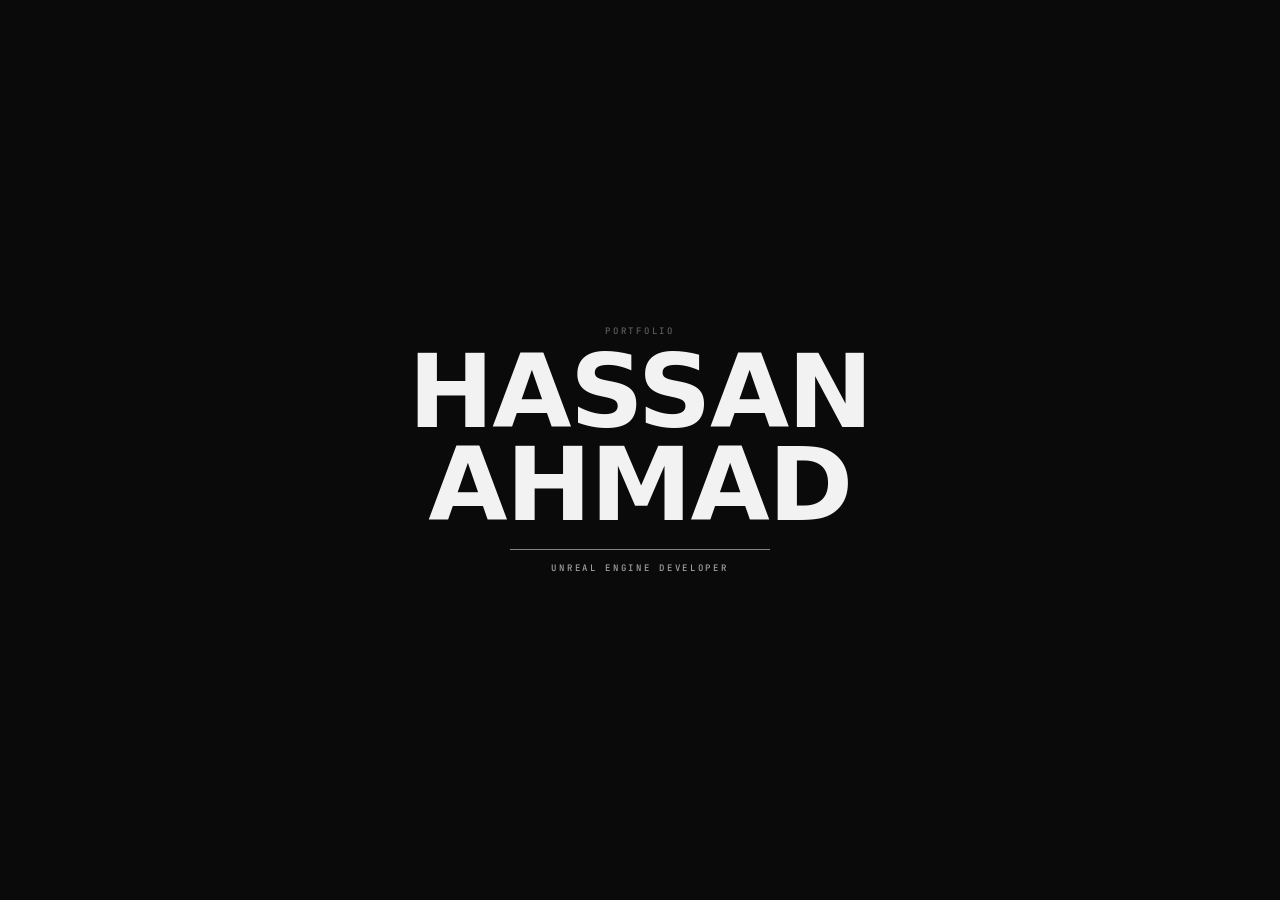
<file: index.html>
<!doctype html>
<html lang="en">
<head>
  <meta charset="utf-8">
  <meta name="viewport" content="width=device-width, initial-scale=1">
  <meta name="theme-color" content="#0a0a0a">
  <meta name="description" content="Hassan Ahmad is an Unreal Engine developer and systems programmer building production plugins, automated pipelines, real-time tools, and web-connected 3D experiences.">
  <meta property="og:title" content="Hassan Ahmad — Unreal Engine Developer">
  <meta property="og:description" content="Production Unreal Engine tools, real-time systems, AI workflows, and browser-connected 3D experiences.">
  <meta property="og:image" content="assets/hero-cinematic-unreal.webp">
  <meta property="og:type" content="website">
  <title>Hassan Ahmad — Unreal Engine Developer</title>
  <link rel="icon" href="assets/portfolio-mark.svg" type="image/svg+xml">
  <link rel="preconnect" href="https://api.fontshare.com" crossorigin>
  <link rel="preconnect" href="https://fonts.googleapis.com">
  <link rel="preconnect" href="https://fonts.gstatic.com" crossorigin>
  <link href="https://api.fontshare.com/v2/css?f[]=clash-grotesk@500,600,700&f[]=satoshi@400,500,700&display=swap" rel="stylesheet">
  <link href="https://fonts.googleapis.com/css2?family=JetBrains+Mono:wght@400;500&display=swap" rel="stylesheet">
  <link rel="stylesheet" href="styles.css?v=20261106-work">
  <script src="script.js?v=20261106-work" defer></script>
</head>
<body class="is-loading">
  <a class="skip-link" href="#main">Skip to content</a>

  <!-- Loading screen -->
  <div class="loader" data-loader aria-hidden="true">
    <div class="loader-inner">
      <p class="loader-eyebrow">Portfolio</p>
      <p class="loader-name"><span>Hassan</span><span>Ahmad</span></p>
      <span class="loader-rule"></span>
      <p class="loader-role">Unreal Engine Developer</p>
    </div>
  </div>

  <main id="main">
    <!-- Hero -->
    <section class="hero" id="top">
      <div class="hero-top">
        <p class="eyebrow">Portfolio / Unreal / Tools / Real-time</p>
        <h1 class="hero-name"><span>Hassan</span><span>Ahmad</span></h1>
        <span class="hero-rule"></span>
        <p class="hero-role" data-rotator>
          <span class="is-active">Unreal Engine Developer</span>
          <span>Real-time Systems</span>
          <span>Plugins &amp; Pipelines</span>
          <span>AI Workflows</span>
        </p>
        <div class="hero-actions">
          <a class="pill pill-solid" href="work/">Explore work <span aria-hidden="true">→</span></a>
          <a class="pill" href="mailto:hassanahmadofficial1@gmail.com">Get in touch</a>
        </div>
      </div>

      <div class="hero-cards">
        <a class="hero-card" href="work/#tools" data-card>
          <div class="hero-card-media">
            <img src="assets/project-directsplat-shot.webp" alt="" data-slide="DirectSplat — Unreal scenes to the web" class="is-active">
          </div>
          <div class="hero-card-copy">
            <h2>Tools &amp; Plugins</h2>
            <p class="hero-card-sub" data-card-sub>DirectSplat — Unreal scenes to the web</p>
            <div class="hero-card-dots" data-card-dots></div>
          </div>
        </a>
        <a class="hero-card" href="work/#ai" data-card>
          <div class="hero-card-media">
            <img src="assets/project-cinematic-ai-shot.webp" alt="" data-slide="CinematicAI — level sequences from a reference" class="is-active">
            <img src="assets/project-ai-blueprint-shot.webp" alt="" data-slide="AI Blueprint — graphs from language" loading="lazy">
          </div>
          <div class="hero-card-copy">
            <h2>AI Powered</h2>
            <p class="hero-card-sub" data-card-sub>CinematicAI — camera shots generator</p>
            <div class="hero-card-dots" data-card-dots></div>
          </div>
        </a>
        <a class="hero-card" href="work/#live" data-card>
          <div class="hero-card-media">
            <img src="assets/project-firework-shot.webp" alt="" data-slide="Firework System — stage pyrotechnics" class="is-active">
            <img src="assets/project-lighting-shot.webp" alt="" data-slide="Lighting Sequences — beam &amp; laser control" loading="lazy">
          </div>
          <div class="hero-card-copy">
            <h2>Concert Systems</h2>
            <p class="hero-card-sub" data-card-sub>Firework System — stage pyrotechnics</p>
            <div class="hero-card-dots" data-card-dots></div>
          </div>
        </a>
      </div>
    </section>

  </main>

  <!-- Bottom bar -->
  <nav class="dock" aria-label="Primary navigation">
    <a class="dock-brand" href="./"><span class="dock-mark">H</span><span>Hassan Ahmad</span></a>
    <div class="dock-links">
      <a href="./" class="is-active">Home</a>
      <a href="work/">Work</a>
      <a href="about/">About</a>
      <a href="about/#contact">Contact</a>
    </div>
    <div class="dock-icons">
      <a href="https://github.com/HassanAhmad7" target="_blank" rel="noreferrer" aria-label="GitHub"><svg viewBox="0 0 24 24" aria-hidden="true"><path d="M12 .5a12 12 0 0 0-3.8 23.4c.6.1.8-.3.8-.6v-2.2c-3.3.7-4-1.4-4-1.4-.6-1.4-1.4-1.8-1.4-1.8-1.1-.7.1-.7.1-.7 1.2.1 1.8 1.2 1.8 1.2 1.1 1.8 2.8 1.3 3.5 1 .1-.8.4-1.3.8-1.6-2.7-.3-5.5-1.3-5.5-5.9 0-1.3.5-2.4 1.2-3.2-.1-.3-.5-1.5.1-3.2 0 0 1-.3 3.3 1.2a11.5 11.5 0 0 1 6 0c2.3-1.5 3.3-1.2 3.3-1.2.6 1.7.2 2.9.1 3.2.8.8 1.2 1.9 1.2 3.2 0 4.6-2.8 5.6-5.5 5.9.4.4.8 1.1.8 2.2v3.3c0 .3.2.7.8.6A12 12 0 0 0 12 .5z"/></svg></a>
      <a href="mailto:hassanahmadofficial1@gmail.com" aria-label="Email"><svg viewBox="0 0 24 24" aria-hidden="true"><path d="M2 5h20v14H2z" fill="none" stroke="currentColor" stroke-width="1.8"/><path d="m2 6 10 7 10-7" fill="none" stroke="currentColor" stroke-width="1.8"/></svg></a>
      <a href="assets/hassan-ahmad-resume.pdf" target="_blank" rel="noopener" aria-label="Resume"><svg viewBox="0 0 24 24" aria-hidden="true"><path d="M6 2h8l5 5v15H6z" fill="none" stroke="currentColor" stroke-width="1.8"/><path d="M14 2v5h5M9 12h7M9 16h7" fill="none" stroke="currentColor" stroke-width="1.8"/></svg></a>
    </div>
  </nav>
</body>
</html>
</file>
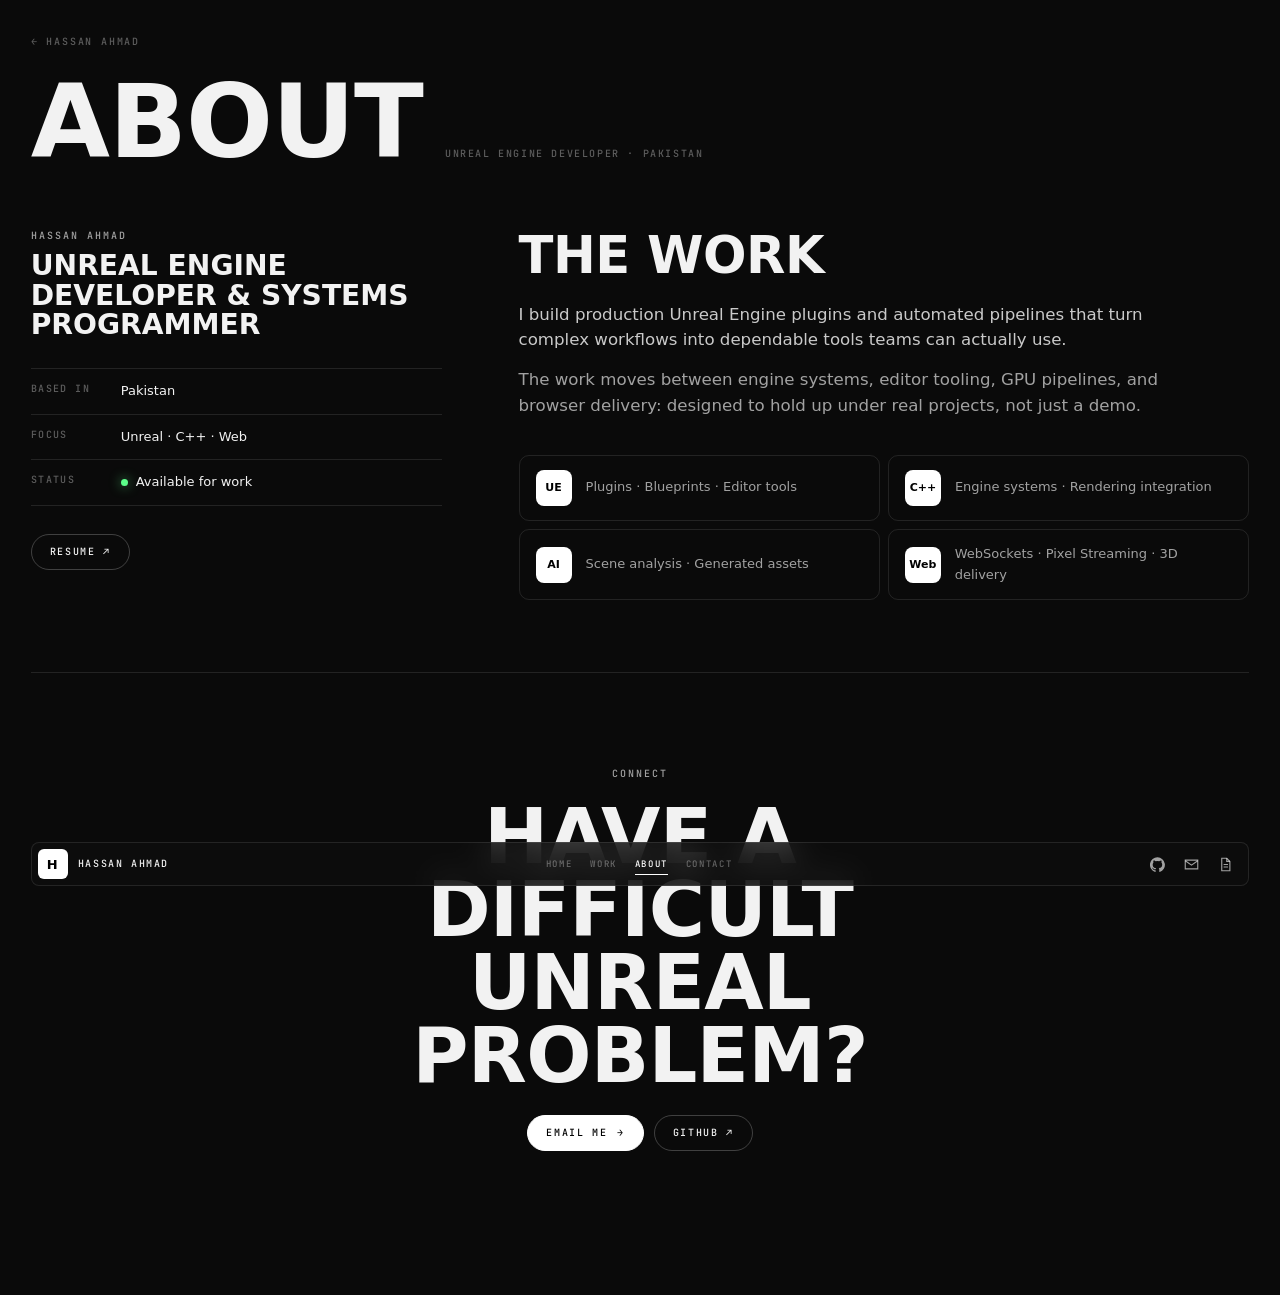
<file: about/index.html>
<!doctype html>
<html lang="en">
<head>
  <meta charset="utf-8">
  <meta name="viewport" content="width=device-width, initial-scale=1">
  <meta name="theme-color" content="#0a0a0a">
  <meta name="description" content="About Hassan Ahmad, Unreal Engine developer and systems programmer.">
  <title>About — Hassan Ahmad</title>
  <link rel="icon" href="../assets/portfolio-mark.svg" type="image/svg+xml">
  <link rel="preconnect" href="https://api.fontshare.com" crossorigin>
  <link rel="preconnect" href="https://fonts.googleapis.com">
  <link rel="preconnect" href="https://fonts.gstatic.com" crossorigin>
  <link href="https://api.fontshare.com/v2/css?f[]=clash-grotesk@500,600,700&f[]=satoshi@400,500,700&display=swap" rel="stylesheet">
  <link href="https://fonts.googleapis.com/css2?family=JetBrains+Mono:wght@400;500&display=swap" rel="stylesheet">
  <link rel="stylesheet" href="../styles.css?v=20261106-work">
  <script src="../script.js?v=20261106-work" defer></script>
</head>
<body class="is-ready page">
  <a class="skip-link" href="#main">Skip to content</a>

  <main id="main" class="page-main">
    <header class="page-head">
      <a class="back" href="../">← Hassan Ahmad</a>
      <div class="page-title">
        <h1>About</h1>
        <p class="page-meta">Unreal Engine developer · Pakistan</p>
      </div>
    </header>

    <section class="about" id="about">
      <div class="about-grid">
        <div class="about-meta">
          <p class="eyebrow">Hassan Ahmad</p>
          <p class="about-role">Unreal Engine Developer &amp; Systems Programmer</p>
          <dl class="about-facts">
            <div><dt>Based in</dt><dd>Pakistan</dd></div>
            <div><dt>Focus</dt><dd>Unreal · C++ · Web</dd></div>
            <div><dt>Status</dt><dd><span class="dot"></span> Available for work</dd></div>
          </dl>
          <a class="pill" href="../assets/hassan-ahmad-resume.pdf" target="_blank" rel="noopener">Resume ↗</a>
        </div>
        <div class="about-copy">
          <h2>The work</h2>
          <p>I build production Unreal Engine plugins and automated pipelines that turn complex workflows into dependable tools teams can actually use.</p>
          <p>The work moves between engine systems, editor tooling, GPU pipelines, and browser delivery: designed to hold up under real projects, not just a demo.</p>
          <ul class="stack">
            <li><span>UE</span> Plugins · Blueprints · Editor tools</li>
            <li><span>C++</span> Engine systems · Rendering integration</li>
            <li><span>AI</span> Scene analysis · Generated assets</li>
            <li><span>Web</span> WebSockets · Pixel Streaming · 3D delivery</li>
          </ul>
        </div>
      </div>
    </section>

    <section class="contact" id="contact">
      <p class="eyebrow">Connect</p>
      <h2>Have a difficult Unreal problem?</h2>
      <div class="contact-actions">
        <a class="pill pill-solid" href="mailto:hassanahmadofficial1@gmail.com">Email me <span aria-hidden="true">→</span></a>
        <a class="pill" href="https://github.com/HassanAhmad7" target="_blank" rel="noreferrer">GitHub ↗</a>
      </div>
    </section>
  </main>

  <nav class="dock" aria-label="Primary navigation">
    <a class="dock-brand" href="../"><span class="dock-mark">H</span><span>Hassan Ahmad</span></a>
    <div class="dock-links">
      <a href="../">Home</a>
      <a href="../work/">Work</a>
      <a href="./" class="is-active">About</a>
      <a href="#contact">Contact</a>
    </div>
    <div class="dock-icons">
      <a href="https://github.com/HassanAhmad7" target="_blank" rel="noreferrer" aria-label="GitHub"><svg viewBox="0 0 24 24" aria-hidden="true"><path d="M12 .5a12 12 0 0 0-3.8 23.4c.6.1.8-.3.8-.6v-2.2c-3.3.7-4-1.4-4-1.4-.6-1.4-1.4-1.8-1.4-1.8-1.1-.7.1-.7.1-.7 1.2.1 1.8 1.2 1.8 1.2 1.1 1.8 2.8 1.3 3.5 1 .1-.8.4-1.3.8-1.6-2.7-.3-5.5-1.3-5.5-5.9 0-1.3.5-2.4 1.2-3.2-.1-.3-.5-1.5.1-3.2 0 0 1-.3 3.3 1.2a11.5 11.5 0 0 1 6 0c2.3-1.5 3.3-1.2 3.3-1.2.6 1.7.2 2.9.1 3.2.8.8 1.2 1.9 1.2 3.2 0 4.6-2.8 5.6-5.5 5.9.4.4.8 1.1.8 2.2v3.3c0 .3.2.7.8.6A12 12 0 0 0 12 .5z"/></svg></a>
      <a href="mailto:hassanahmadofficial1@gmail.com" aria-label="Email"><svg viewBox="0 0 24 24" aria-hidden="true"><path d="M2 5h20v14H2z" fill="none" stroke="currentColor" stroke-width="1.8"/><path d="m2 6 10 7 10-7" fill="none" stroke="currentColor" stroke-width="1.8"/></svg></a>
      <a href="../assets/hassan-ahmad-resume.pdf" target="_blank" rel="noopener" aria-label="Resume"><svg viewBox="0 0 24 24" aria-hidden="true"><path d="M6 2h8l5 5v15H6z" fill="none" stroke="currentColor" stroke-width="1.8"/><path d="M14 2v5h5M9 12h7M9 16h7" fill="none" stroke="currentColor" stroke-width="1.8"/></svg></a>
    </div>
  </nav>
</body>
</html>
</file>
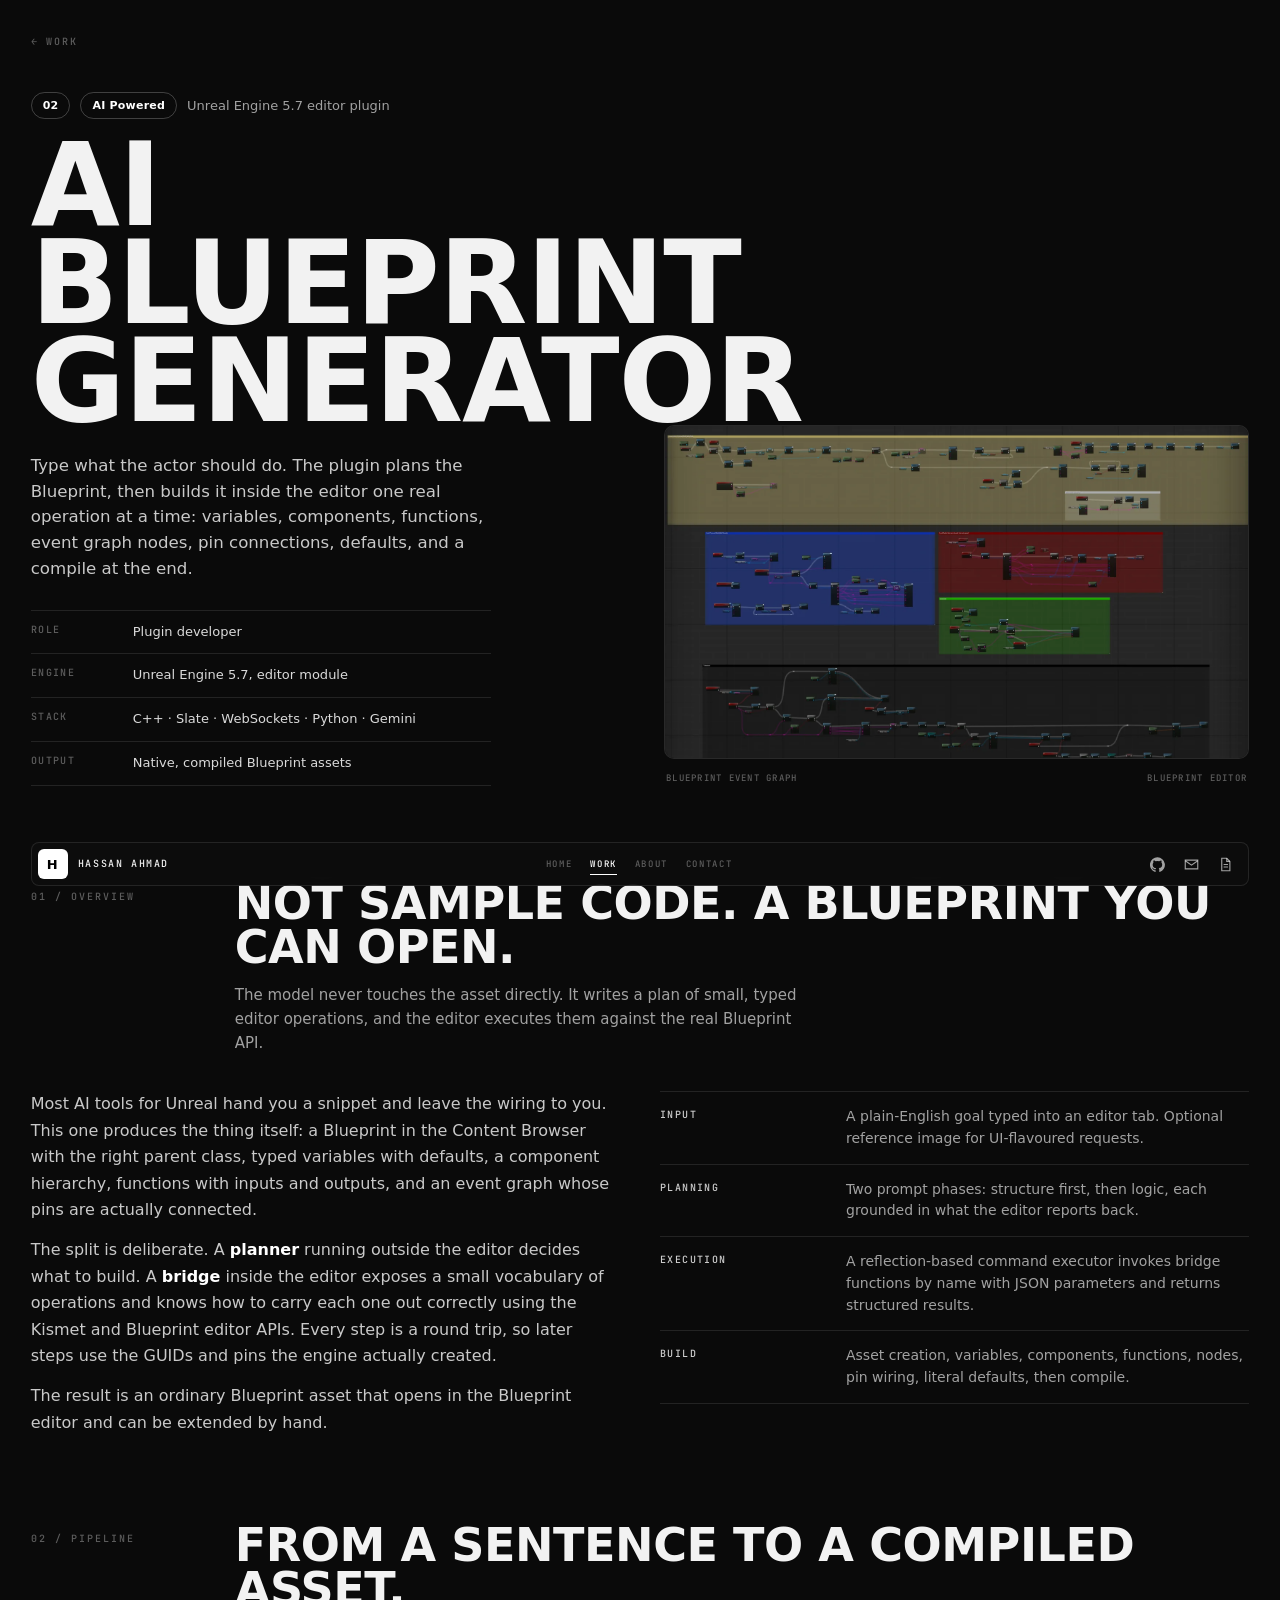
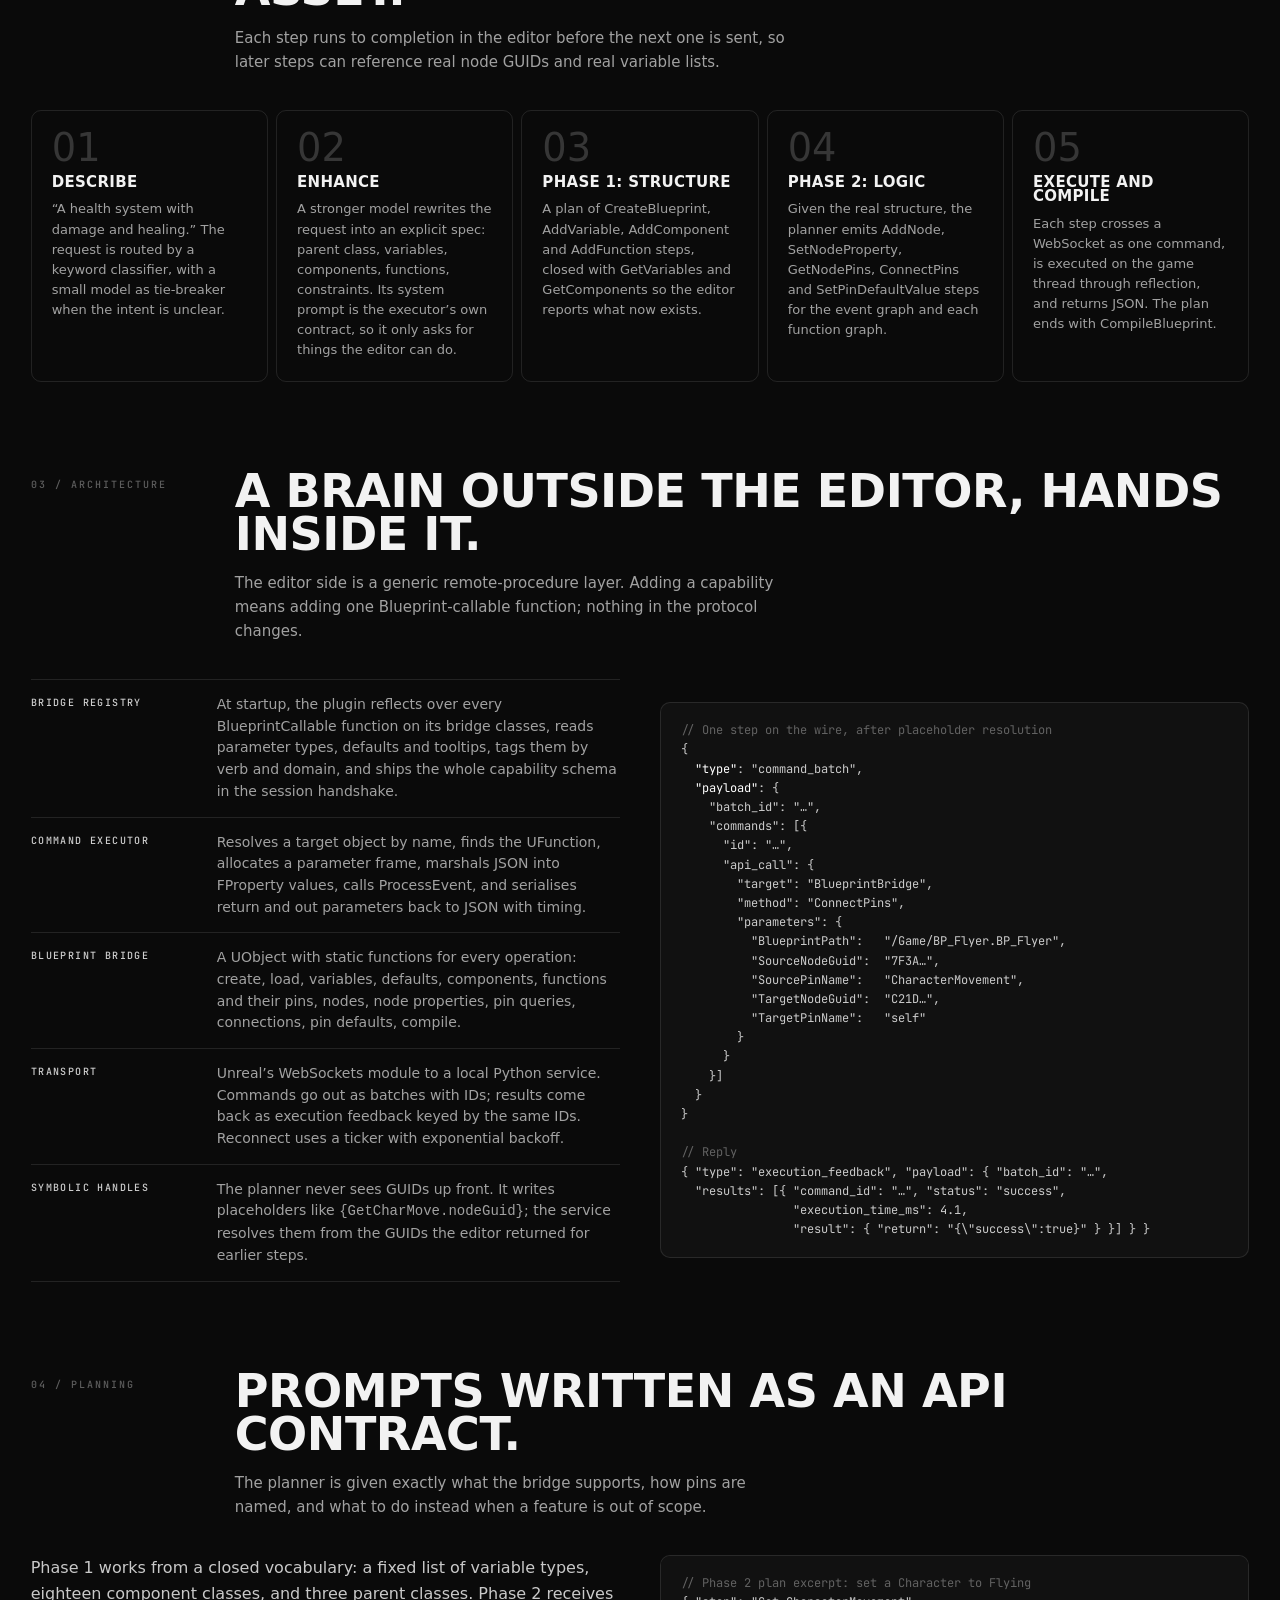
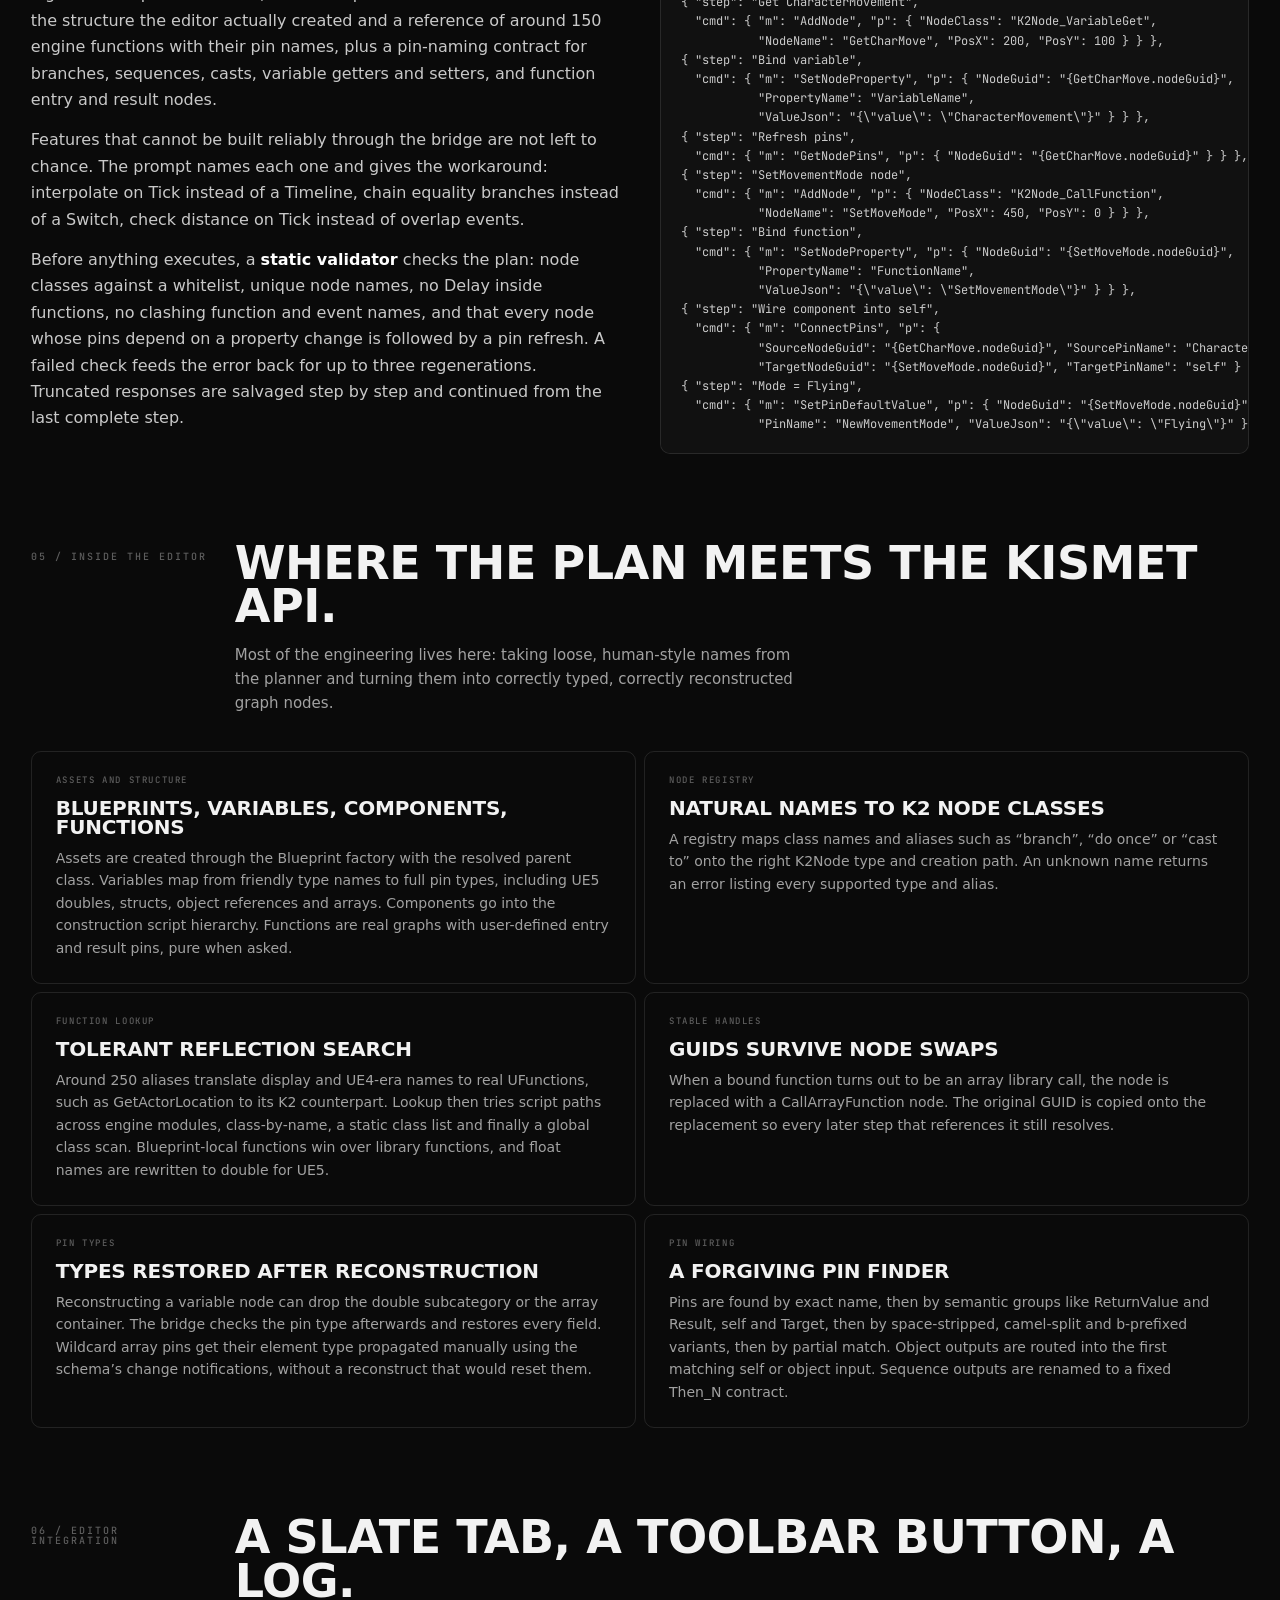
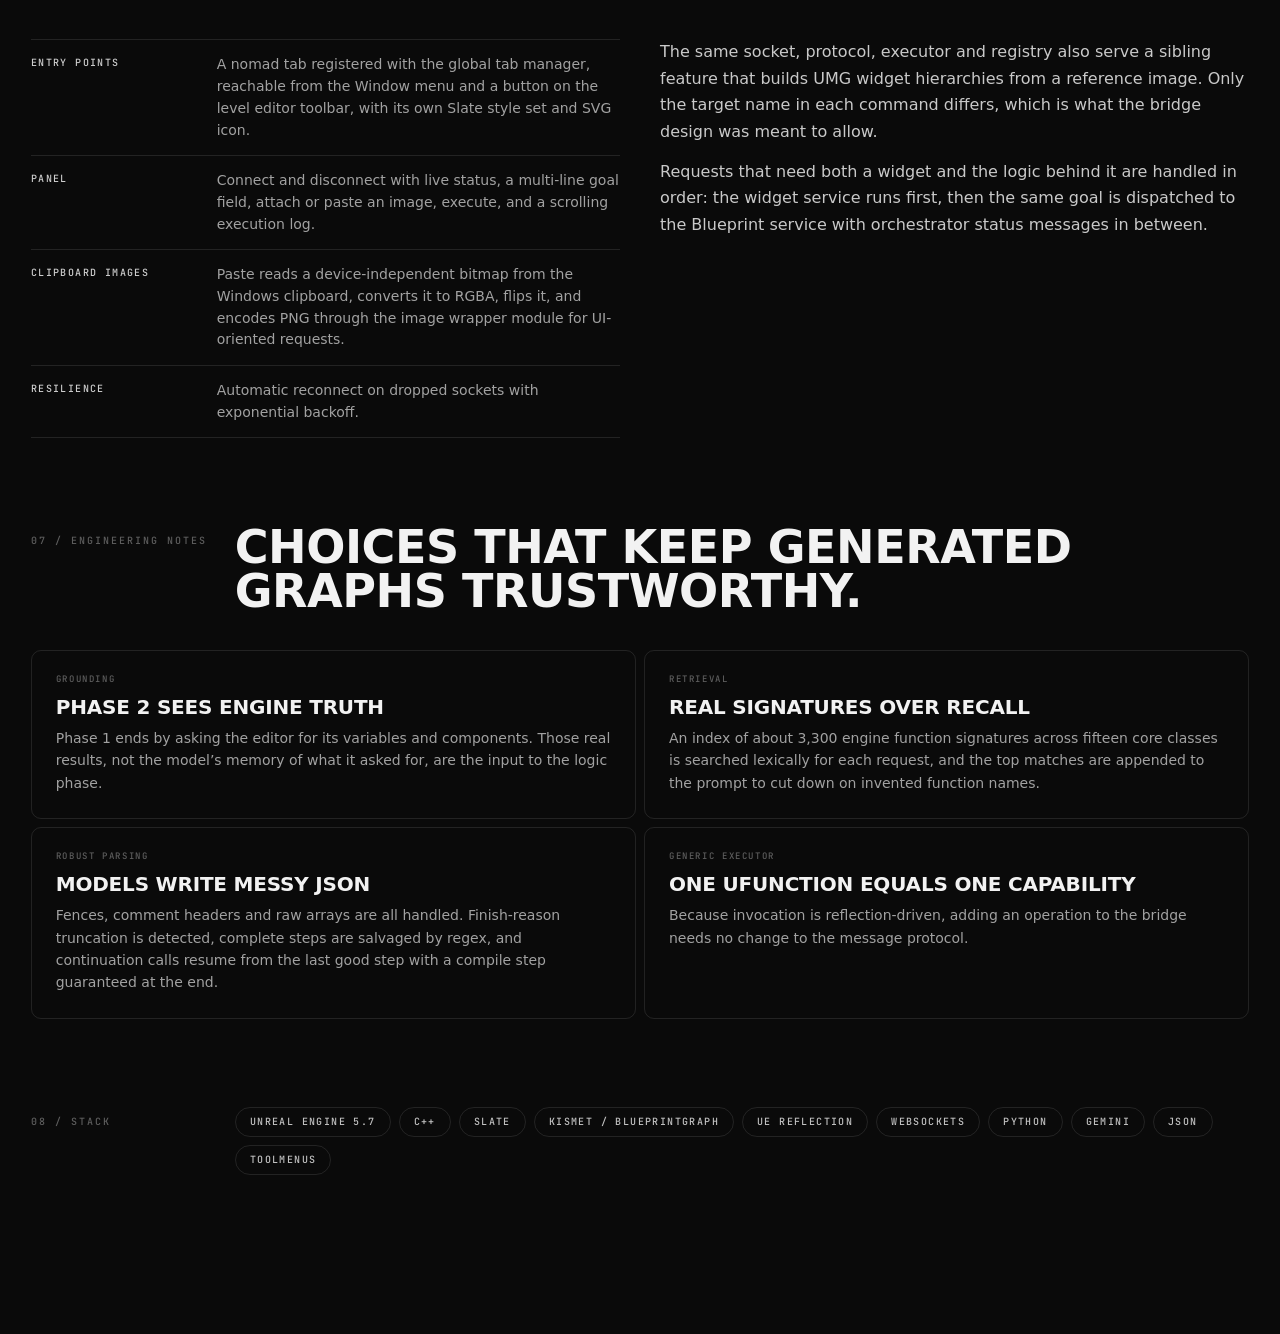
<file: ai-blueprint/index.html>
<!doctype html>
<html lang="en">
<head>
  <meta charset="utf-8">
  <meta name="viewport" content="width=device-width, initial-scale=1">
  <meta name="theme-color" content="#0a0a0a">
  <meta name="description" content="AI Blueprint Generator is an Unreal Engine 5.7 editor plugin by Hassan Ahmad that turns a natural-language request into a real, compiled Blueprint: variables, components, functions, event graph nodes and pin-level connections.">
  <meta property="og:title" content="AI Blueprint Generator — Hassan Ahmad">
  <meta property="og:description" content="A plain-English request becomes a compiled Blueprint, built node by node inside the editor.">
  <meta property="og:image" content="../assets/ai-blueprint/graph-overview.webp">
  <meta property="og:type" content="website">
  <title>AI Blueprint Generator — Hassan Ahmad</title>
  <link rel="icon" href="../assets/portfolio-mark.svg" type="image/svg+xml">
  <link rel="preconnect" href="https://api.fontshare.com" crossorigin>
  <link rel="preconnect" href="https://fonts.googleapis.com">
  <link rel="preconnect" href="https://fonts.gstatic.com" crossorigin>
  <link href="https://api.fontshare.com/v2/css?f[]=clash-grotesk@500,600,700&f[]=satoshi@400,500,700&display=swap" rel="stylesheet">
  <link href="https://fonts.googleapis.com/css2?family=JetBrains+Mono:wght@400;500&display=swap" rel="stylesheet">
  <link rel="stylesheet" href="../styles.css?v=20261106-case6">
  <link rel="stylesheet" href="../case.css?v=20261106-case6">
</head>
<body class="is-ready page">
  <a class="skip-link" href="#main">Skip to content</a>

  <main id="main" class="cs-main">
    <header class="cs-head">
      <a class="back" href="../work/#ai">← Work</a>
      <div class="cs-hero">
        <div>
          <p class="cs-tagline"><span class="cs-tag">02</span><span class="cs-tag">AI Powered</span><span>Unreal Engine 5.7 editor plugin</span></p>
          <h1>AI Blueprint<br>Generator</h1>
          <p class="cs-lede">Type what the actor should do. The plugin plans the Blueprint, then builds it inside the editor one real operation at a time: variables, components, functions, event graph nodes, pin connections, defaults, and a compile at the end.</p>
          <dl class="cs-meta">
            <div><dt>Role</dt><dd>Plugin developer</dd></div>
            <div><dt>Engine</dt><dd>Unreal Engine 5.7, editor module</dd></div>
            <div><dt>Stack</dt><dd>C++ · Slate · WebSockets · Python · Gemini</dd></div>
            <div><dt>Output</dt><dd>Native, compiled Blueprint assets</dd></div>
          </dl>
        </div>
        <figure class="cs-figure cs-hero-figure">
          <img src="../assets/ai-blueprint/graph-overview.webp" alt="An Unreal Engine Blueprint event graph, zoomed out, with several colour-coded comment groups of connected nodes">
          <figcaption><span>Blueprint event graph</span><span>Blueprint editor</span></figcaption>
        </figure>
      </div>
    </header>

    <!-- Overview -->
    <section class="cs-section" id="overview">
      <div class="cs-section-head">
        <span class="cs-index">01 / Overview</span>
        <div>
          <h2>Not sample code. A Blueprint you can open.</h2>
          <p>The model never touches the asset directly. It writes a plan of small, typed editor operations, and the editor executes them against the real Blueprint API.</p>
        </div>
      </div>
      <div class="cs-two">
        <div class="cs-prose">
          <p>Most AI tools for Unreal hand you a snippet and leave the wiring to you. This one produces the thing itself: a Blueprint in the Content Browser with the right parent class, typed variables with defaults, a component hierarchy, functions with inputs and outputs, and an event graph whose pins are actually connected.</p>
          <p>The split is deliberate. A <strong>planner</strong> running outside the editor decides what to build. A <strong>bridge</strong> inside the editor exposes a small vocabulary of operations and knows how to carry each one out correctly using the Kismet and Blueprint editor APIs. Every step is a round trip, so later steps use the GUIDs and pins the engine actually created.</p>
          <p>The result is an ordinary Blueprint asset that opens in the Blueprint editor and can be extended by hand.</p>
        </div>
        <ul class="cs-spec">
          <li><b>Input</b><span>A plain-English goal typed into an editor tab. Optional reference image for UI-flavoured requests.</span></li>
          <li><b>Planning</b><span>Two prompt phases: structure first, then logic, each grounded in what the editor reports back.</span></li>
          <li><b>Execution</b><span>A reflection-based command executor invokes bridge functions by name with JSON parameters and returns structured results.</span></li>
          <li><b>Build</b><span>Asset creation, variables, components, functions, nodes, pin wiring, literal defaults, then compile.</span></li>
        </ul>
      </div>
    </section>

    <!-- Pipeline -->
    <section class="cs-section" id="pipeline">
      <div class="cs-section-head">
        <span class="cs-index">02 / Pipeline</span>
        <div>
          <h2>From a sentence to a compiled asset.</h2>
          <p>Each step runs to completion in the editor before the next one is sent, so later steps can reference real node GUIDs and real variable lists.</p>
        </div>
      </div>
      <div class="cs-steps">
        <article class="cs-step"><span>01</span><h3>Describe</h3><p>“A health system with damage and healing.” The request is routed by a keyword classifier, with a small model as tie-breaker when the intent is unclear.</p></article>
        <article class="cs-step"><span>02</span><h3>Enhance</h3><p>A stronger model rewrites the request into an explicit spec: parent class, variables, components, functions, constraints. Its system prompt is the executor’s own contract, so it only asks for things the editor can do.</p></article>
        <article class="cs-step"><span>03</span><h3>Phase 1: structure</h3><p>A plan of CreateBlueprint, AddVariable, AddComponent and AddFunction steps, closed with GetVariables and GetComponents so the editor reports what now exists.</p></article>
        <article class="cs-step"><span>04</span><h3>Phase 2: logic</h3><p>Given the real structure, the planner emits AddNode, SetNodeProperty, GetNodePins, ConnectPins and SetPinDefaultValue steps for the event graph and each function graph.</p></article>
        <article class="cs-step"><span>05</span><h3>Execute and compile</h3><p>Each step crosses a WebSocket as one command, is executed on the game thread through reflection, and returns JSON. The plan ends with CompileBlueprint.</p></article>
      </div>
    </section>

    <!-- Architecture -->
    <section class="cs-section" id="architecture">
      <div class="cs-section-head">
        <span class="cs-index">03 / Architecture</span>
        <div>
          <h2>A brain outside the editor, hands inside it.</h2>
          <p>The editor side is a generic remote-procedure layer. Adding a capability means adding one Blueprint-callable function; nothing in the protocol changes.</p>
        </div>
      </div>
      <div class="cs-two">
        <ul class="cs-spec">
          <li><b>Bridge registry</b><span>At startup, the plugin reflects over every BlueprintCallable function on its bridge classes, reads parameter types, defaults and tooltips, tags them by verb and domain, and ships the whole capability schema in the session handshake.</span></li>
          <li><b>Command executor</b><span>Resolves a target object by name, finds the UFunction, allocates a parameter frame, marshals JSON into FProperty values, calls ProcessEvent, and serialises return and out parameters back to JSON with timing.</span></li>
          <li><b>Blueprint bridge</b><span>A UObject with static functions for every operation: create, load, variables, defaults, components, functions and their pins, nodes, node properties, pin queries, connections, pin defaults, compile.</span></li>
          <li><b>Transport</b><span>Unreal’s WebSockets module to a local Python service. Commands go out as batches with IDs; results come back as execution feedback keyed by the same IDs. Reconnect uses a ticker with exponential backoff.</span></li>
          <li><b>Symbolic handles</b><span>The planner never sees GUIDs up front. It writes placeholders like <code>{GetCharMove.nodeGuid}</code>; the service resolves them from the GUIDs the editor returned for earlier steps.</span></li>
        </ul>
        <pre class="cs-code"><span class="c">// One step on the wire, after placeholder resolution</span>
{
  <span class="k">"type"</span>: "command_batch",
  <span class="k">"payload"</span>: {
    "batch_id": "…",
    "commands": [{
      "id": "…",
      "api_call": {
        "target": "BlueprintBridge",
        "method": "ConnectPins",
        "parameters": {
          "BlueprintPath":   "/Game/BP_Flyer.BP_Flyer",
          "SourceNodeGuid":  "7F3A…",
          "SourcePinName":   "CharacterMovement",
          "TargetNodeGuid":  "C21D…",
          "TargetPinName":   "self"
        }
      }
    }]
  }
}

<span class="c">// Reply</span>
{ "type": "execution_feedback", "payload": { "batch_id": "…",
  "results": [{ "command_id": "…", "status": "success",
                "execution_time_ms": 4.1,
                "result": { "return": "{\"success\":true}" } }] } }</pre>
      </div>
    </section>

    <!-- Planning -->
    <section class="cs-section" id="planning">
      <div class="cs-section-head">
        <span class="cs-index">04 / Planning</span>
        <div>
          <h2>Prompts written as an API contract.</h2>
          <p>The planner is given exactly what the bridge supports, how pins are named, and what to do instead when a feature is out of scope.</p>
        </div>
      </div>
      <div class="cs-two">
        <div class="cs-prose">
          <p>Phase 1 works from a closed vocabulary: a fixed list of variable types, eighteen component classes, and three parent classes. Phase 2 receives the structure the editor actually created and a reference of around 150 engine functions with their pin names, plus a pin-naming contract for branches, sequences, casts, variable getters and setters, and function entry and result nodes.</p>
          <p>Features that cannot be built reliably through the bridge are not left to chance. The prompt names each one and gives the workaround: interpolate on Tick instead of a Timeline, chain equality branches instead of a Switch, check distance on Tick instead of overlap events.</p>
          <p>Before anything executes, a <strong>static validator</strong> checks the plan: node classes against a whitelist, unique node names, no Delay inside functions, no clashing function and event names, and that every node whose pins depend on a property change is followed by a pin refresh. A failed check feeds the error back for up to three regenerations. Truncated responses are salvaged step by step and continued from the last complete step.</p>
        </div>
        <pre class="cs-code"><span class="c">// Phase 2 plan excerpt: set a Character to Flying</span>
{ "step": "Get CharacterMovement",
  "cmd": { "m": "AddNode", "p": { "NodeClass": "K2Node_VariableGet",
           "NodeName": "GetCharMove", "PosX": 200, "PosY": 100 } } },
{ "step": "Bind variable",
  "cmd": { "m": "SetNodeProperty", "p": { "NodeGuid": "{GetCharMove.nodeGuid}",
           "PropertyName": "VariableName",
           "ValueJson": "{\"value\": \"CharacterMovement\"}" } } },
{ "step": "Refresh pins",
  "cmd": { "m": "GetNodePins", "p": { "NodeGuid": "{GetCharMove.nodeGuid}" } } },
{ "step": "SetMovementMode node",
  "cmd": { "m": "AddNode", "p": { "NodeClass": "K2Node_CallFunction",
           "NodeName": "SetMoveMode", "PosX": 450, "PosY": 0 } } },
{ "step": "Bind function",
  "cmd": { "m": "SetNodeProperty", "p": { "NodeGuid": "{SetMoveMode.nodeGuid}",
           "PropertyName": "FunctionName",
           "ValueJson": "{\"value\": \"SetMovementMode\"}" } } },
{ "step": "Wire component into self",
  "cmd": { "m": "ConnectPins", "p": {
           "SourceNodeGuid": "{GetCharMove.nodeGuid}", "SourcePinName": "CharacterMovement",
           "TargetNodeGuid": "{SetMoveMode.nodeGuid}", "TargetPinName": "self" } } },
{ "step": "Mode = Flying",
  "cmd": { "m": "SetPinDefaultValue", "p": { "NodeGuid": "{SetMoveMode.nodeGuid}",
           "PinName": "NewMovementMode", "ValueJson": "{\"value\": \"Flying\"}" } } }</pre>
      </div>
    </section>

    <!-- Editor-side build -->
    <section class="cs-section" id="build">
      <div class="cs-section-head">
        <span class="cs-index">05 / Inside the editor</span>
        <div>
          <h2>Where the plan meets the Kismet API.</h2>
          <p>Most of the engineering lives here: taking loose, human-style names from the planner and turning them into correctly typed, correctly reconstructed graph nodes.</p>
        </div>
      </div>
      <div class="cs-cards">
        <article class="cs-card"><small>Assets and structure</small><h3>Blueprints, variables, components, functions</h3><p>Assets are created through the Blueprint factory with the resolved parent class. Variables map from friendly type names to full pin types, including UE5 doubles, structs, object references and arrays. Components go into the construction script hierarchy. Functions are real graphs with user-defined entry and result pins, pure when asked.</p></article>
        <article class="cs-card"><small>Node registry</small><h3>Natural names to K2 node classes</h3><p>A registry maps class names and aliases such as “branch”, “do once” or “cast to” onto the right K2Node type and creation path. An unknown name returns an error listing every supported type and alias.</p></article>
        <article class="cs-card"><small>Function lookup</small><h3>Tolerant reflection search</h3><p>Around 250 aliases translate display and UE4-era names to real UFunctions, such as GetActorLocation to its K2 counterpart. Lookup then tries script paths across engine modules, class-by-name, a static class list and finally a global class scan. Blueprint-local functions win over library functions, and float names are rewritten to double for UE5.</p></article>
        <article class="cs-card"><small>Stable handles</small><h3>GUIDs survive node swaps</h3><p>When a bound function turns out to be an array library call, the node is replaced with a CallArrayFunction node. The original GUID is copied onto the replacement so every later step that references it still resolves.</p></article>
        <article class="cs-card"><small>Pin types</small><h3>Types restored after reconstruction</h3><p>Reconstructing a variable node can drop the double subcategory or the array container. The bridge checks the pin type afterwards and restores every field. Wildcard array pins get their element type propagated manually using the schema’s change notifications, without a reconstruct that would reset them.</p></article>
        <article class="cs-card"><small>Pin wiring</small><h3>A forgiving pin finder</h3><p>Pins are found by exact name, then by semantic groups like ReturnValue and Result, self and Target, then by space-stripped, camel-split and b-prefixed variants, then by partial match. Object outputs are routed into the first matching self or object input. Sequence outputs are renamed to a fixed Then_N contract.</p></article>
      </div>
    </section>

    <!-- Editor UI -->
    <section class="cs-section" id="ui">
      <div class="cs-section-head">
        <span class="cs-index">06 / Editor integration</span>
        <div>
          <h2>A Slate tab, a toolbar button, a log.</h2>
        </div>
      </div>
      <div class="cs-two">
        <ul class="cs-spec">
          <li><b>Entry points</b><span>A nomad tab registered with the global tab manager, reachable from the Window menu and a button on the level editor toolbar, with its own Slate style set and SVG icon.</span></li>
          <li><b>Panel</b><span>Connect and disconnect with live status, a multi-line goal field, attach or paste an image, execute, and a scrolling execution log.</span></li>
          <li><b>Clipboard images</b><span>Paste reads a device-independent bitmap from the Windows clipboard, converts it to RGBA, flips it, and encodes PNG through the image wrapper module for UI-oriented requests.</span></li>
          <li><b>Resilience</b><span>Automatic reconnect on dropped sockets with exponential backoff.</span></li>
        </ul>
        <div class="cs-prose">
          <p>The same socket, protocol, executor and registry also serve a sibling feature that builds UMG widget hierarchies from a reference image. Only the target name in each command differs, which is what the bridge design was meant to allow.</p>
          <p>Requests that need both a widget and the logic behind it are handled in order: the widget service runs first, then the same goal is dispatched to the Blueprint service with orchestrator status messages in between.</p>
        </div>
      </div>
    </section>

    <!-- Engineering -->
    <section class="cs-section" id="engineering">
      <div class="cs-section-head">
        <span class="cs-index">07 / Engineering notes</span>
        <div>
          <h2>Choices that keep generated graphs trustworthy.</h2>
        </div>
      </div>
      <div class="cs-cards">
        <article class="cs-card"><small>Grounding</small><h3>Phase 2 sees engine truth</h3><p>Phase 1 ends by asking the editor for its variables and components. Those real results, not the model’s memory of what it asked for, are the input to the logic phase.</p></article>
        <article class="cs-card"><small>Retrieval</small><h3>Real signatures over recall</h3><p>An index of about 3,300 engine function signatures across fifteen core classes is searched lexically for each request, and the top matches are appended to the prompt to cut down on invented function names.</p></article>
        <article class="cs-card"><small>Robust parsing</small><h3>Models write messy JSON</h3><p>Fences, comment headers and raw arrays are all handled. Finish-reason truncation is detected, complete steps are salvaged by regex, and continuation calls resume from the last good step with a compile step guaranteed at the end.</p></article>
        <article class="cs-card"><small>Generic executor</small><h3>One UFUNCTION equals one capability</h3><p>Because invocation is reflection-driven, adding an operation to the bridge needs no change to the message protocol.</p></article>
      </div>
    </section>

    <!-- Stack -->
    <section class="cs-section" id="stack">
      <div class="cs-section-head">
        <span class="cs-index">08 / Stack</span>
        <div class="cs-chips">
          <span>Unreal Engine 5.7</span><span>C++</span><span>Slate</span><span>Kismet / BlueprintGraph</span><span>UE Reflection</span><span>WebSockets</span><span>Python</span><span>Gemini</span><span>JSON</span><span>ToolMenus</span>
        </div>
      </div>
    </section>
  </main>

  <nav class="dock" aria-label="Primary navigation">
    <a class="dock-brand" href="../"><span class="dock-mark">H</span><span>Hassan Ahmad</span></a>
    <div class="dock-links">
      <a href="../">Home</a>
      <a href="../work/" class="is-active">Work</a>
      <a href="../about/">About</a>
      <a href="../about/#contact">Contact</a>
    </div>
    <div class="dock-icons">
      <a href="https://github.com/HassanAhmad7" target="_blank" rel="noreferrer" aria-label="GitHub"><svg viewBox="0 0 24 24" aria-hidden="true"><path d="M12 .5a12 12 0 0 0-3.8 23.4c.6.1.8-.3.8-.6v-2.2c-3.3.7-4-1.4-4-1.4-.6-1.4-1.4-1.8-1.4-1.8-1.1-.7.1-.7.1-.7 1.2.1 1.8 1.2 1.8 1.2 1.1 1.8 2.8 1.3 3.5 1 .1-.8.4-1.3.8-1.6-2.7-.3-5.5-1.3-5.5-5.9 0-1.3.5-2.4 1.2-3.2-.1-.3-.5-1.5.1-3.2 0 0 1-.3 3.3 1.2a11.5 11.5 0 0 1 6 0c2.3-1.5 3.3-1.2 3.3-1.2.6 1.7.2 2.9.1 3.2.8.8 1.2 1.9 1.2 3.2 0 4.6-2.8 5.6-5.5 5.9.4.4.8 1.1.8 2.2v3.3c0 .3.2.7.8.6A12 12 0 0 0 12 .5z"/></svg></a>
      <a href="mailto:hassanahmadofficial1@gmail.com" aria-label="Email"><svg viewBox="0 0 24 24" aria-hidden="true"><path d="M2 5h20v14H2z" fill="none" stroke="currentColor" stroke-width="1.8"/><path d="m2 6 10 7 10-7" fill="none" stroke="currentColor" stroke-width="1.8"/></svg></a>
      <a href="../assets/hassan-ahmad-resume.pdf" target="_blank" rel="noopener" aria-label="Resume"><svg viewBox="0 0 24 24" aria-hidden="true"><path d="M6 2h8l5 5v15H6z" fill="none" stroke="currentColor" stroke-width="1.8"/><path d="M14 2v5h5M9 12h7M9 16h7" fill="none" stroke="currentColor" stroke-width="1.8"/></svg></a>
    </div>
  </nav>
</body>
</html>
</file>
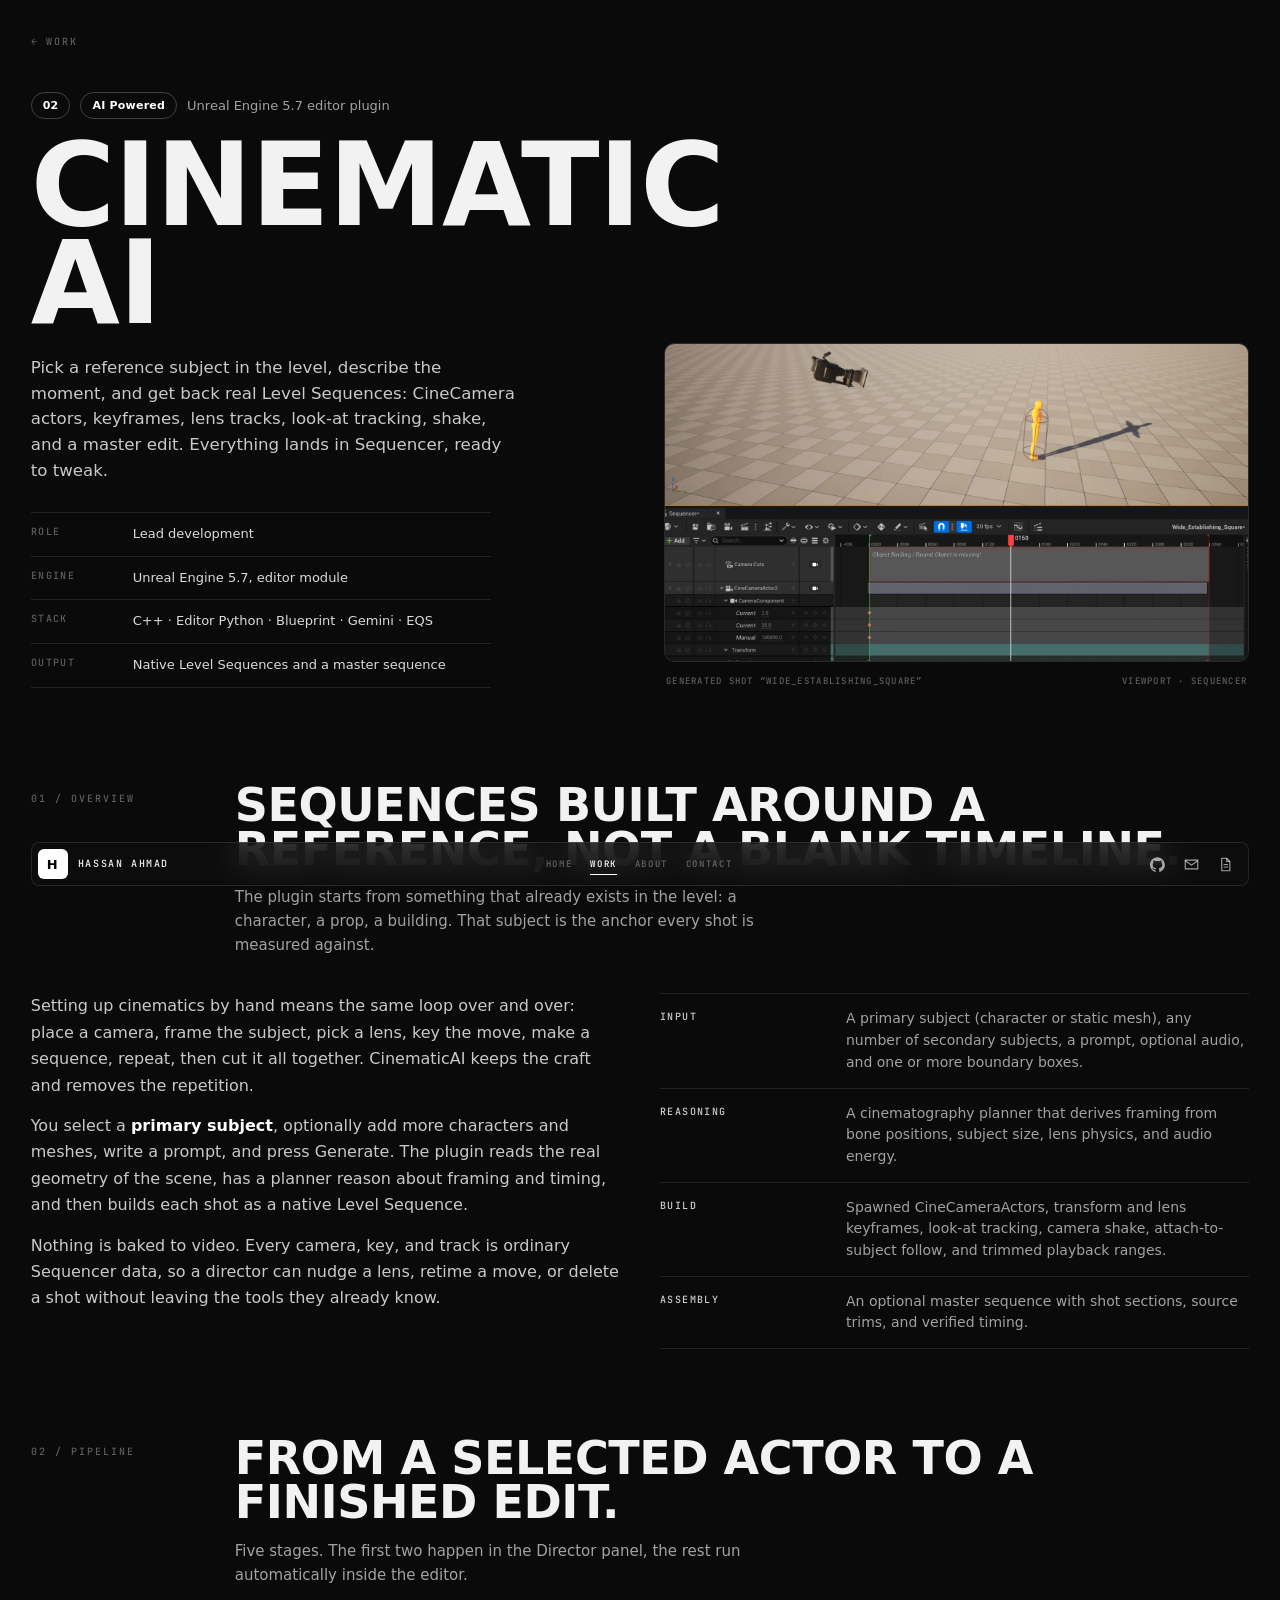
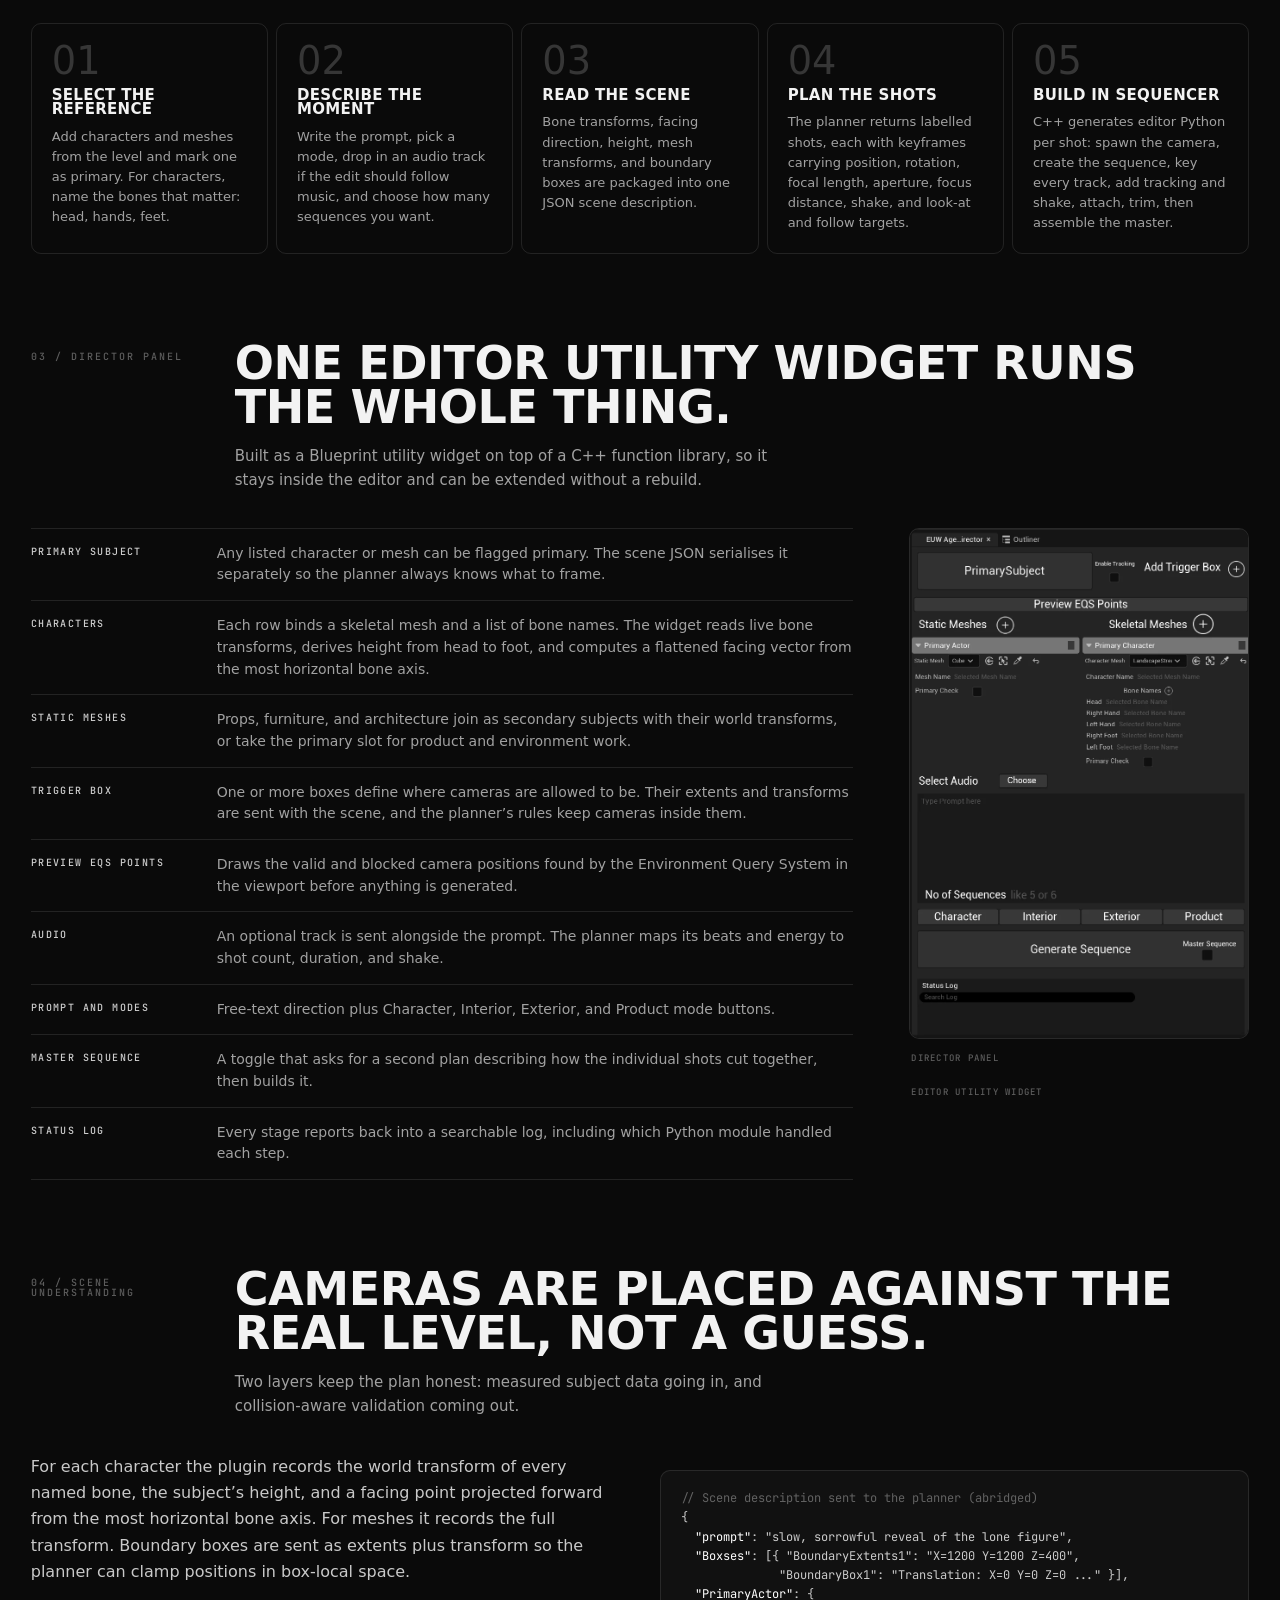
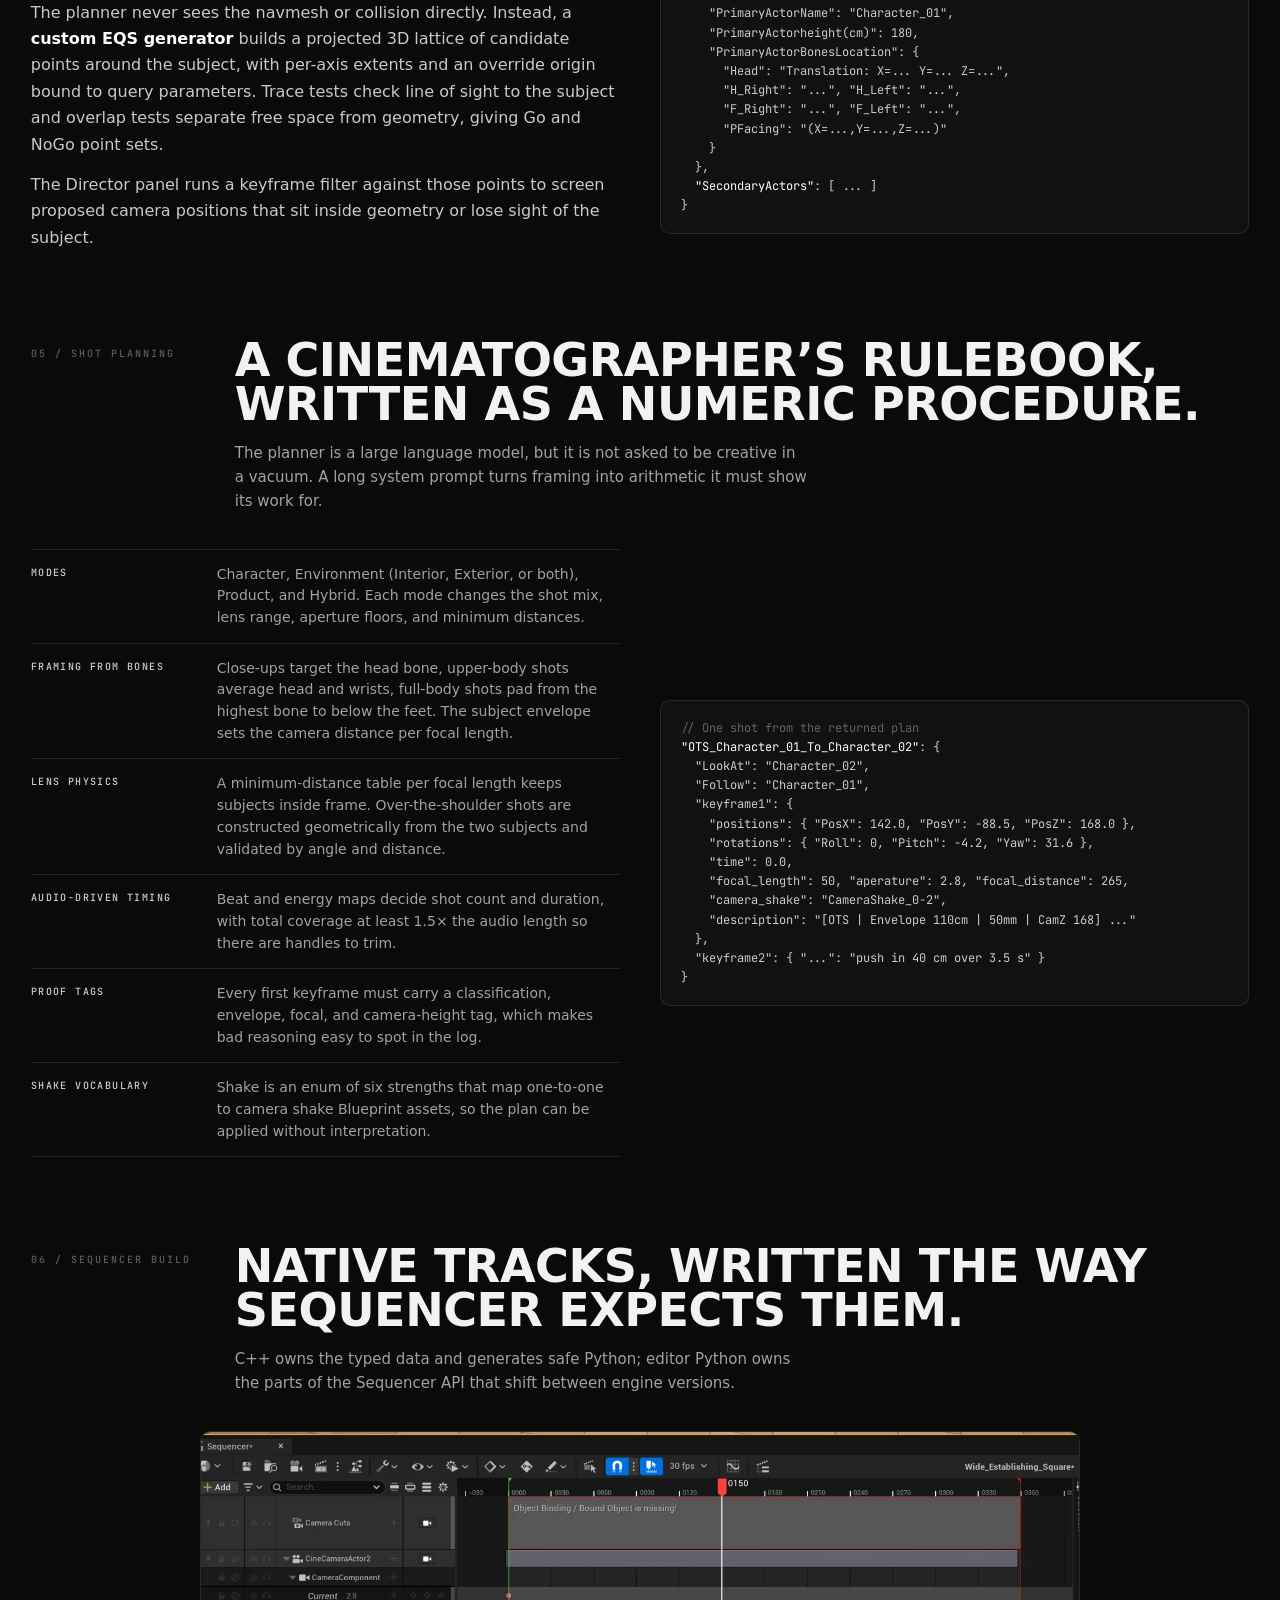
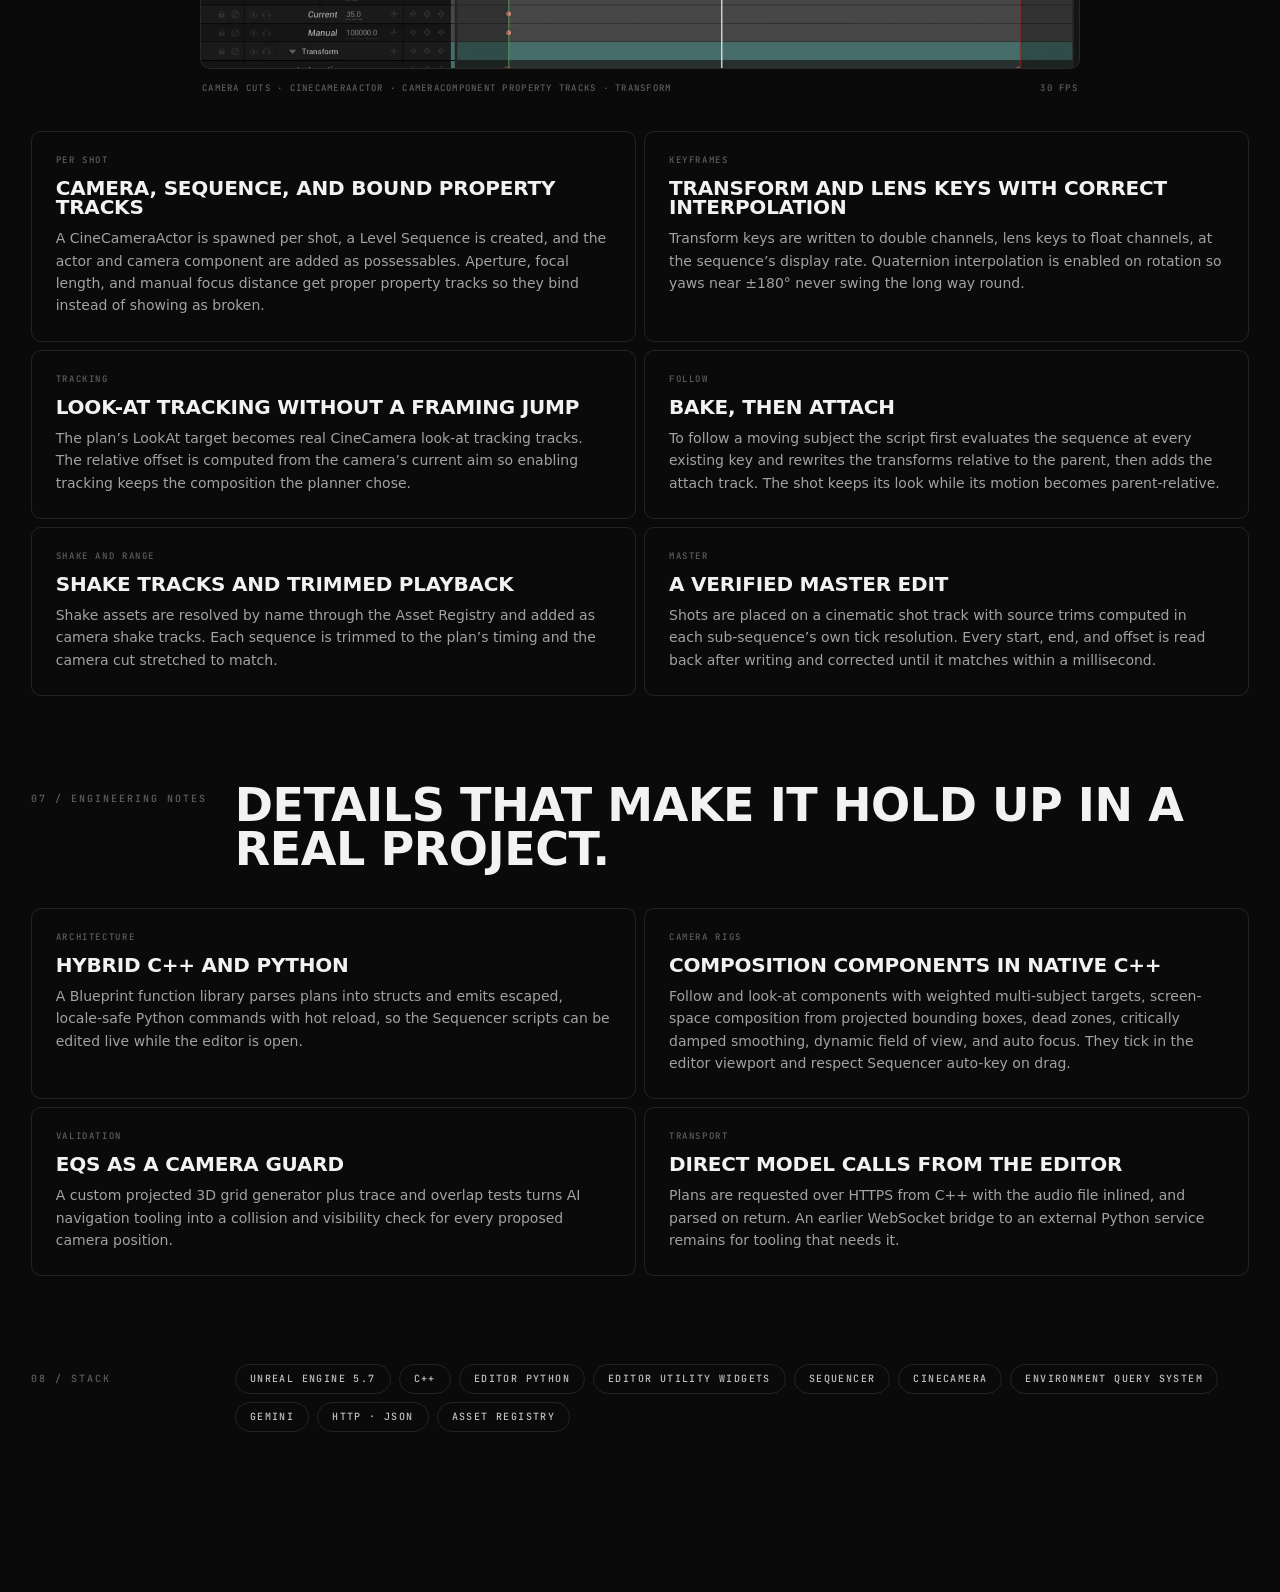
<file: cinematic-ai/index.html>
<!doctype html>
<html lang="en">
<head>
  <meta charset="utf-8">
  <meta name="viewport" content="width=device-width, initial-scale=1">
  <meta name="theme-color" content="#0a0a0a">
  <meta name="description" content="CinematicAI is an Unreal Engine 5.7 editor plugin by Hassan Ahmad that turns a reference subject and a prompt into editable Level Sequences: cameras, keyframes, look-at tracking, shake, attachments, and a master edit.">
  <meta property="og:title" content="CinematicAI — Hassan Ahmad">
  <meta property="og:description" content="Level Sequences generated from a reference subject and a prompt, built natively in Sequencer.">
  <meta property="og:image" content="../assets/cinematic-ai/sequence-editor.webp">
  <meta property="og:type" content="website">
  <title>CinematicAI — Hassan Ahmad</title>
  <link rel="icon" href="../assets/portfolio-mark.svg" type="image/svg+xml">
  <link rel="preconnect" href="https://api.fontshare.com" crossorigin>
  <link rel="preconnect" href="https://fonts.googleapis.com">
  <link rel="preconnect" href="https://fonts.gstatic.com" crossorigin>
  <link href="https://api.fontshare.com/v2/css?f[]=clash-grotesk@500,600,700&f[]=satoshi@400,500,700&display=swap" rel="stylesheet">
  <link href="https://fonts.googleapis.com/css2?family=JetBrains+Mono:wght@400;500&display=swap" rel="stylesheet">
  <link rel="stylesheet" href="../styles.css?v=20261106-case">
  <link rel="stylesheet" href="../case.css?v=20261106-case6">
</head>
<body class="is-ready page">
  <a class="skip-link" href="#main">Skip to content</a>

  <main id="main" class="cs-main">
    <header class="cs-head">
      <a class="back" href="../work/#ai">← Work</a>
      <div class="cs-hero">
        <div>
          <p class="cs-tagline"><span class="cs-tag">02</span><span class="cs-tag">AI Powered</span><span>Unreal Engine 5.7 editor plugin</span></p>
          <h1>Cinematic<br>AI</h1>
          <p class="cs-lede">Pick a reference subject in the level, describe the moment, and get back real Level Sequences: CineCamera actors, keyframes, lens tracks, look-at tracking, shake, and a master edit. Everything lands in Sequencer, ready to tweak.</p>
          <dl class="cs-meta">
          <div><dt>Role</dt><dd>Lead development</dd></div>
          <div><dt>Engine</dt><dd>Unreal Engine 5.7, editor module</dd></div>
          <div><dt>Stack</dt><dd>C++ · Editor Python · Blueprint · Gemini · EQS</dd></div>
          <div><dt>Output</dt><dd>Native Level Sequences and a master sequence</dd></div>
        </dl>
        </div>
        <figure class="cs-figure cs-hero-figure">
          <img src="../assets/cinematic-ai/sequence-editor.webp" alt="Unreal Engine editor showing a cine camera framing a character in the viewport, with the generated Level Sequence open in Sequencer below">
          <figcaption><span>Generated shot “Wide_Establishing_Square”</span><span>Viewport · Sequencer</span></figcaption>
        </figure>
      </div>
    </header>


    <!-- Overview -->
    <section class="cs-section" id="overview">
      <div class="cs-section-head">
        <span class="cs-index">01 / Overview</span>
        <div>
          <h2>Sequences built around a reference, not a blank timeline.</h2>
          <p>The plugin starts from something that already exists in the level: a character, a prop, a building. That subject is the anchor every shot is measured against.</p>
        </div>
      </div>
      <div class="cs-two">
        <div class="cs-prose">
          <p>Setting up cinematics by hand means the same loop over and over: place a camera, frame the subject, pick a lens, key the move, make a sequence, repeat, then cut it all together. CinematicAI keeps the craft and removes the repetition.</p>
          <p>You select a <strong>primary subject</strong>, optionally add more characters and meshes, write a prompt, and press Generate. The plugin reads the real geometry of the scene, has a planner reason about framing and timing, and then builds each shot as a native Level Sequence.</p>
          <p>Nothing is baked to video. Every camera, key, and track is ordinary Sequencer data, so a director can nudge a lens, retime a move, or delete a shot without leaving the tools they already know.</p>
        </div>
        <ul class="cs-spec">
          <li><b>Input</b><span>A primary subject (character or static mesh), any number of secondary subjects, a prompt, optional audio, and one or more boundary boxes.</span></li>
          <li><b>Reasoning</b><span>A cinematography planner that derives framing from bone positions, subject size, lens physics, and audio energy.</span></li>
          <li><b>Build</b><span>Spawned CineCameraActors, transform and lens keyframes, look-at tracking, camera shake, attach-to-subject follow, and trimmed playback ranges.</span></li>
          <li><b>Assembly</b><span>An optional master sequence with shot sections, source trims, and verified timing.</span></li>
        </ul>
      </div>
    </section>

    <!-- Pipeline -->
    <section class="cs-section" id="pipeline">
      <div class="cs-section-head">
        <span class="cs-index">02 / Pipeline</span>
        <div>
          <h2>From a selected actor to a finished edit.</h2>
          <p>Five stages. The first two happen in the Director panel, the rest run automatically inside the editor.</p>
        </div>
      </div>
      <div class="cs-steps">
        <article class="cs-step"><span>01</span><h3>Select the reference</h3><p>Add characters and meshes from the level and mark one as primary. For characters, name the bones that matter: head, hands, feet.</p></article>
        <article class="cs-step"><span>02</span><h3>Describe the moment</h3><p>Write the prompt, pick a mode, drop in an audio track if the edit should follow music, and choose how many sequences you want.</p></article>
        <article class="cs-step"><span>03</span><h3>Read the scene</h3><p>Bone transforms, facing direction, height, mesh transforms, and boundary boxes are packaged into one JSON scene description.</p></article>
        <article class="cs-step"><span>04</span><h3>Plan the shots</h3><p>The planner returns labelled shots, each with keyframes carrying position, rotation, focal length, aperture, focus distance, shake, and look-at and follow targets.</p></article>
        <article class="cs-step"><span>05</span><h3>Build in Sequencer</h3><p>C++ generates editor Python per shot: spawn the camera, create the sequence, key every track, add tracking and shake, attach, trim, then assemble the master.</p></article>
      </div>
    </section>

    <!-- The Director panel -->
    <section class="cs-section" id="director">
      <div class="cs-section-head">
        <span class="cs-index">03 / Director panel</span>
        <div>
          <h2>One Editor Utility Widget runs the whole thing.</h2>
          <p>Built as a Blueprint utility widget on top of a C++ function library, so it stays inside the editor and can be extended without a rebuild.</p>
        </div>
      </div>
      <div class="cs-two is-wide-left">
        <ul class="cs-spec">
          <li><b>Primary subject</b><span>Any listed character or mesh can be flagged primary. The scene JSON serialises it separately so the planner always knows what to frame.</span></li>
          <li><b>Characters</b><span>Each row binds a skeletal mesh and a list of bone names. The widget reads live bone transforms, derives height from head to foot, and computes a flattened facing vector from the most horizontal bone axis.</span></li>
          <li><b>Static meshes</b><span>Props, furniture, and architecture join as secondary subjects with their world transforms, or take the primary slot for product and environment work.</span></li>
          <li><b>Trigger box</b><span>One or more boxes define where cameras are allowed to be. Their extents and transforms are sent with the scene, and the planner’s rules keep cameras inside them.</span></li>
          <li><b>Preview EQS points</b><span>Draws the valid and blocked camera positions found by the Environment Query System in the viewport before anything is generated.</span></li>
          <li><b>Audio</b><span>An optional track is sent alongside the prompt. The planner maps its beats and energy to shot count, duration, and shake.</span></li>
          <li><b>Prompt and modes</b><span>Free-text direction plus Character, Interior, Exterior, and Product mode buttons.</span></li>
          <li><b>Master sequence</b><span>A toggle that asks for a second plan describing how the individual shots cut together, then builds it.</span></li>
          <li><b>Status log</b><span>Every stage reports back into a searchable log, including which Python module handled each step.</span></li>
        </ul>
        <figure class="cs-figure cs-figure-panel">
          <img src="../assets/cinematic-ai/director-widget.webp" alt="The CinematicAI Director panel in the Unreal editor: primary subject, tracking, trigger box, EQS preview, static and skeletal mesh lists with bone names, audio selection, prompt, number of sequences, mode buttons, generate button, and status log">
          <figcaption><span>Director panel</span><span>Editor Utility Widget</span></figcaption>
        </figure>
      </div>
    </section>

    <!-- Scene understanding -->
    <section class="cs-section" id="scene">
      <div class="cs-section-head">
        <span class="cs-index">04 / Scene understanding</span>
        <div>
          <h2>Cameras are placed against the real level, not a guess.</h2>
          <p>Two layers keep the plan honest: measured subject data going in, and collision-aware validation coming out.</p>
        </div>
      </div>
      <div class="cs-two">
        <div class="cs-prose">
          <p>For each character the plugin records the world transform of every named bone, the subject’s height, and a facing point projected forward from the most horizontal bone axis. For meshes it records the full transform. Boundary boxes are sent as extents plus transform so the planner can clamp positions in box-local space.</p>
          <p>The planner never sees the navmesh or collision directly. Instead, a <strong>custom EQS generator</strong> builds a projected 3D lattice of candidate points around the subject, with per-axis extents and an override origin bound to query parameters. Trace tests check line of sight to the subject and overlap tests separate free space from geometry, giving Go and NoGo point sets.</p>
          <p>The Director panel runs a keyframe filter against those points to screen proposed camera positions that sit inside geometry or lose sight of the subject.</p>
        </div>
        <pre class="cs-code"><span class="c">// Scene description sent to the planner (abridged)</span>
{
  <span class="k">"prompt"</span>: "slow, sorrowful reveal of the lone figure",
  <span class="k">"Boxses"</span>: [{ "BoundaryExtents1": "X=1200 Y=1200 Z=400",
              "BoundaryBox1": "Translation: X=0 Y=0 Z=0 ..." }],
  <span class="k">"PrimaryActor"</span>: {
    "PrimaryActorName": "Character_01",
    "PrimaryActorheight(cm)": 180,
    "PrimaryActorBonesLocation": {
      "Head": "Translation: X=... Y=... Z=...",
      "H_Right": "...", "H_Left": "...",
      "F_Right": "...", "F_Left": "...",
      "PFacing": "(X=...,Y=...,Z=...)"
    }
  },
  <span class="k">"SecondaryActors"</span>: [ ... ]
}</pre>
      </div>
    </section>

    <!-- Shot planning -->
    <section class="cs-section" id="planning">
      <div class="cs-section-head">
        <span class="cs-index">05 / Shot planning</span>
        <div>
          <h2>A cinematographer’s rulebook, written as a numeric procedure.</h2>
          <p>The planner is a large language model, but it is not asked to be creative in a vacuum. A long system prompt turns framing into arithmetic it must show its work for.</p>
        </div>
      </div>
      <div class="cs-two">
        <ul class="cs-spec">
          <li><b>Modes</b><span>Character, Environment (Interior, Exterior, or both), Product, and Hybrid. Each mode changes the shot mix, lens range, aperture floors, and minimum distances.</span></li>
          <li><b>Framing from bones</b><span>Close-ups target the head bone, upper-body shots average head and wrists, full-body shots pad from the highest bone to below the feet. The subject envelope sets the camera distance per focal length.</span></li>
          <li><b>Lens physics</b><span>A minimum-distance table per focal length keeps subjects inside frame. Over-the-shoulder shots are constructed geometrically from the two subjects and validated by angle and distance.</span></li>
          <li><b>Audio-driven timing</b><span>Beat and energy maps decide shot count and duration, with total coverage at least 1.5× the audio length so there are handles to trim.</span></li>
          <li><b>Proof tags</b><span>Every first keyframe must carry a classification, envelope, focal, and camera-height tag, which makes bad reasoning easy to spot in the log.</span></li>
          <li><b>Shake vocabulary</b><span>Shake is an enum of six strengths that map one-to-one to camera shake Blueprint assets, so the plan can be applied without interpretation.</span></li>
        </ul>
        <pre class="cs-code"><span class="c">// One shot from the returned plan</span>
<span class="k">"OTS_Character_01_To_Character_02"</span>: {
  "LookAt": "Character_02",
  "Follow": "Character_01",
  "keyframe1": {
    "positions": { "PosX": 142.0, "PosY": -88.5, "PosZ": 168.0 },
    "rotations": { "Roll": 0, "Pitch": -4.2, "Yaw": 31.6 },
    "time": 0.0,
    "focal_length": 50, "aperature": 2.8, "focal_distance": 265,
    "camera_shake": "CameraShake_0-2",
    "description": "[OTS | Envelope 110cm | 50mm | CamZ 168] ..."
  },
  "keyframe2": { "...": "push in 40 cm over 3.5 s" }
}</pre>
      </div>
    </section>

    <!-- Sequencer build -->
    <section class="cs-section" id="build">
      <div class="cs-section-head">
        <span class="cs-index">06 / Sequencer build</span>
        <div>
          <h2>Native tracks, written the way Sequencer expects them.</h2>
          <p>C++ owns the typed data and generates safe Python; editor Python owns the parts of the Sequencer API that shift between engine versions.</p>
        </div>
      </div>
      <figure class="cs-figure cs-figure-compact">
        <img src="../assets/cinematic-ai/sequencer-tracks.webp" alt="Sequencer showing Camera Cuts, a CineCameraActor binding with CameraComponent aperture, focal length and manual focus distance tracks, and a transform track">
        <figcaption><span>Camera Cuts · CineCameraActor · CameraComponent property tracks · Transform</span><span>30 fps</span></figcaption>
      </figure>
      <div class="cs-cards" style="margin-top: 36px">
        <article class="cs-card"><small>Per shot</small><h3>Camera, sequence, and bound property tracks</h3><p>A CineCameraActor is spawned per shot, a Level Sequence is created, and the actor and camera component are added as possessables. Aperture, focal length, and manual focus distance get proper property tracks so they bind instead of showing as broken.</p></article>
        <article class="cs-card"><small>Keyframes</small><h3>Transform and lens keys with correct interpolation</h3><p>Transform keys are written to double channels, lens keys to float channels, at the sequence’s display rate. Quaternion interpolation is enabled on rotation so yaws near ±180° never swing the long way round.</p></article>
        <article class="cs-card"><small>Tracking</small><h3>Look-at tracking without a framing jump</h3><p>The plan’s LookAt target becomes real CineCamera look-at tracking tracks. The relative offset is computed from the camera’s current aim so enabling tracking keeps the composition the planner chose.</p></article>
        <article class="cs-card"><small>Follow</small><h3>Bake, then attach</h3><p>To follow a moving subject the script first evaluates the sequence at every existing key and rewrites the transforms relative to the parent, then adds the attach track. The shot keeps its look while its motion becomes parent-relative.</p></article>
        <article class="cs-card"><small>Shake and range</small><h3>Shake tracks and trimmed playback</h3><p>Shake assets are resolved by name through the Asset Registry and added as camera shake tracks. Each sequence is trimmed to the plan’s timing and the camera cut stretched to match.</p></article>
        <article class="cs-card"><small>Master</small><h3>A verified master edit</h3><p>Shots are placed on a cinematic shot track with source trims computed in each sub-sequence’s own tick resolution. Every start, end, and offset is read back after writing and corrected until it matches within a millisecond.</p></article>
      </div>
    </section>

    <!-- Engineering -->
    <section class="cs-section" id="engineering">
      <div class="cs-section-head">
        <span class="cs-index">07 / Engineering notes</span>
        <div>
          <h2>Details that make it hold up in a real project.</h2>
        </div>
      </div>
      <div class="cs-cards">
        <article class="cs-card"><small>Architecture</small><h3>Hybrid C++ and Python</h3><p>A Blueprint function library parses plans into structs and emits escaped, locale-safe Python commands with hot reload, so the Sequencer scripts can be edited live while the editor is open.</p></article>
        <article class="cs-card"><small>Camera rigs</small><h3>Composition components in native C++</h3><p>Follow and look-at components with weighted multi-subject targets, screen-space composition from projected bounding boxes, dead zones, critically damped smoothing, dynamic field of view, and auto focus. They tick in the editor viewport and respect Sequencer auto-key on drag.</p></article>
        <article class="cs-card"><small>Validation</small><h3>EQS as a camera guard</h3><p>A custom projected 3D grid generator plus trace and overlap tests turns AI navigation tooling into a collision and visibility check for every proposed camera position.</p></article>
        <article class="cs-card"><small>Transport</small><h3>Direct model calls from the editor</h3><p>Plans are requested over HTTPS from C++ with the audio file inlined, and parsed on return. An earlier WebSocket bridge to an external Python service remains for tooling that needs it.</p></article>
      </div>
    </section>

    <!-- Stack -->
    <section class="cs-section" id="stack">
      <div class="cs-section-head">
        <span class="cs-index">08 / Stack</span>
        <div class="cs-chips">
          <span>Unreal Engine 5.7</span><span>C++</span><span>Editor Python</span><span>Editor Utility Widgets</span><span>Sequencer</span><span>CineCamera</span><span>Environment Query System</span><span>Gemini</span><span>HTTP · JSON</span><span>Asset Registry</span>
        </div>
      </div>
    </section>

  </main>

  <nav class="dock" aria-label="Primary navigation">
    <a class="dock-brand" href="../"><span class="dock-mark">H</span><span>Hassan Ahmad</span></a>
    <div class="dock-links">
      <a href="../">Home</a>
      <a href="../work/" class="is-active">Work</a>
      <a href="../about/">About</a>
      <a href="../about/#contact">Contact</a>
    </div>
    <div class="dock-icons">
      <a href="https://github.com/HassanAhmad7" target="_blank" rel="noreferrer" aria-label="GitHub"><svg viewBox="0 0 24 24" aria-hidden="true"><path d="M12 .5a12 12 0 0 0-3.8 23.4c.6.1.8-.3.8-.6v-2.2c-3.3.7-4-1.4-4-1.4-.6-1.4-1.4-1.8-1.4-1.8-1.1-.7.1-.7.1-.7 1.2.1 1.8 1.2 1.8 1.2 1.1 1.8 2.8 1.3 3.5 1 .1-.8.4-1.3.8-1.6-2.7-.3-5.5-1.3-5.5-5.9 0-1.3.5-2.4 1.2-3.2-.1-.3-.5-1.5.1-3.2 0 0 1-.3 3.3 1.2a11.5 11.5 0 0 1 6 0c2.3-1.5 3.3-1.2 3.3-1.2.6 1.7.2 2.9.1 3.2.8.8 1.2 1.9 1.2 3.2 0 4.6-2.8 5.6-5.5 5.9.4.4.8 1.1.8 2.2v3.3c0 .3.2.7.8.6A12 12 0 0 0 12 .5z"/></svg></a>
      <a href="mailto:hassanahmadofficial1@gmail.com" aria-label="Email"><svg viewBox="0 0 24 24" aria-hidden="true"><path d="M2 5h20v14H2z" fill="none" stroke="currentColor" stroke-width="1.8"/><path d="m2 6 10 7 10-7" fill="none" stroke="currentColor" stroke-width="1.8"/></svg></a>
      <a href="../assets/hassan-ahmad-resume.pdf" target="_blank" rel="noopener" aria-label="Resume"><svg viewBox="0 0 24 24" aria-hidden="true"><path d="M6 2h8l5 5v15H6z" fill="none" stroke="currentColor" stroke-width="1.8"/><path d="M14 2v5h5M9 12h7M9 16h7" fill="none" stroke="currentColor" stroke-width="1.8"/></svg></a>
    </div>
  </nav>
</body>
</html>
</file>
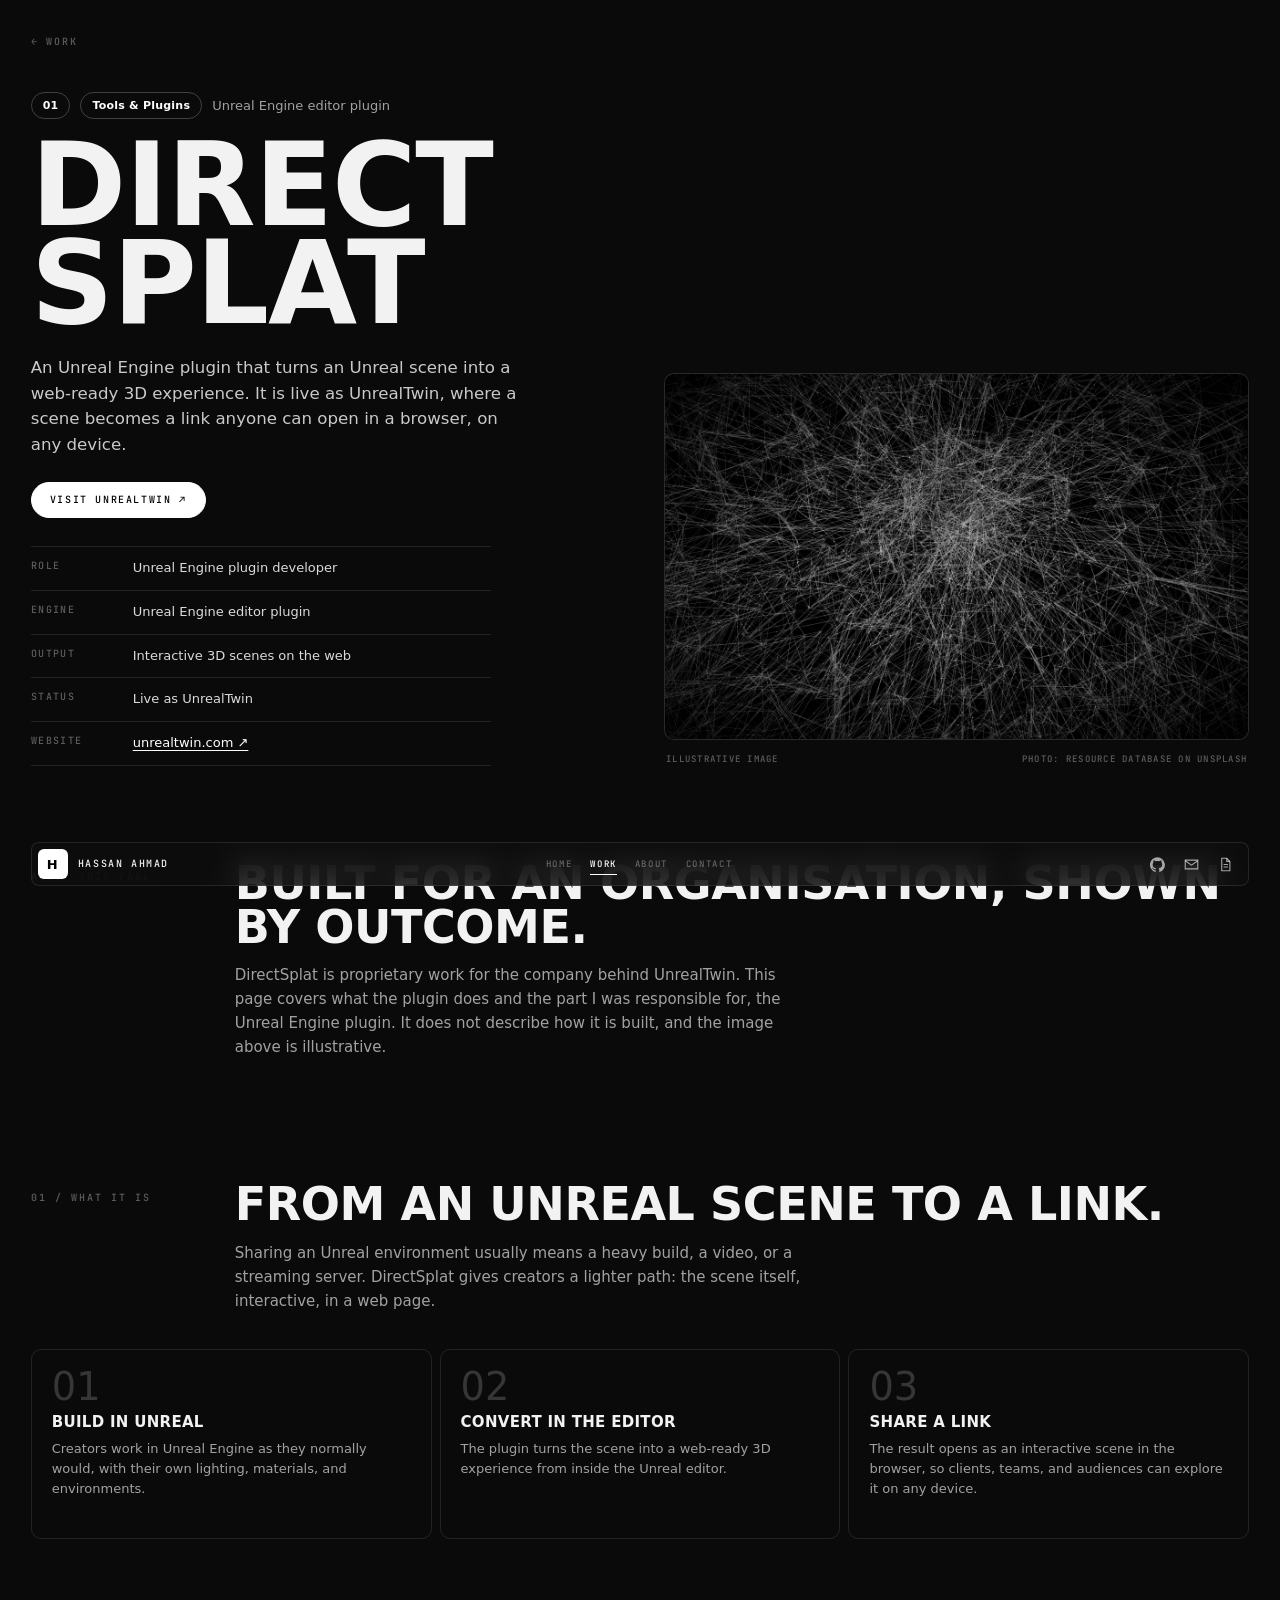
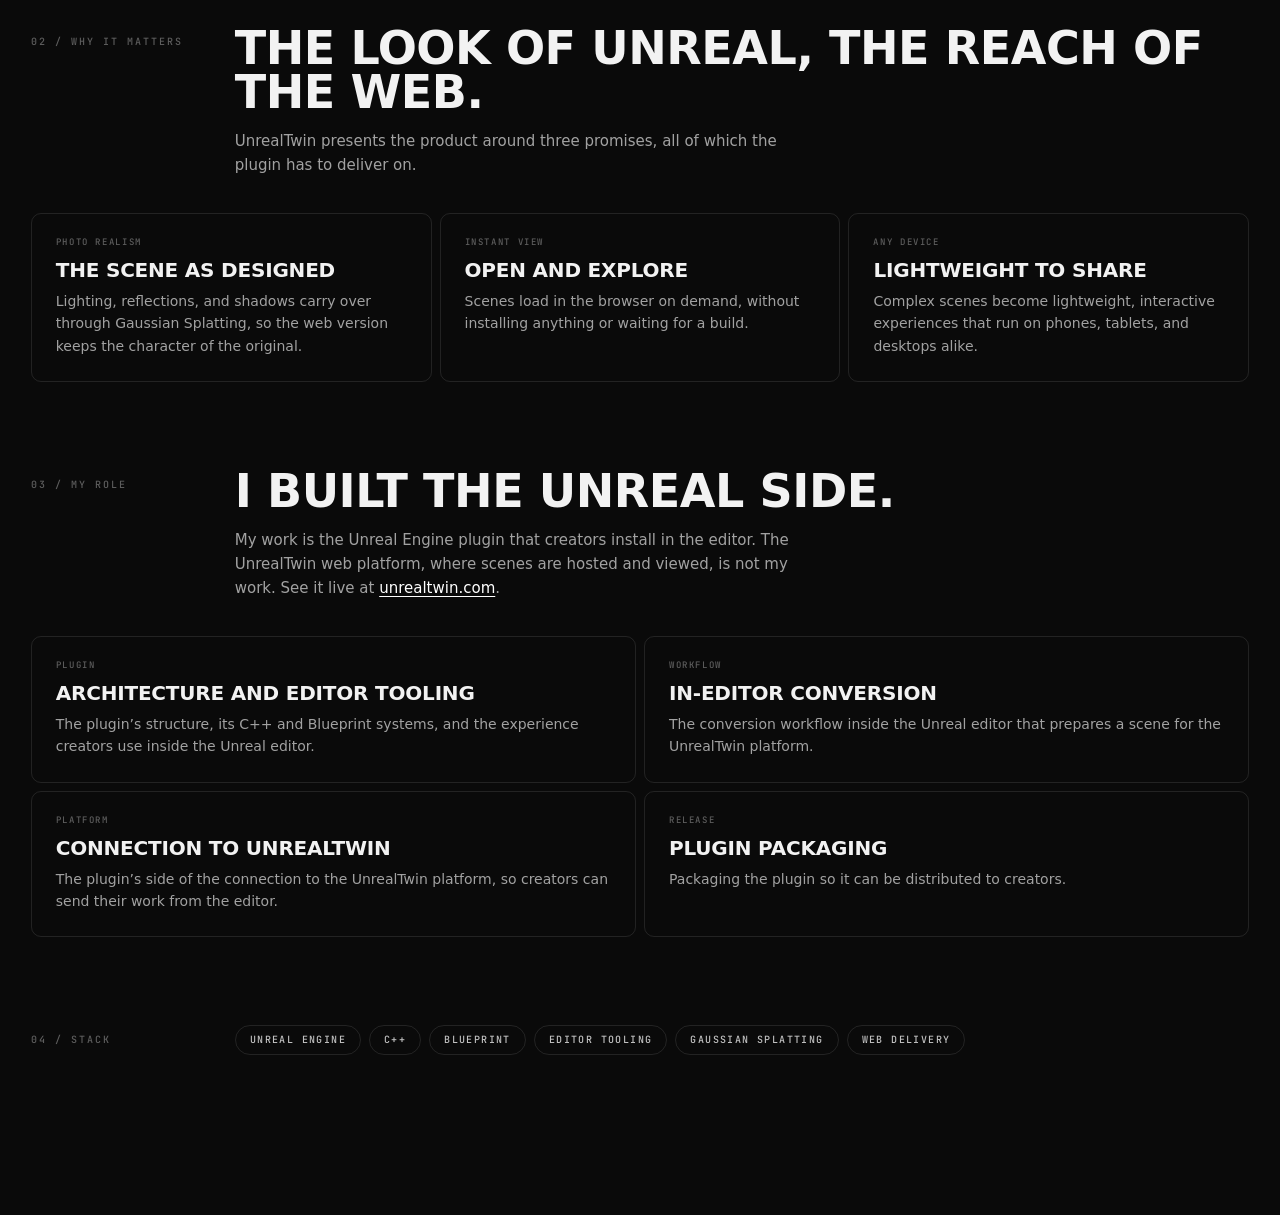
<file: directsplat/index.html>
<!doctype html>
<html lang="en">
<head>
  <meta charset="utf-8">
  <meta name="viewport" content="width=device-width, initial-scale=1">
  <meta name="theme-color" content="#0a0a0a">
  <meta name="description" content="DirectSplat is an Unreal Engine plugin by Hassan Ahmad that turns an Unreal scene into a web-ready 3D experience. It is live as UnrealTwin, where scenes become shareable links that open in a browser on any device.">
  <meta property="og:title" content="DirectSplat — Hassan Ahmad">
  <meta property="og:description" content="An Unreal Engine plugin that turns Unreal scenes into interactive web links. Live as UnrealTwin.">
  <meta property="og:image" content="../assets/directsplat/hero.webp">
  <meta property="og:type" content="website">
  <title>DirectSplat — Hassan Ahmad</title>
  <link rel="icon" href="../assets/portfolio-mark.svg" type="image/svg+xml">
  <link rel="preconnect" href="https://api.fontshare.com" crossorigin>
  <link rel="preconnect" href="https://fonts.googleapis.com">
  <link rel="preconnect" href="https://fonts.gstatic.com" crossorigin>
  <link href="https://api.fontshare.com/v2/css?f[]=clash-grotesk@500,600,700&f[]=satoshi@400,500,700&display=swap" rel="stylesheet">
  <link href="https://fonts.googleapis.com/css2?family=JetBrains+Mono:wght@400;500&display=swap" rel="stylesheet">
  <link rel="stylesheet" href="../styles.css?v=20261109-case8">
  <link rel="stylesheet" href="../case.css?v=20261109-case9">
</head>
<body class="is-ready page">
  <a class="skip-link" href="#main">Skip to content</a>

  <main id="main" class="cs-main">
    <header class="cs-head">
      <a class="back" href="../work/#tools">← Work</a>
      <div class="cs-hero">
        <div>
          <p class="cs-tagline"><span class="cs-tag">01</span><span class="cs-tag">Tools &amp; Plugins</span><span>Unreal Engine editor plugin</span></p>
          <h1>Direct<br>Splat</h1>
          <p class="cs-lede">An Unreal Engine plugin that turns an Unreal scene into a web-ready 3D experience. It is live as UnrealTwin, where a scene becomes a link anyone can open in a browser, on any device.</p>
          <div class="cs-actions">
            <a class="pill pill-solid" href="https://www.unrealtwin.com/" target="_blank" rel="noopener">Visit UnrealTwin ↗</a>
          </div>
          <dl class="cs-meta">
            <div><dt>Role</dt><dd>Unreal Engine plugin developer</dd></div>
            <div><dt>Engine</dt><dd>Unreal Engine editor plugin</dd></div>
            <div><dt>Output</dt><dd>Interactive 3D scenes on the web</dd></div>
            <div><dt>Status</dt><dd>Live as UnrealTwin</dd></div>
            <div><dt>Website</dt><dd><a href="https://www.unrealtwin.com/" target="_blank" rel="noopener">unrealtwin.com ↗</a></dd></div>
          </dl>
        </div>
        <figure class="cs-figure cs-hero-figure">
          <img src="../assets/directsplat/hero.webp" alt="Abstract network of white lines and points on a black background">
          <figcaption><span>Illustrative image</span><span>Photo: Resource Database on Unsplash</span></figcaption>
        </figure>
      </div>
    </header>

    <!-- Note -->
    <section class="cs-section" id="note">
      <div class="cs-section-head">
        <span class="cs-index">About this page</span>
        <div>
          <h2>Built for an organisation, shown by outcome.</h2>
          <p>DirectSplat is proprietary work for the company behind UnrealTwin. This page covers what the plugin does and the part I was responsible for, the Unreal Engine plugin. It does not describe how it is built, and the image above is illustrative.</p>
        </div>
      </div>
    </section>

    <!-- What it is -->
    <section class="cs-section" id="overview">
      <div class="cs-section-head">
        <span class="cs-index">01 / What it is</span>
        <div>
          <h2>From an Unreal scene to a link.</h2>
          <p>Sharing an Unreal environment usually means a heavy build, a video, or a streaming server. DirectSplat gives creators a lighter path: the scene itself, interactive, in a web page.</p>
        </div>
      </div>
      <div class="cs-steps cs-steps-3">
        <article class="cs-step"><span>01</span><h3>Build in Unreal</h3><p>Creators work in Unreal Engine as they normally would, with their own lighting, materials, and environments.</p></article>
        <article class="cs-step"><span>02</span><h3>Convert in the editor</h3><p>The plugin turns the scene into a web-ready 3D experience from inside the Unreal editor.</p></article>
        <article class="cs-step"><span>03</span><h3>Share a link</h3><p>The result opens as an interactive scene in the browser, so clients, teams, and audiences can explore it on any device.</p></article>
      </div>
    </section>

    <!-- Why it matters -->
    <section class="cs-section" id="value">
      <div class="cs-section-head">
        <span class="cs-index">02 / Why it matters</span>
        <div>
          <h2>The look of Unreal, the reach of the web.</h2>
          <p>UnrealTwin presents the product around three promises, all of which the plugin has to deliver on.</p>
        </div>
      </div>
      <div class="cs-cards cs-cards-3">
        <article class="cs-card"><small>Photo realism</small><h3>The scene as designed</h3><p>Lighting, reflections, and shadows carry over through Gaussian Splatting, so the web version keeps the character of the original.</p></article>
        <article class="cs-card"><small>Instant view</small><h3>Open and explore</h3><p>Scenes load in the browser on demand, without installing anything or waiting for a build.</p></article>
        <article class="cs-card"><small>Any device</small><h3>Lightweight to share</h3><p>Complex scenes become lightweight, interactive experiences that run on phones, tablets, and desktops alike.</p></article>
      </div>
    </section>

    <!-- Role -->
    <section class="cs-section" id="role">
      <div class="cs-section-head">
        <span class="cs-index">03 / My role</span>
        <div>
          <h2>I built the Unreal side.</h2>
          <p>My work is the Unreal Engine plugin that creators install in the editor. The UnrealTwin web platform, where scenes are hosted and viewed, is not my work. See it live at <a href="https://www.unrealtwin.com/" target="_blank" rel="noopener">unrealtwin.com</a>.</p>
        </div>
      </div>
      <div class="cs-cards">
        <article class="cs-card"><small>Plugin</small><h3>Architecture and editor tooling</h3><p>The plugin’s structure, its C++ and Blueprint systems, and the experience creators use inside the Unreal editor.</p></article>
        <article class="cs-card"><small>Workflow</small><h3>In-editor conversion</h3><p>The conversion workflow inside the Unreal editor that prepares a scene for the UnrealTwin platform.</p></article>
        <article class="cs-card"><small>Platform</small><h3>Connection to UnrealTwin</h3><p>The plugin’s side of the connection to the UnrealTwin platform, so creators can send their work from the editor.</p></article>
        <article class="cs-card"><small>Release</small><h3>Plugin packaging</h3><p>Packaging the plugin so it can be distributed to creators.</p></article>
      </div>
    </section>

    <!-- Stack -->
    <section class="cs-section" id="stack">
      <div class="cs-section-head">
        <span class="cs-index">04 / Stack</span>
        <div class="cs-chips">
          <span>Unreal Engine</span><span>C++</span><span>Blueprint</span><span>Editor tooling</span><span>Gaussian Splatting</span><span>Web delivery</span>
        </div>
      </div>
    </section>
  </main>

  <nav class="dock" aria-label="Primary navigation">
    <a class="dock-brand" href="../"><span class="dock-mark">H</span><span>Hassan Ahmad</span></a>
    <div class="dock-links">
      <a href="../">Home</a>
      <a href="../work/" class="is-active">Work</a>
      <a href="../about/">About</a>
      <a href="../about/#contact">Contact</a>
    </div>
    <div class="dock-icons">
      <a href="https://github.com/HassanAhmad7" target="_blank" rel="noreferrer" aria-label="GitHub"><svg viewBox="0 0 24 24" aria-hidden="true"><path d="M12 .5a12 12 0 0 0-3.8 23.4c.6.1.8-.3.8-.6v-2.2c-3.3.7-4-1.4-4-1.4-.6-1.4-1.4-1.8-1.4-1.8-1.1-.7.1-.7.1-.7 1.2.1 1.8 1.2 1.8 1.2 1.1 1.8 2.8 1.3 3.5 1 .1-.8.4-1.3.8-1.6-2.7-.3-5.5-1.3-5.5-5.9 0-1.3.5-2.4 1.2-3.2-.1-.3-.5-1.5.1-3.2 0 0 1-.3 3.3 1.2a11.5 11.5 0 0 1 6 0c2.3-1.5 3.3-1.2 3.3-1.2.6 1.7.2 2.9.1 3.2.8.8 1.2 1.9 1.2 3.2 0 4.6-2.8 5.6-5.5 5.9.4.4.8 1.1.8 2.2v3.3c0 .3.2.7.8.6A12 12 0 0 0 12 .5z"/></svg></a>
      <a href="mailto:hassanahmadofficial1@gmail.com" aria-label="Email"><svg viewBox="0 0 24 24" aria-hidden="true"><path d="M2 5h20v14H2z" fill="none" stroke="currentColor" stroke-width="1.8"/><path d="m2 6 10 7 10-7" fill="none" stroke="currentColor" stroke-width="1.8"/></svg></a>
      <a href="../assets/hassan-ahmad-resume.pdf" target="_blank" rel="noopener" aria-label="Resume"><svg viewBox="0 0 24 24" aria-hidden="true"><path d="M6 2h8l5 5v15H6z" fill="none" stroke="currentColor" stroke-width="1.8"/><path d="M14 2v5h5M9 12h7M9 16h7" fill="none" stroke="currentColor" stroke-width="1.8"/></svg></a>
    </div>
  </nav>
</body>
</html>
</file>
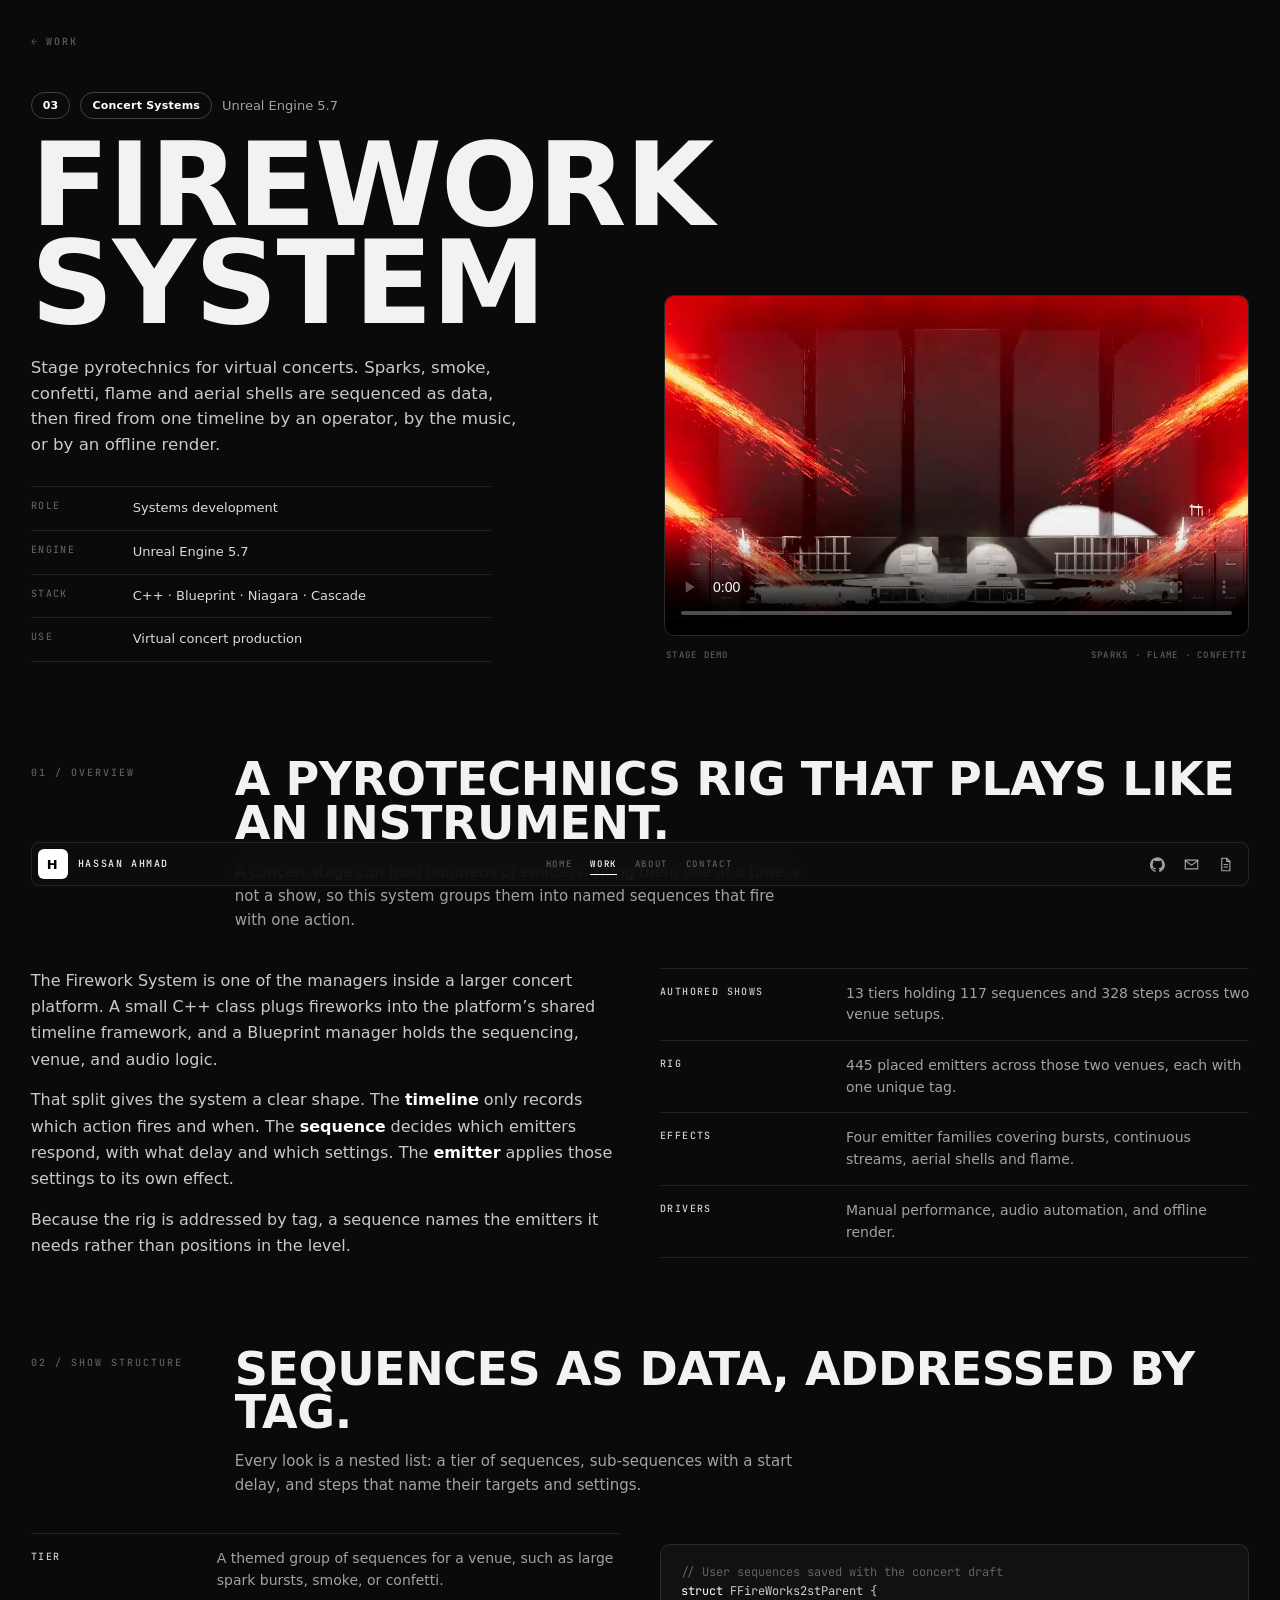
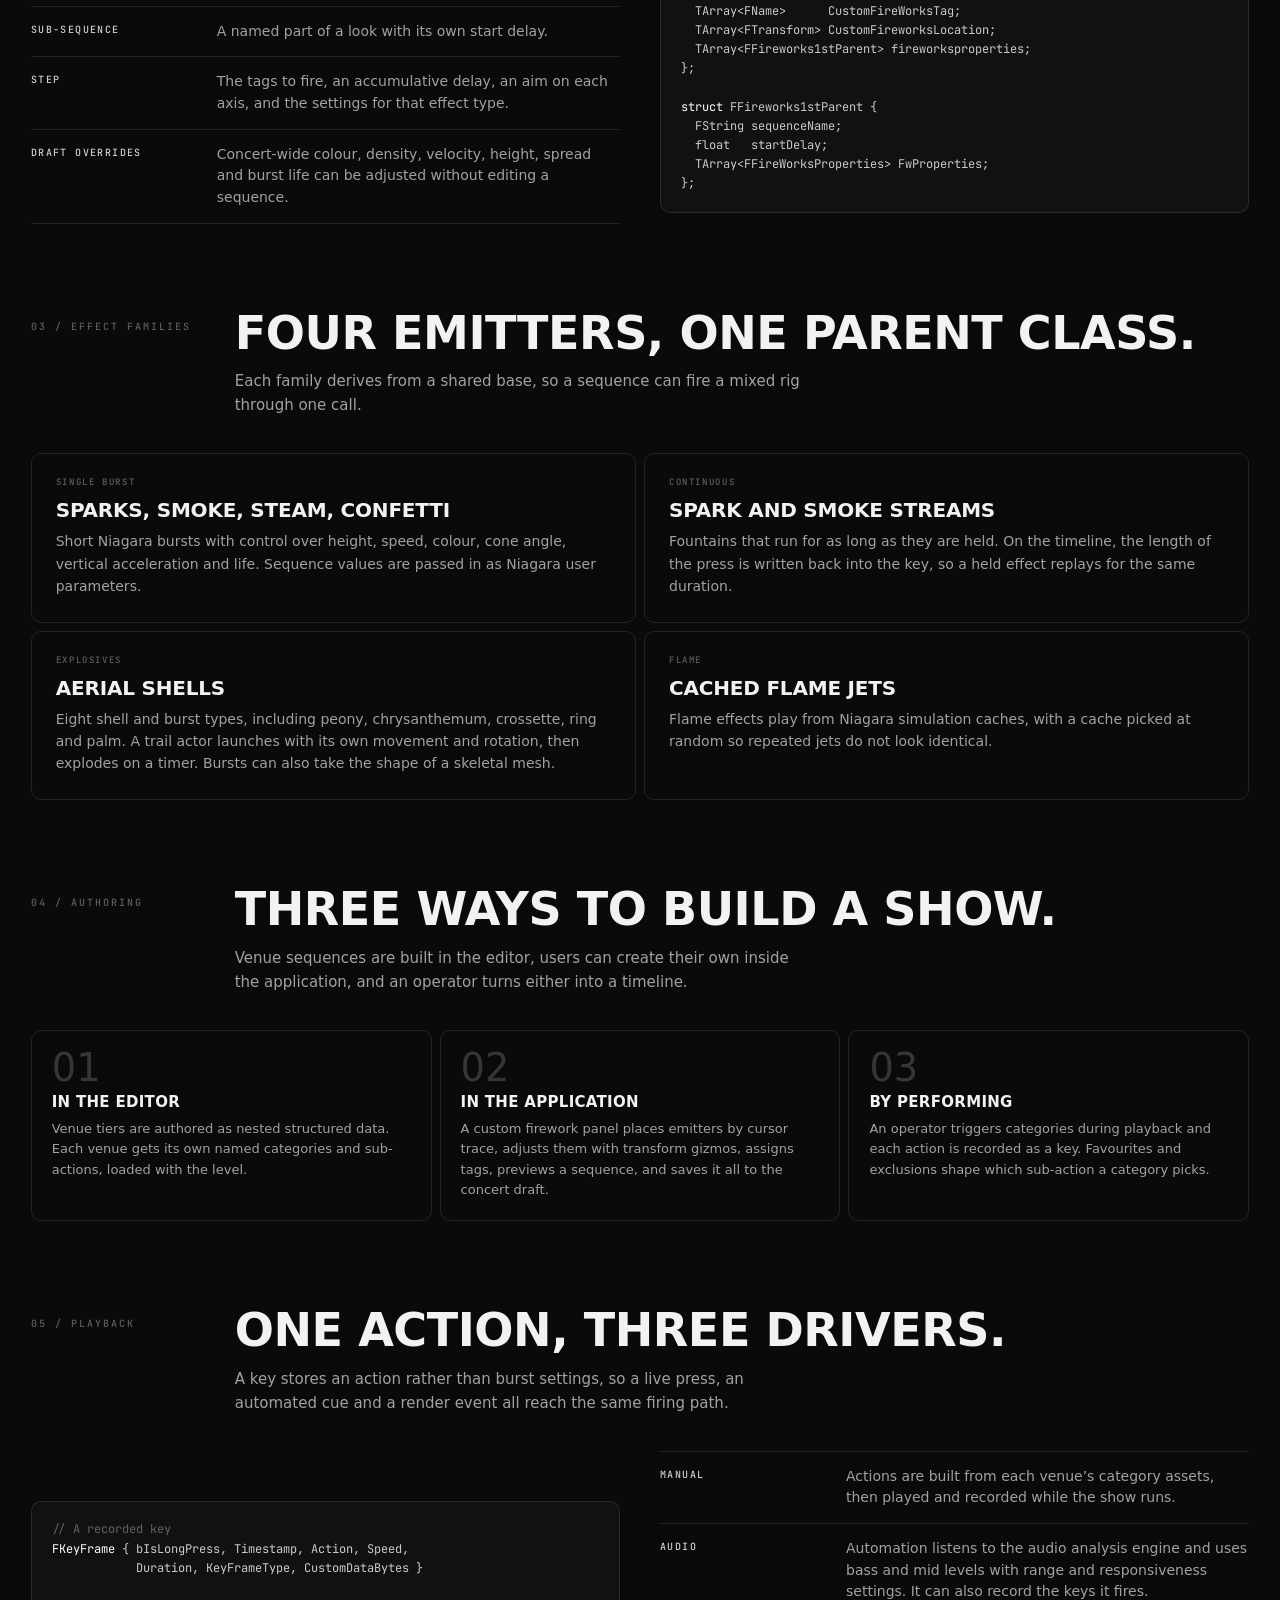
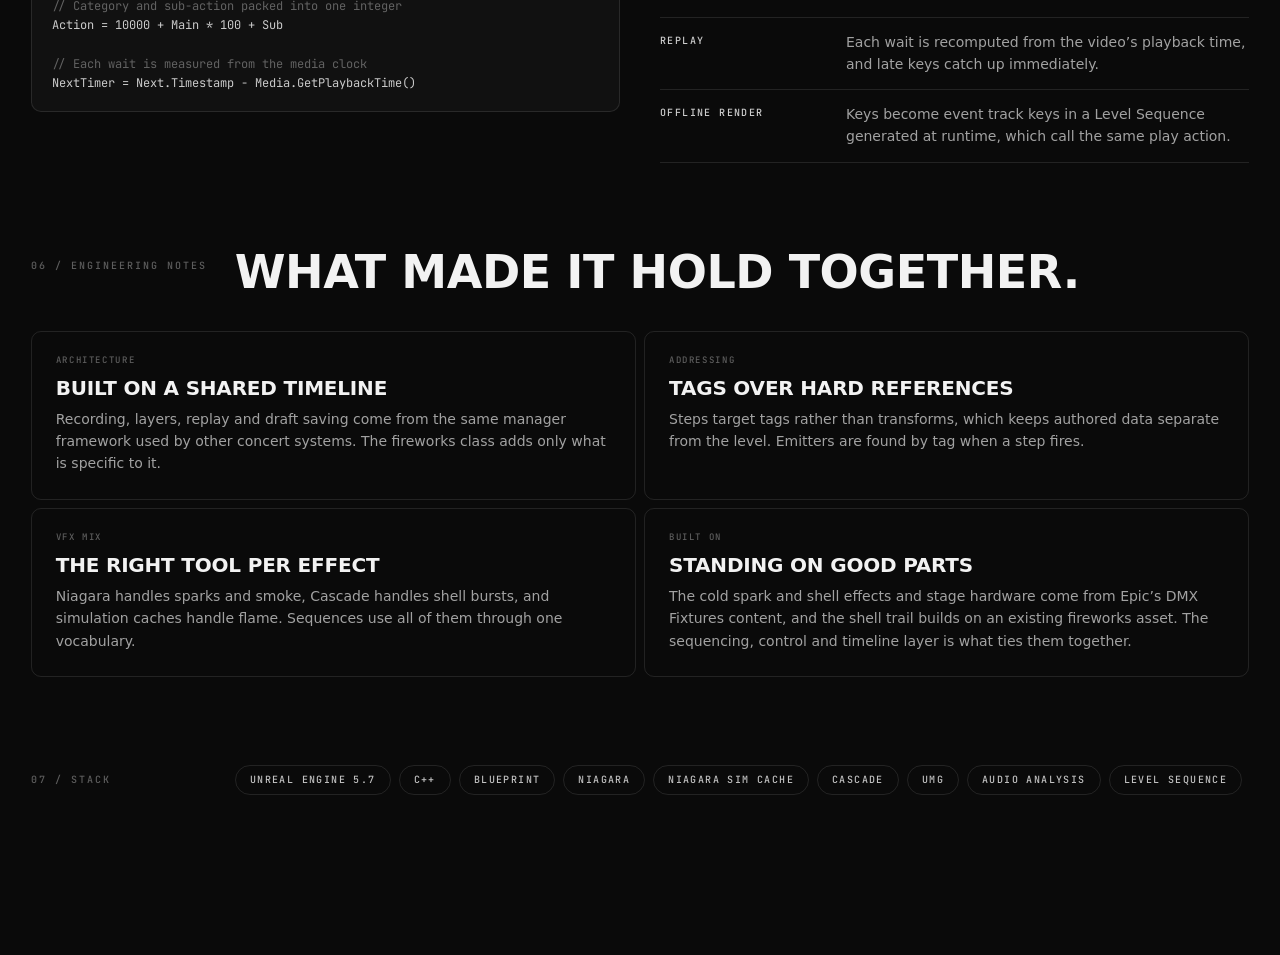
<file: firework-system/index.html>
<!doctype html>
<html lang="en">
<head>
  <meta charset="utf-8">
  <meta name="viewport" content="width=device-width, initial-scale=1">
  <meta name="theme-color" content="#0a0a0a">
  <meta name="description" content="Firework System is a stage pyrotechnics system for virtual concerts in Unreal Engine 5.7: tag-addressed sequences, four effect families, and shows performed live, driven by music, or rendered offline.">
  <meta property="og:title" content="Firework System — Hassan Ahmad">
  <meta property="og:description" content="Sparks, smoke, confetti, flame and aerial shells, sequenced as data and fired from one concert timeline.">
  <meta property="og:image" content="../assets/firework-system/stage-demo-poster.webp">
  <meta property="og:type" content="website">
  <title>Firework System — Hassan Ahmad</title>
  <link rel="icon" href="../assets/portfolio-mark.svg" type="image/svg+xml">
  <link rel="preconnect" href="https://api.fontshare.com" crossorigin>
  <link rel="preconnect" href="https://fonts.googleapis.com">
  <link rel="preconnect" href="https://fonts.gstatic.com" crossorigin>
  <link href="https://api.fontshare.com/v2/css?f[]=clash-grotesk@500,600,700&f[]=satoshi@400,500,700&display=swap" rel="stylesheet">
  <link href="https://fonts.googleapis.com/css2?family=JetBrains+Mono:wght@400;500&display=swap" rel="stylesheet">
  <link rel="stylesheet" href="../styles.css?v=20261106-case7">
  <link rel="stylesheet" href="../case.css?v=20261106-case7">
</head>
<body class="is-ready page">
  <a class="skip-link" href="#main">Skip to content</a>

  <main id="main" class="cs-main">
    <header class="cs-head">
      <a class="back" href="../work/#live">← Work</a>
      <div class="cs-hero">
        <div>
          <p class="cs-tagline"><span class="cs-tag">03</span><span class="cs-tag">Concert Systems</span><span>Unreal Engine 5.7</span></p>
          <h1>Firework<br>System</h1>
          <p class="cs-lede">Stage pyrotechnics for virtual concerts. Sparks, smoke, confetti, flame and aerial shells are sequenced as data, then fired from one timeline by an operator, by the music, or by an offline render.</p>
          <dl class="cs-meta">
            <div><dt>Role</dt><dd>Systems development</dd></div>
            <div><dt>Engine</dt><dd>Unreal Engine 5.7</dd></div>
            <div><dt>Stack</dt><dd>C++ · Blueprint · Niagara · Cascade</dd></div>
            <div><dt>Use</dt><dd>Virtual concert production</dd></div>
          </dl>
        </div>
        <figure class="cs-figure cs-hero-figure">
          <video src="../assets/firework-system/stage-demo.mp4" poster="../assets/firework-system/stage-demo-poster.webp" controls muted loop playsinline autoplay preload="metadata" aria-label="Stage demo showing spark fountains, falling sparks, flame jets and confetti"></video>
          <figcaption><span>Stage demo</span><span>Sparks · flame · confetti</span></figcaption>
        </figure>
      </div>
    </header>

    <!-- Overview -->
    <section class="cs-section" id="overview">
      <div class="cs-section-head">
        <span class="cs-index">01 / Overview</span>
        <div>
          <h2>A pyrotechnics rig that plays like an instrument.</h2>
          <p>A concert stage can hold hundreds of emitters. Firing them one at a time is not a show, so this system groups them into named sequences that fire with one action.</p>
        </div>
      </div>
      <div class="cs-two">
        <div class="cs-prose">
          <p>The Firework System is one of the managers inside a larger concert platform. A small C++ class plugs fireworks into the platform’s shared timeline framework, and a Blueprint manager holds the sequencing, venue, and audio logic.</p>
          <p>That split gives the system a clear shape. The <strong>timeline</strong> only records which action fires and when. The <strong>sequence</strong> decides which emitters respond, with what delay and which settings. The <strong>emitter</strong> applies those settings to its own effect.</p>
          <p>Because the rig is addressed by tag, a sequence names the emitters it needs rather than positions in the level.</p>
        </div>
        <ul class="cs-spec">
          <li><b>Authored shows</b><span>13 tiers holding 117 sequences and 328 steps across two venue setups.</span></li>
          <li><b>Rig</b><span>445 placed emitters across those two venues, each with one unique tag.</span></li>
          <li><b>Effects</b><span>Four emitter families covering bursts, continuous streams, aerial shells and flame.</span></li>
          <li><b>Drivers</b><span>Manual performance, audio automation, and offline render.</span></li>
        </ul>
      </div>
    </section>

    <!-- Structure -->
    <section class="cs-section" id="structure">
      <div class="cs-section-head">
        <span class="cs-index">02 / Show structure</span>
        <div>
          <h2>Sequences as data, addressed by tag.</h2>
          <p>Every look is a nested list: a tier of sequences, sub-sequences with a start delay, and steps that name their targets and settings.</p>
        </div>
      </div>
      <div class="cs-two">
        <ul class="cs-spec">
          <li><b>Tier</b><span>A themed group of sequences for a venue, such as large spark bursts, smoke, or confetti.</span></li>
          <li><b>Sub-sequence</b><span>A named part of a look with its own start delay.</span></li>
          <li><b>Step</b><span>The tags to fire, an accumulative delay, an aim on each axis, and the settings for that effect type.</span></li>
          <li><b>Draft overrides</b><span>Concert-wide colour, density, velocity, height, spread and burst life can be adjusted without editing a sequence.</span></li>
        </ul>
        <pre class="cs-code"><span class="c">// User sequences saved with the concert draft</span>
<span class="k">struct</span> FFireWorks2stParent {
  TArray&lt;FName&gt;      CustomFireWorksTag;
  TArray&lt;FTransform&gt; CustomFireworksLocation;
  TArray&lt;FFireworks1stParent&gt; fireworksproperties;
};

<span class="k">struct</span> FFireworks1stParent {
  FString sequenceName;
  float   startDelay;
  TArray&lt;FFireWorksProperties&gt; FwProperties;
};</pre>
      </div>
    </section>

    <!-- Effects -->
    <section class="cs-section" id="effects">
      <div class="cs-section-head">
        <span class="cs-index">03 / Effect families</span>
        <div>
          <h2>Four emitters, one parent class.</h2>
          <p>Each family derives from a shared base, so a sequence can fire a mixed rig through one call.</p>
        </div>
      </div>
      <div class="cs-cards">
        <article class="cs-card"><small>Single burst</small><h3>Sparks, smoke, steam, confetti</h3><p>Short Niagara bursts with control over height, speed, colour, cone angle, vertical acceleration and life. Sequence values are passed in as Niagara user parameters.</p></article>
        <article class="cs-card"><small>Continuous</small><h3>Spark and smoke streams</h3><p>Fountains that run for as long as they are held. On the timeline, the length of the press is written back into the key, so a held effect replays for the same duration.</p></article>
        <article class="cs-card"><small>Explosives</small><h3>Aerial shells</h3><p>Eight shell and burst types, including peony, chrysanthemum, crossette, ring and palm. A trail actor launches with its own movement and rotation, then explodes on a timer. Bursts can also take the shape of a skeletal mesh.</p></article>
        <article class="cs-card"><small>Flame</small><h3>Cached flame jets</h3><p>Flame effects play from Niagara simulation caches, with a cache picked at random so repeated jets do not look identical.</p></article>
      </div>
    </section>

    <!-- Authoring -->
    <section class="cs-section" id="authoring">
      <div class="cs-section-head">
        <span class="cs-index">04 / Authoring</span>
        <div>
          <h2>Three ways to build a show.</h2>
          <p>Venue sequences are built in the editor, users can create their own inside the application, and an operator turns either into a timeline.</p>
        </div>
      </div>
      <div class="cs-steps cs-steps-3">
        <article class="cs-step"><span>01</span><h3>In the editor</h3><p>Venue tiers are authored as nested structured data. Each venue gets its own named categories and sub-actions, loaded with the level.</p></article>
        <article class="cs-step"><span>02</span><h3>In the application</h3><p>A custom firework panel places emitters by cursor trace, adjusts them with transform gizmos, assigns tags, previews a sequence, and saves it all to the concert draft.</p></article>
        <article class="cs-step"><span>03</span><h3>By performing</h3><p>An operator triggers categories during playback and each action is recorded as a key. Favourites and exclusions shape which sub-action a category picks.</p></article>
      </div>
    </section>

    <!-- Playback -->
    <section class="cs-section" id="playback">
      <div class="cs-section-head">
        <span class="cs-index">05 / Playback</span>
        <div>
          <h2>One action, three drivers.</h2>
          <p>A key stores an action rather than burst settings, so a live press, an automated cue and a render event all reach the same firing path.</p>
        </div>
      </div>
      <div class="cs-two">
        <pre class="cs-code"><span class="c">// A recorded key</span>
<span class="k">FKeyFrame</span> { bIsLongPress, Timestamp, Action, Speed,
            Duration, KeyFrameType, CustomDataBytes }

<span class="c">// Category and sub-action packed into one integer</span>
Action = 10000 + Main * 100 + Sub

<span class="c">// Each wait is measured from the media clock</span>
NextTimer = Next.Timestamp - Media.GetPlaybackTime()</pre>
        <ul class="cs-spec">
          <li><b>Manual</b><span>Actions are built from each venue’s category assets, then played and recorded while the show runs.</span></li>
          <li><b>Audio</b><span>Automation listens to the audio analysis engine and uses bass and mid levels with range and responsiveness settings. It can also record the keys it fires.</span></li>
          <li><b>Replay</b><span>Each wait is recomputed from the video’s playback time, and late keys catch up immediately.</span></li>
          <li><b>Offline render</b><span>Keys become event track keys in a Level Sequence generated at runtime, which call the same play action.</span></li>
        </ul>
      </div>
    </section>

    <!-- Engineering -->
    <section class="cs-section" id="engineering">
      <div class="cs-section-head">
        <span class="cs-index">06 / Engineering notes</span>
        <div>
          <h2>What made it hold together.</h2>
        </div>
      </div>
      <div class="cs-cards">
        <article class="cs-card"><small>Architecture</small><h3>Built on a shared timeline</h3><p>Recording, layers, replay and draft saving come from the same manager framework used by other concert systems. The fireworks class adds only what is specific to it.</p></article>
        <article class="cs-card"><small>Addressing</small><h3>Tags over hard references</h3><p>Steps target tags rather than transforms, which keeps authored data separate from the level. Emitters are found by tag when a step fires.</p></article>
        <article class="cs-card"><small>VFX mix</small><h3>The right tool per effect</h3><p>Niagara handles sparks and smoke, Cascade handles shell bursts, and simulation caches handle flame. Sequences use all of them through one vocabulary.</p></article>
        <article class="cs-card"><small>Built on</small><h3>Standing on good parts</h3><p>The cold spark and shell effects and stage hardware come from Epic’s DMX Fixtures content, and the shell trail builds on an existing fireworks asset. The sequencing, control and timeline layer is what ties them together.</p></article>
      </div>
    </section>

    <!-- Stack -->
    <section class="cs-section" id="stack">
      <div class="cs-section-head">
        <span class="cs-index">07 / Stack</span>
        <div class="cs-chips">
          <span>Unreal Engine 5.7</span><span>C++</span><span>Blueprint</span><span>Niagara</span><span>Niagara Sim Cache</span><span>Cascade</span><span>UMG</span><span>Audio Analysis</span><span>Level Sequence</span>
        </div>
      </div>
    </section>
  </main>

  <nav class="dock" aria-label="Primary navigation">
    <a class="dock-brand" href="../"><span class="dock-mark">H</span><span>Hassan Ahmad</span></a>
    <div class="dock-links">
      <a href="../">Home</a>
      <a href="../work/" class="is-active">Work</a>
      <a href="../about/">About</a>
      <a href="../about/#contact">Contact</a>
    </div>
    <div class="dock-icons">
      <a href="https://github.com/HassanAhmad7" target="_blank" rel="noreferrer" aria-label="GitHub"><svg viewBox="0 0 24 24" aria-hidden="true"><path d="M12 .5a12 12 0 0 0-3.8 23.4c.6.1.8-.3.8-.6v-2.2c-3.3.7-4-1.4-4-1.4-.6-1.4-1.4-1.8-1.4-1.8-1.1-.7.1-.7.1-.7 1.2.1 1.8 1.2 1.8 1.2 1.1 1.8 2.8 1.3 3.5 1 .1-.8.4-1.3.8-1.6-2.7-.3-5.5-1.3-5.5-5.9 0-1.3.5-2.4 1.2-3.2-.1-.3-.5-1.5.1-3.2 0 0 1-.3 3.3 1.2a11.5 11.5 0 0 1 6 0c2.3-1.5 3.3-1.2 3.3-1.2.6 1.7.2 2.9.1 3.2.8.8 1.2 1.9 1.2 3.2 0 4.6-2.8 5.6-5.5 5.9.4.4.8 1.1.8 2.2v3.3c0 .3.2.7.8.6A12 12 0 0 0 12 .5z"/></svg></a>
      <a href="mailto:hassanahmadofficial1@gmail.com" aria-label="Email"><svg viewBox="0 0 24 24" aria-hidden="true"><path d="M2 5h20v14H2z" fill="none" stroke="currentColor" stroke-width="1.8"/><path d="m2 6 10 7 10-7" fill="none" stroke="currentColor" stroke-width="1.8"/></svg></a>
      <a href="../assets/hassan-ahmad-resume.pdf" target="_blank" rel="noopener" aria-label="Resume"><svg viewBox="0 0 24 24" aria-hidden="true"><path d="M6 2h8l5 5v15H6z" fill="none" stroke="currentColor" stroke-width="1.8"/><path d="M14 2v5h5M9 12h7M9 16h7" fill="none" stroke="currentColor" stroke-width="1.8"/></svg></a>
    </div>
  </nav>
</body>
</html>
</file>
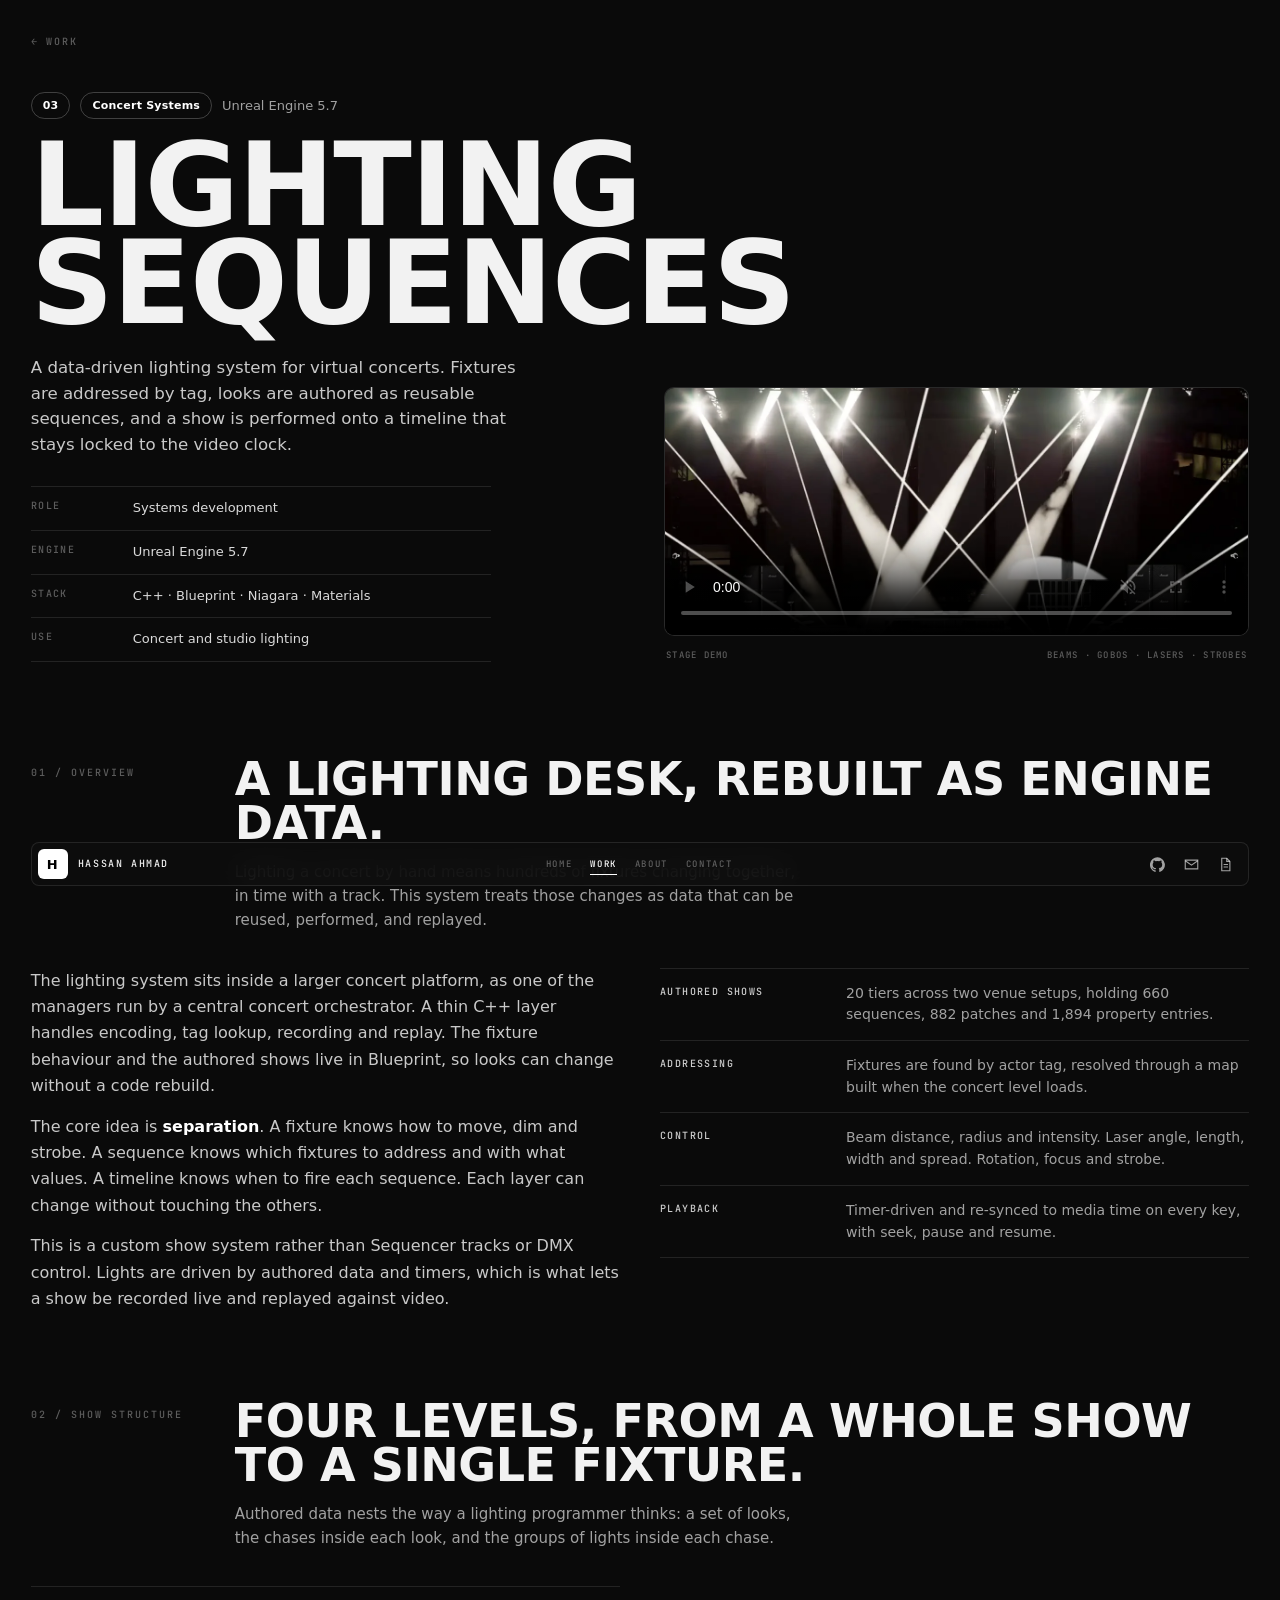
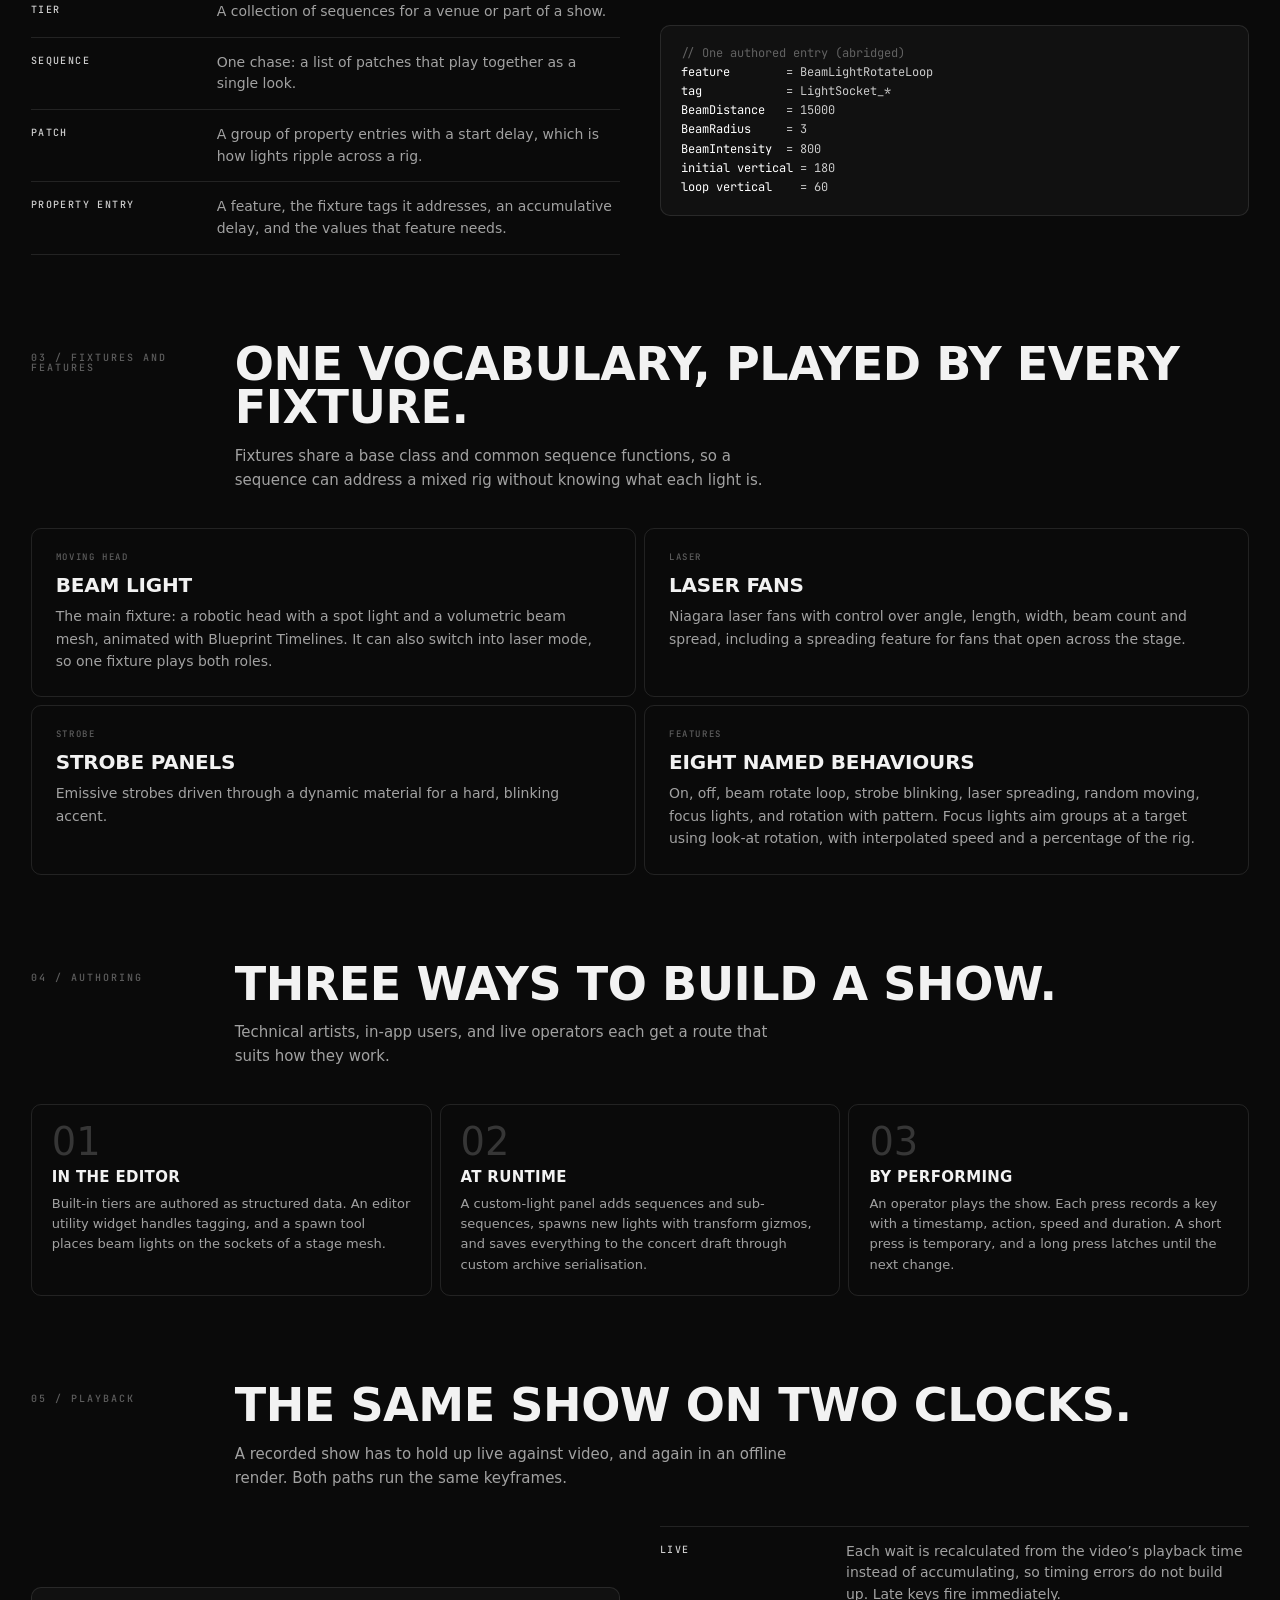
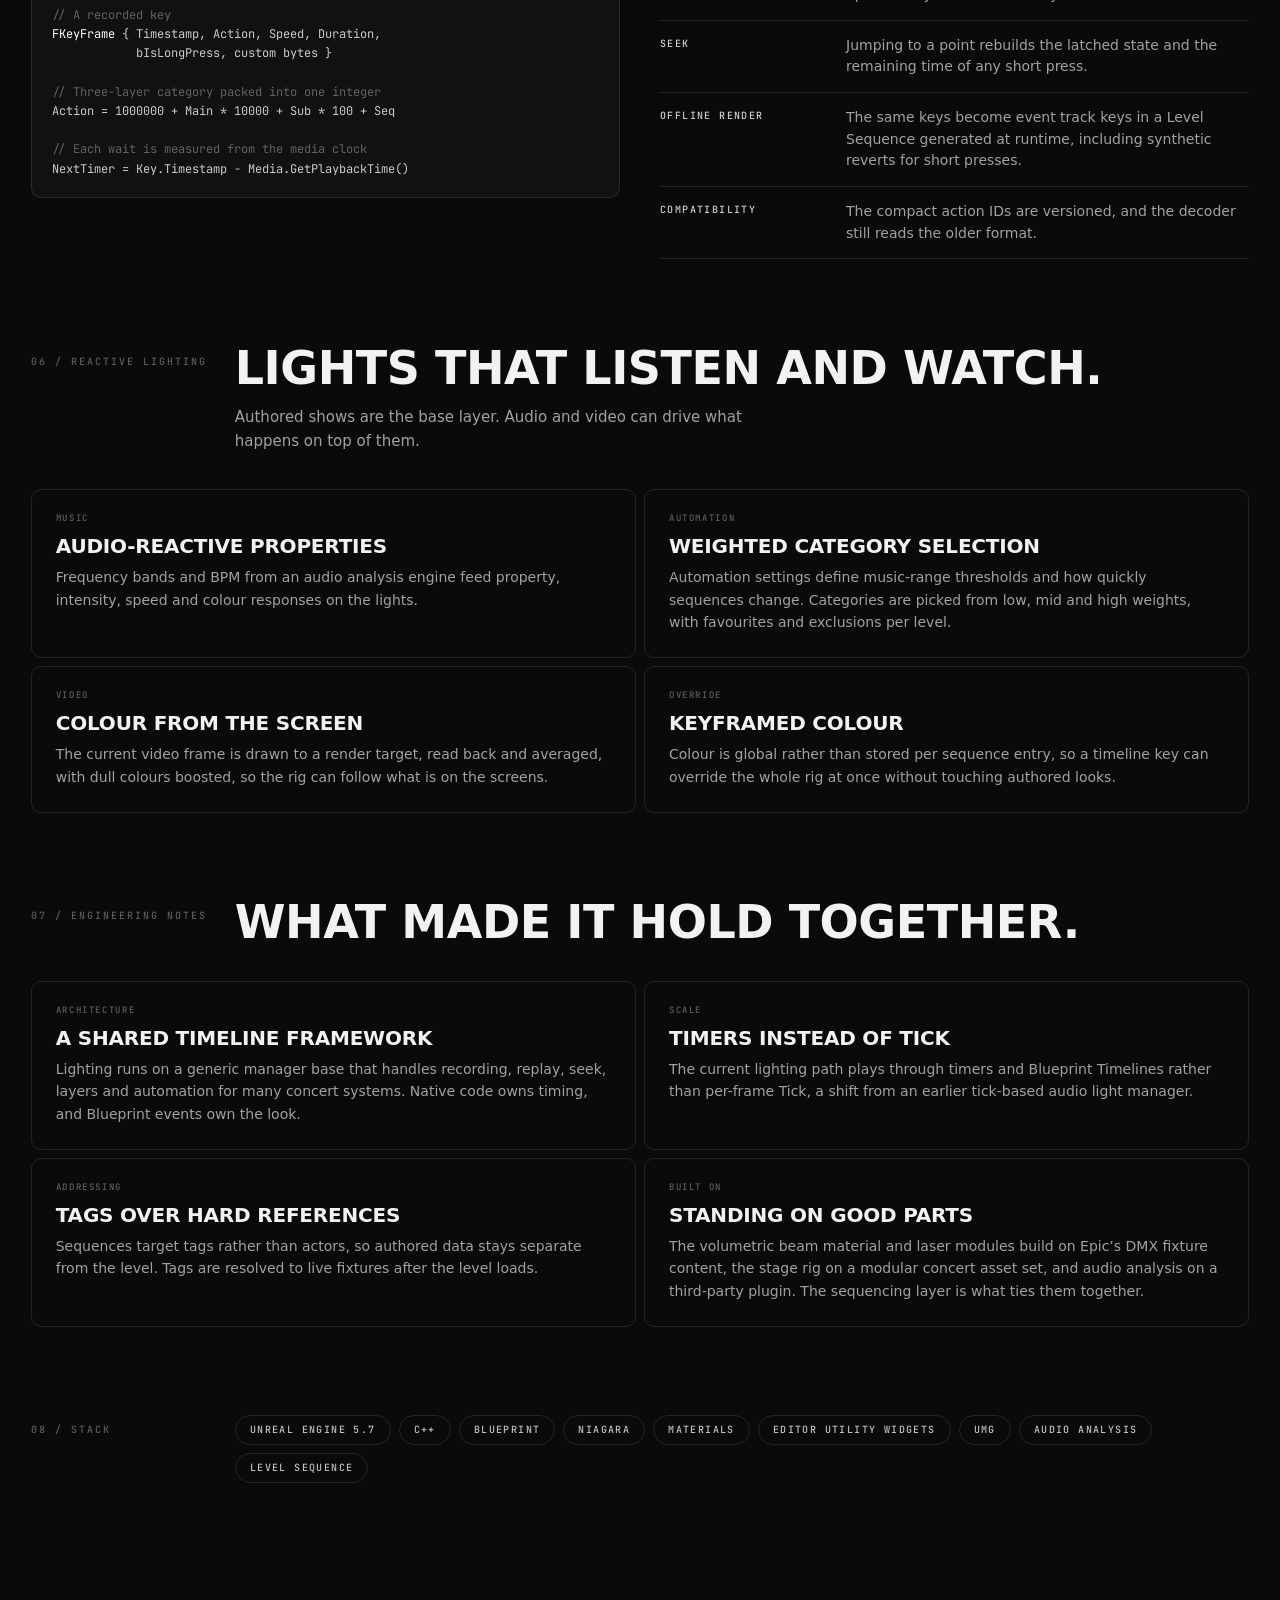
<file: lighting-sequences/index.html>
<!doctype html>
<html lang="en">
<head>
  <meta charset="utf-8">
  <meta name="viewport" content="width=device-width, initial-scale=1">
  <meta name="theme-color" content="#0a0a0a">
  <meta name="description" content="Lighting Sequences is a data-driven concert lighting system in Unreal Engine 5.7: tag-addressed fixtures, authored sequence tiers, timeline performance, and playback synced to the show's video clock.">
  <meta property="og:title" content="Lighting Sequences — Hassan Ahmad">
  <meta property="og:description" content="Beams, lasers, strobes and focus moves, authored as data and performed on a timeline in Unreal Engine.">
  <meta property="og:image" content="../assets/lighting-sequences/stage-demo-poster.webp">
  <meta property="og:type" content="website">
  <title>Lighting Sequences — Hassan Ahmad</title>
  <link rel="icon" href="../assets/portfolio-mark.svg" type="image/svg+xml">
  <link rel="preconnect" href="https://api.fontshare.com" crossorigin>
  <link rel="preconnect" href="https://fonts.googleapis.com">
  <link rel="preconnect" href="https://fonts.gstatic.com" crossorigin>
  <link href="https://api.fontshare.com/v2/css?f[]=clash-grotesk@500,600,700&f[]=satoshi@400,500,700&display=swap" rel="stylesheet">
  <link href="https://fonts.googleapis.com/css2?family=JetBrains+Mono:wght@400;500&display=swap" rel="stylesheet">
  <link rel="stylesheet" href="../styles.css?v=20261106-case7">
  <link rel="stylesheet" href="../case.css?v=20261106-case7">
</head>
<body class="is-ready page">
  <a class="skip-link" href="#main">Skip to content</a>

  <main id="main" class="cs-main">
    <header class="cs-head">
      <a class="back" href="../work/#live">← Work</a>
      <div class="cs-hero">
        <div>
          <p class="cs-tagline"><span class="cs-tag">03</span><span class="cs-tag">Concert Systems</span><span>Unreal Engine 5.7</span></p>
          <h1>Lighting<br>Sequences</h1>
          <p class="cs-lede">A data-driven lighting system for virtual concerts. Fixtures are addressed by tag, looks are authored as reusable sequences, and a show is performed onto a timeline that stays locked to the video clock.</p>
          <dl class="cs-meta">
            <div><dt>Role</dt><dd>Systems development</dd></div>
            <div><dt>Engine</dt><dd>Unreal Engine 5.7</dd></div>
            <div><dt>Stack</dt><dd>C++ · Blueprint · Niagara · Materials</dd></div>
            <div><dt>Use</dt><dd>Concert and studio lighting</dd></div>
          </dl>
        </div>
        <figure class="cs-figure cs-hero-figure">
          <video src="../assets/lighting-sequences/stage-demo.mp4" poster="../assets/lighting-sequences/stage-demo-poster.webp" controls muted loop playsinline autoplay preload="metadata" aria-label="Stage demo showing spot beams, gobo patterns, lasers and strobes running through lighting sequences"></video>
          <figcaption><span>Stage demo</span><span>Beams · gobos · lasers · strobes</span></figcaption>
        </figure>
      </div>
    </header>

    <!-- Overview -->
    <section class="cs-section" id="overview">
      <div class="cs-section-head">
        <span class="cs-index">01 / Overview</span>
        <div>
          <h2>A lighting desk, rebuilt as engine data.</h2>
          <p>Lighting a concert by hand means hundreds of fixtures changing together, in time with a track. This system treats those changes as data that can be reused, performed, and replayed.</p>
        </div>
      </div>
      <div class="cs-two">
        <div class="cs-prose">
          <p>The lighting system sits inside a larger concert platform, as one of the managers run by a central concert orchestrator. A thin C++ layer handles encoding, tag lookup, recording and replay. The fixture behaviour and the authored shows live in Blueprint, so looks can change without a code rebuild.</p>
          <p>The core idea is <strong>separation</strong>. A fixture knows how to move, dim and strobe. A sequence knows which fixtures to address and with what values. A timeline knows when to fire each sequence. Each layer can change without touching the others.</p>
          <p>This is a custom show system rather than Sequencer tracks or DMX control. Lights are driven by authored data and timers, which is what lets a show be recorded live and replayed against video.</p>
        </div>
        <ul class="cs-spec">
          <li><b>Authored shows</b><span>20 tiers across two venue setups, holding 660 sequences, 882 patches and 1,894 property entries.</span></li>
          <li><b>Addressing</b><span>Fixtures are found by actor tag, resolved through a map built when the concert level loads.</span></li>
          <li><b>Control</b><span>Beam distance, radius and intensity. Laser angle, length, width and spread. Rotation, focus and strobe.</span></li>
          <li><b>Playback</b><span>Timer-driven and re-synced to media time on every key, with seek, pause and resume.</span></li>
        </ul>
      </div>
    </section>

    <!-- Show structure -->
    <section class="cs-section" id="structure">
      <div class="cs-section-head">
        <span class="cs-index">02 / Show structure</span>
        <div>
          <h2>Four levels, from a whole show to a single fixture.</h2>
          <p>Authored data nests the way a lighting programmer thinks: a set of looks, the chases inside each look, and the groups of lights inside each chase.</p>
        </div>
      </div>
      <div class="cs-two">
        <ul class="cs-spec">
          <li><b>Tier</b><span>A collection of sequences for a venue or part of a show.</span></li>
          <li><b>Sequence</b><span>One chase: a list of patches that play together as a single look.</span></li>
          <li><b>Patch</b><span>A group of property entries with a start delay, which is how lights ripple across a rig.</span></li>
          <li><b>Property entry</b><span>A feature, the fixture tags it addresses, an accumulative delay, and the values that feature needs.</span></li>
        </ul>
        <pre class="cs-code"><span class="c">// One authored entry (abridged)</span>
<span class="k">feature</span>        = BeamLightRotateLoop
<span class="k">tag</span>            = LightSocket_*
<span class="k">BeamDistance</span>   = 15000
<span class="k">BeamRadius</span>     = 3
<span class="k">BeamIntensity</span>  = 800
<span class="k">initial vertical</span> = 180
<span class="k">loop vertical</span>    = 60</pre>
      </div>
    </section>

    <!-- Fixtures -->
    <section class="cs-section" id="fixtures">
      <div class="cs-section-head">
        <span class="cs-index">03 / Fixtures and features</span>
        <div>
          <h2>One vocabulary, played by every fixture.</h2>
          <p>Fixtures share a base class and common sequence functions, so a sequence can address a mixed rig without knowing what each light is.</p>
        </div>
      </div>
      <div class="cs-cards">
        <article class="cs-card"><small>Moving head</small><h3>Beam light</h3><p>The main fixture: a robotic head with a spot light and a volumetric beam mesh, animated with Blueprint Timelines. It can also switch into laser mode, so one fixture plays both roles.</p></article>
        <article class="cs-card"><small>Laser</small><h3>Laser fans</h3><p>Niagara laser fans with control over angle, length, width, beam count and spread, including a spreading feature for fans that open across the stage.</p></article>
        <article class="cs-card"><small>Strobe</small><h3>Strobe panels</h3><p>Emissive strobes driven through a dynamic material for a hard, blinking accent.</p></article>
        <article class="cs-card"><small>Features</small><h3>Eight named behaviours</h3><p>On, off, beam rotate loop, strobe blinking, laser spreading, random moving, focus lights, and rotation with pattern. Focus lights aim groups at a target using look-at rotation, with interpolated speed and a percentage of the rig.</p></article>
      </div>
    </section>

    <!-- Authoring -->
    <section class="cs-section" id="authoring">
      <div class="cs-section-head">
        <span class="cs-index">04 / Authoring</span>
        <div>
          <h2>Three ways to build a show.</h2>
          <p>Technical artists, in-app users, and live operators each get a route that suits how they work.</p>
        </div>
      </div>
      <div class="cs-steps cs-steps-3">
        <article class="cs-step"><span>01</span><h3>In the editor</h3><p>Built-in tiers are authored as structured data. An editor utility widget handles tagging, and a spawn tool places beam lights on the sockets of a stage mesh.</p></article>
        <article class="cs-step"><span>02</span><h3>At runtime</h3><p>A custom-light panel adds sequences and sub-sequences, spawns new lights with transform gizmos, and saves everything to the concert draft through custom archive serialisation.</p></article>
        <article class="cs-step"><span>03</span><h3>By performing</h3><p>An operator plays the show. Each press records a key with a timestamp, action, speed and duration. A short press is temporary, and a long press latches until the next change.</p></article>
      </div>
    </section>

    <!-- Playback -->
    <section class="cs-section" id="playback">
      <div class="cs-section-head">
        <span class="cs-index">05 / Playback</span>
        <div>
          <h2>The same show on two clocks.</h2>
          <p>A recorded show has to hold up live against video, and again in an offline render. Both paths run the same keyframes.</p>
        </div>
      </div>
      <div class="cs-two">
        <pre class="cs-code"><span class="c">// A recorded key</span>
<span class="k">FKeyFrame</span> { Timestamp, Action, Speed, Duration,
            bIsLongPress, custom bytes }

<span class="c">// Three-layer category packed into one integer</span>
Action = 1000000 + Main * 10000 + Sub * 100 + Seq

<span class="c">// Each wait is measured from the media clock</span>
NextTimer = Key.Timestamp - Media.GetPlaybackTime()</pre>
        <ul class="cs-spec">
          <li><b>Live</b><span>Each wait is recalculated from the video’s playback time instead of accumulating, so timing errors do not build up. Late keys fire immediately.</span></li>
          <li><b>Seek</b><span>Jumping to a point rebuilds the latched state and the remaining time of any short press.</span></li>
          <li><b>Offline render</b><span>The same keys become event track keys in a Level Sequence generated at runtime, including synthetic reverts for short presses.</span></li>
          <li><b>Compatibility</b><span>The compact action IDs are versioned, and the decoder still reads the older format.</span></li>
        </ul>
      </div>
    </section>

    <!-- Reactive -->
    <section class="cs-section" id="reactive">
      <div class="cs-section-head">
        <span class="cs-index">06 / Reactive lighting</span>
        <div>
          <h2>Lights that listen and watch.</h2>
          <p>Authored shows are the base layer. Audio and video can drive what happens on top of them.</p>
        </div>
      </div>
      <div class="cs-cards">
        <article class="cs-card"><small>Music</small><h3>Audio-reactive properties</h3><p>Frequency bands and BPM from an audio analysis engine feed property, intensity, speed and colour responses on the lights.</p></article>
        <article class="cs-card"><small>Automation</small><h3>Weighted category selection</h3><p>Automation settings define music-range thresholds and how quickly sequences change. Categories are picked from low, mid and high weights, with favourites and exclusions per level.</p></article>
        <article class="cs-card"><small>Video</small><h3>Colour from the screen</h3><p>The current video frame is drawn to a render target, read back and averaged, with dull colours boosted, so the rig can follow what is on the screens.</p></article>
        <article class="cs-card"><small>Override</small><h3>Keyframed colour</h3><p>Colour is global rather than stored per sequence entry, so a timeline key can override the whole rig at once without touching authored looks.</p></article>
      </div>
    </section>

    <!-- Engineering -->
    <section class="cs-section" id="engineering">
      <div class="cs-section-head">
        <span class="cs-index">07 / Engineering notes</span>
        <div>
          <h2>What made it hold together.</h2>
        </div>
      </div>
      <div class="cs-cards">
        <article class="cs-card"><small>Architecture</small><h3>A shared timeline framework</h3><p>Lighting runs on a generic manager base that handles recording, replay, seek, layers and automation for many concert systems. Native code owns timing, and Blueprint events own the look.</p></article>
        <article class="cs-card"><small>Scale</small><h3>Timers instead of Tick</h3><p>The current lighting path plays through timers and Blueprint Timelines rather than per-frame Tick, a shift from an earlier tick-based audio light manager.</p></article>
        <article class="cs-card"><small>Addressing</small><h3>Tags over hard references</h3><p>Sequences target tags rather than actors, so authored data stays separate from the level. Tags are resolved to live fixtures after the level loads.</p></article>
        <article class="cs-card"><small>Built on</small><h3>Standing on good parts</h3><p>The volumetric beam material and laser modules build on Epic’s DMX fixture content, the stage rig on a modular concert asset set, and audio analysis on a third-party plugin. The sequencing layer is what ties them together.</p></article>
      </div>
    </section>

    <!-- Stack -->
    <section class="cs-section" id="stack">
      <div class="cs-section-head">
        <span class="cs-index">08 / Stack</span>
        <div class="cs-chips">
          <span>Unreal Engine 5.7</span><span>C++</span><span>Blueprint</span><span>Niagara</span><span>Materials</span><span>Editor Utility Widgets</span><span>UMG</span><span>Audio Analysis</span><span>Level Sequence</span>
        </div>
      </div>
    </section>
  </main>

  <nav class="dock" aria-label="Primary navigation">
    <a class="dock-brand" href="../"><span class="dock-mark">H</span><span>Hassan Ahmad</span></a>
    <div class="dock-links">
      <a href="../">Home</a>
      <a href="../work/" class="is-active">Work</a>
      <a href="../about/">About</a>
      <a href="../about/#contact">Contact</a>
    </div>
    <div class="dock-icons">
      <a href="https://github.com/HassanAhmad7" target="_blank" rel="noreferrer" aria-label="GitHub"><svg viewBox="0 0 24 24" aria-hidden="true"><path d="M12 .5a12 12 0 0 0-3.8 23.4c.6.1.8-.3.8-.6v-2.2c-3.3.7-4-1.4-4-1.4-.6-1.4-1.4-1.8-1.4-1.8-1.1-.7.1-.7.1-.7 1.2.1 1.8 1.2 1.8 1.2 1.1 1.8 2.8 1.3 3.5 1 .1-.8.4-1.3.8-1.6-2.7-.3-5.5-1.3-5.5-5.9 0-1.3.5-2.4 1.2-3.2-.1-.3-.5-1.5.1-3.2 0 0 1-.3 3.3 1.2a11.5 11.5 0 0 1 6 0c2.3-1.5 3.3-1.2 3.3-1.2.6 1.7.2 2.9.1 3.2.8.8 1.2 1.9 1.2 3.2 0 4.6-2.8 5.6-5.5 5.9.4.4.8 1.1.8 2.2v3.3c0 .3.2.7.8.6A12 12 0 0 0 12 .5z"/></svg></a>
      <a href="mailto:hassanahmadofficial1@gmail.com" aria-label="Email"><svg viewBox="0 0 24 24" aria-hidden="true"><path d="M2 5h20v14H2z" fill="none" stroke="currentColor" stroke-width="1.8"/><path d="m2 6 10 7 10-7" fill="none" stroke="currentColor" stroke-width="1.8"/></svg></a>
      <a href="../assets/hassan-ahmad-resume.pdf" target="_blank" rel="noopener" aria-label="Resume"><svg viewBox="0 0 24 24" aria-hidden="true"><path d="M6 2h8l5 5v15H6z" fill="none" stroke="currentColor" stroke-width="1.8"/><path d="M14 2v5h5M9 12h7M9 16h7" fill="none" stroke="currentColor" stroke-width="1.8"/></svg></a>
    </div>
  </nav>
</body>
</html>
</file>
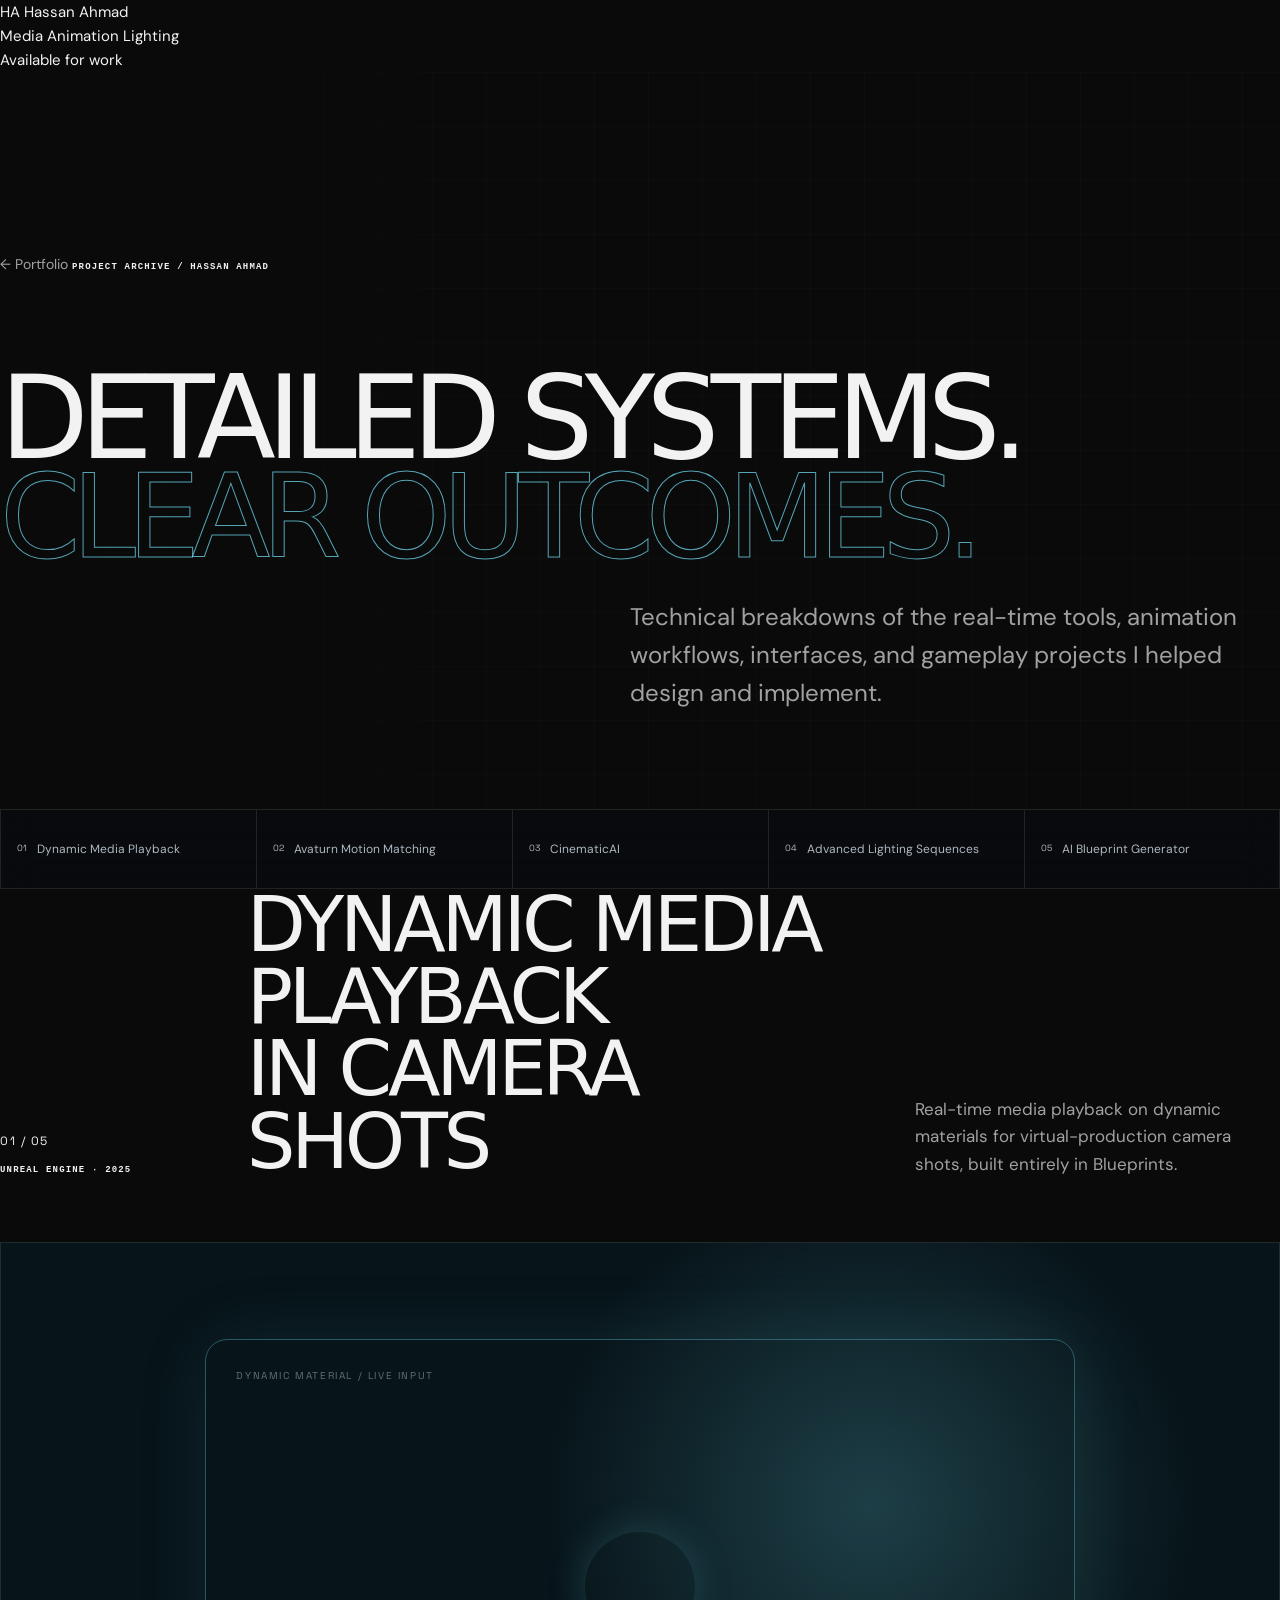
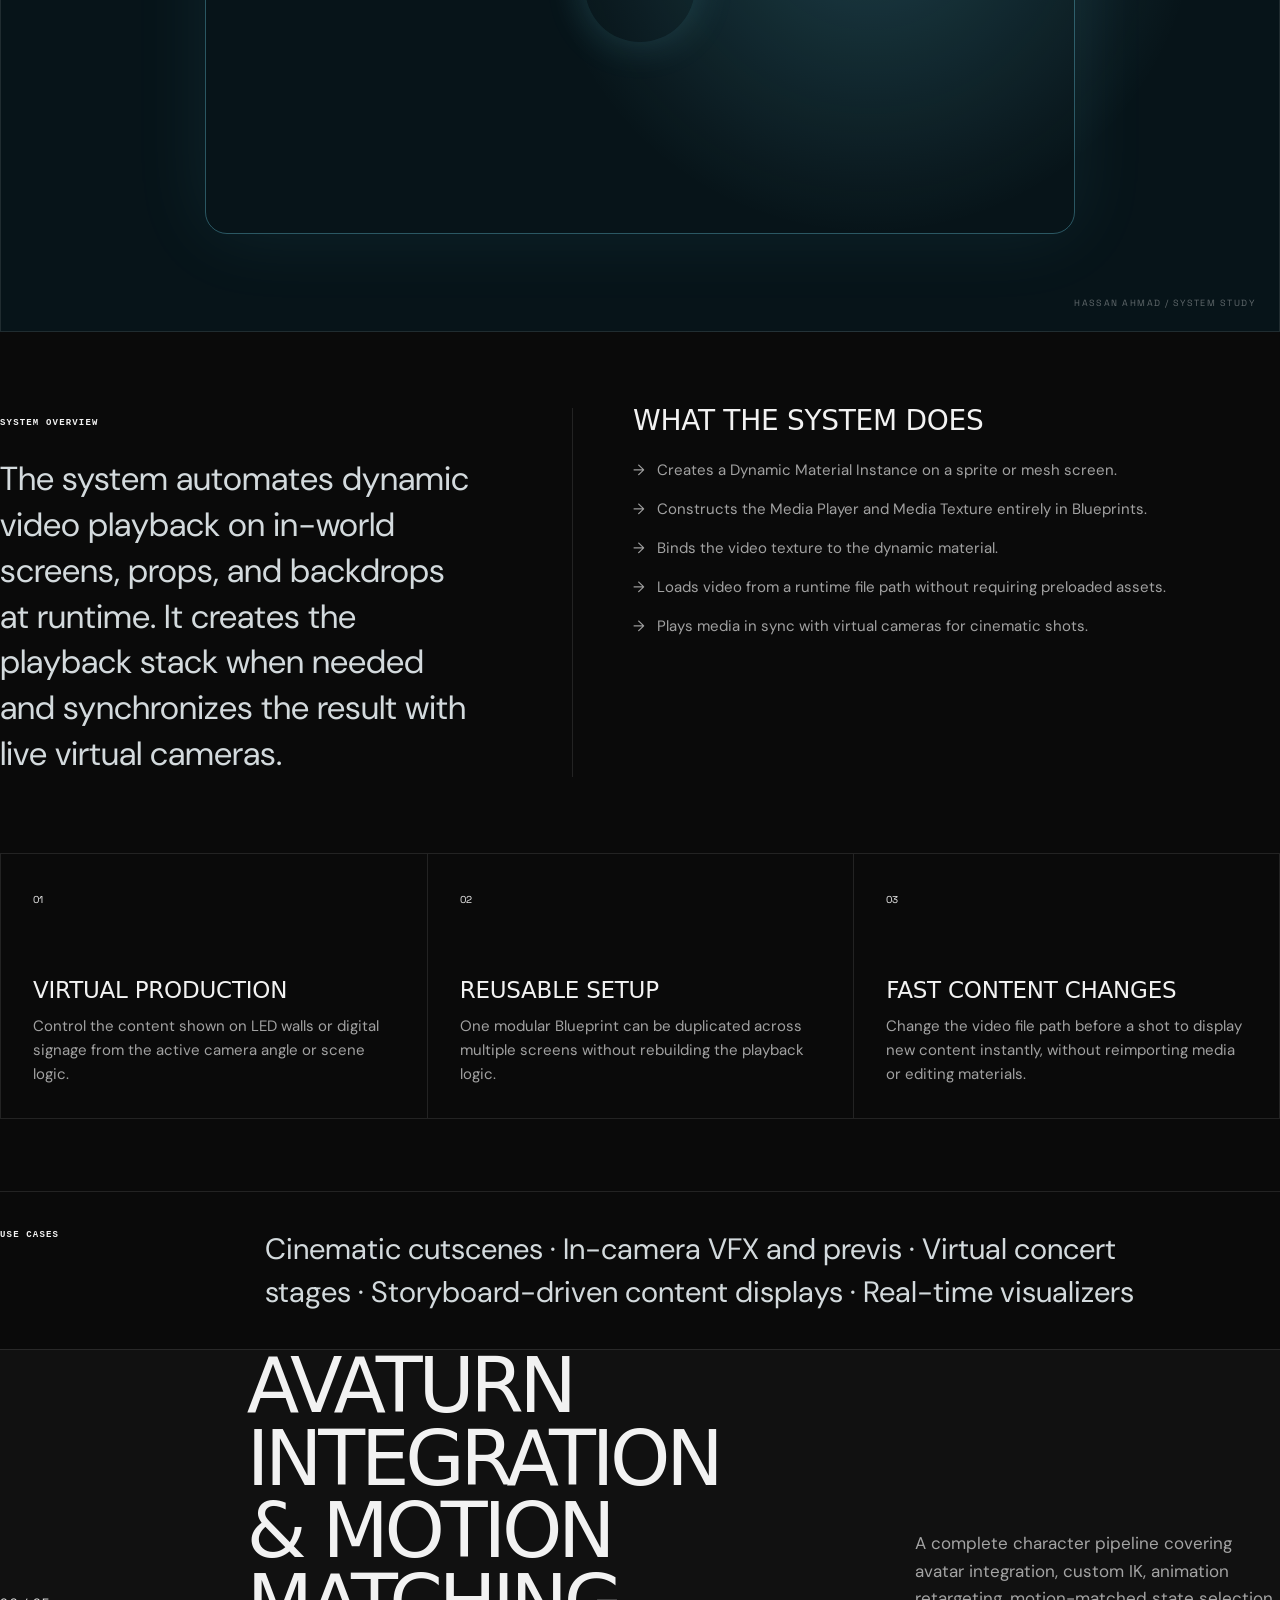
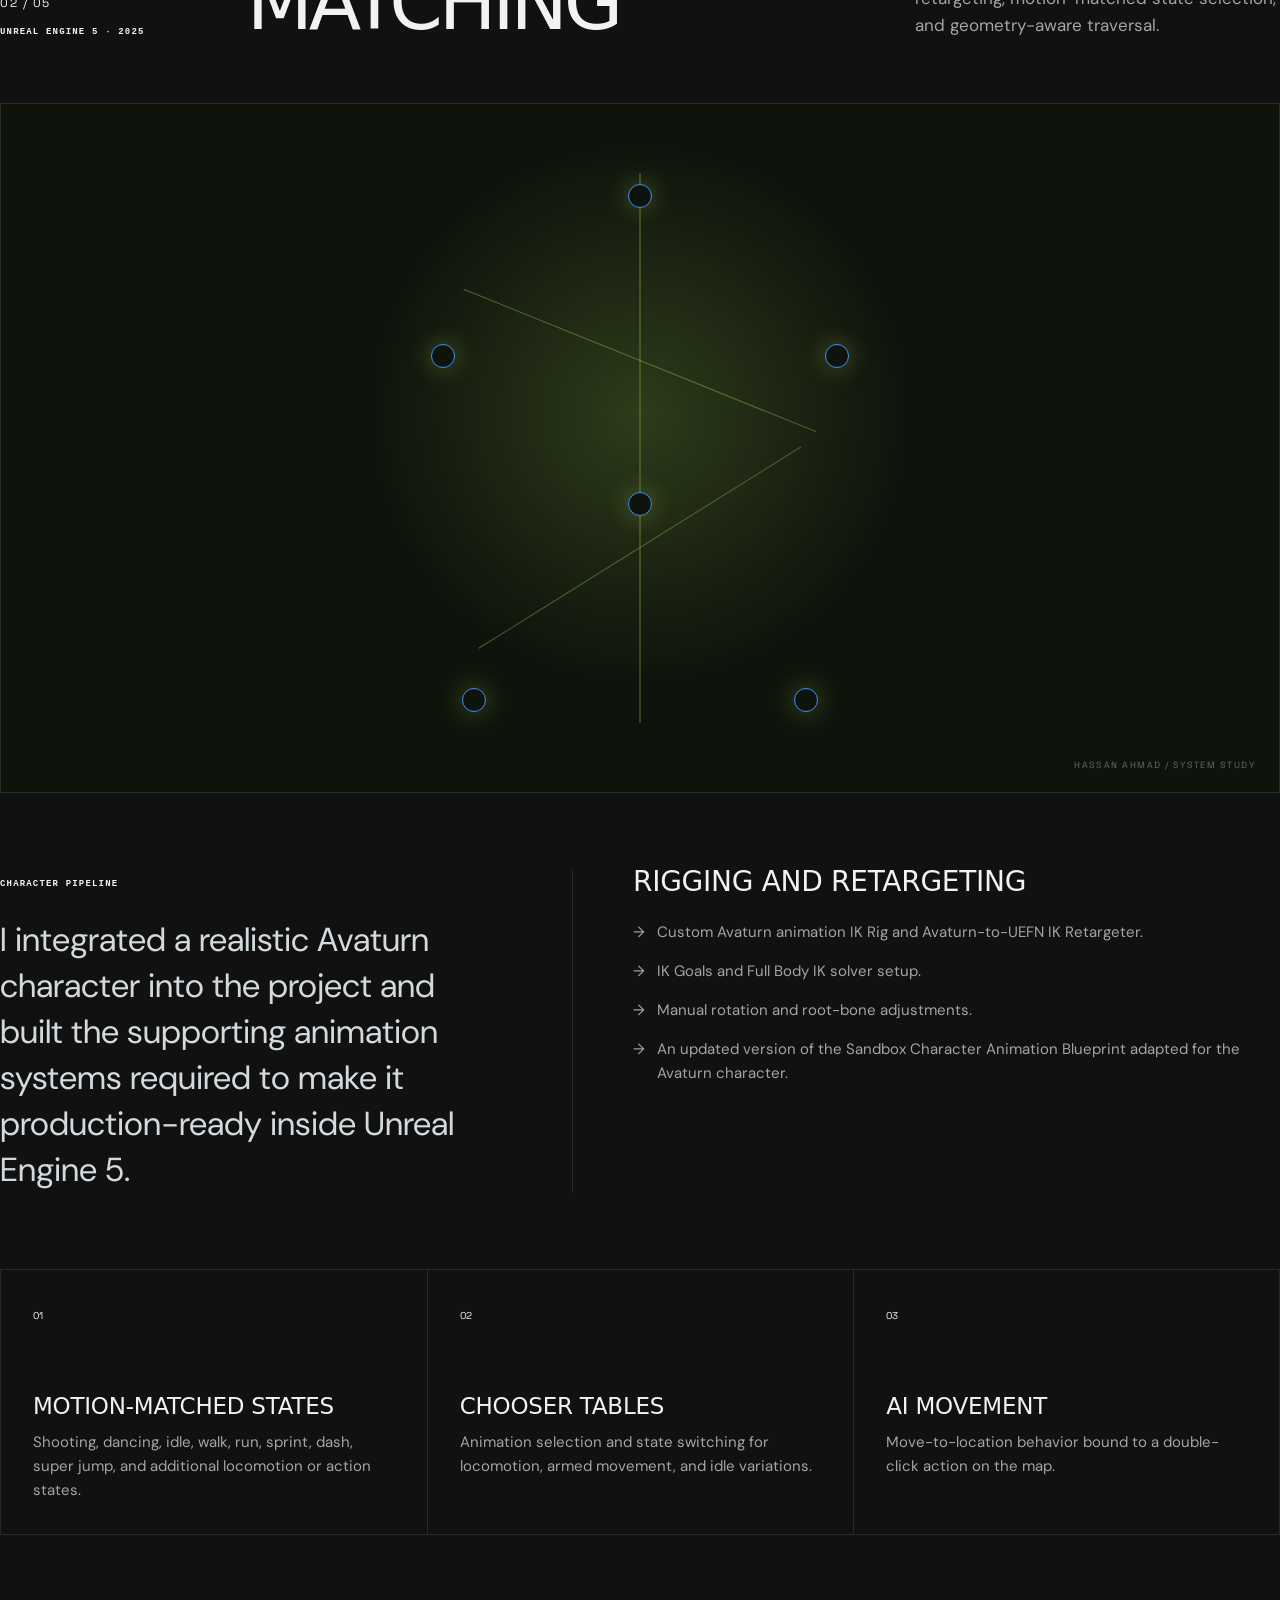
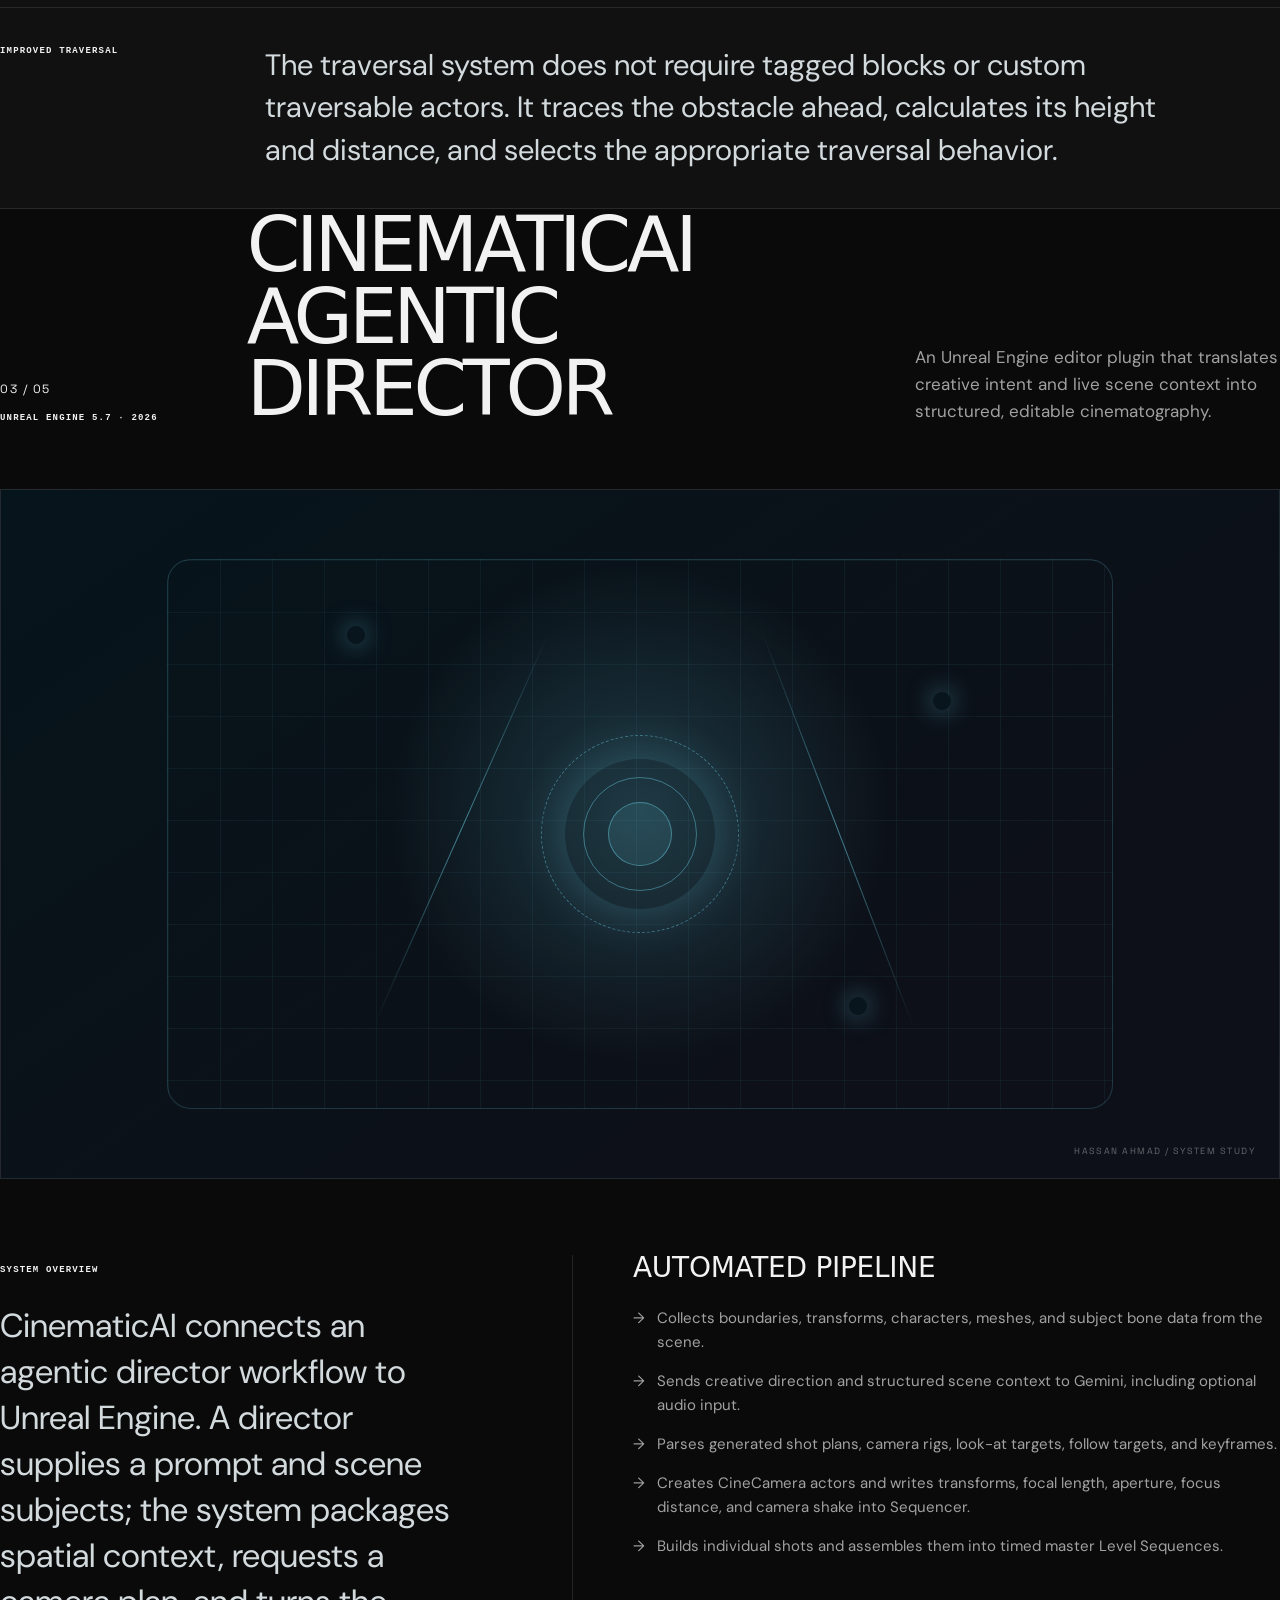
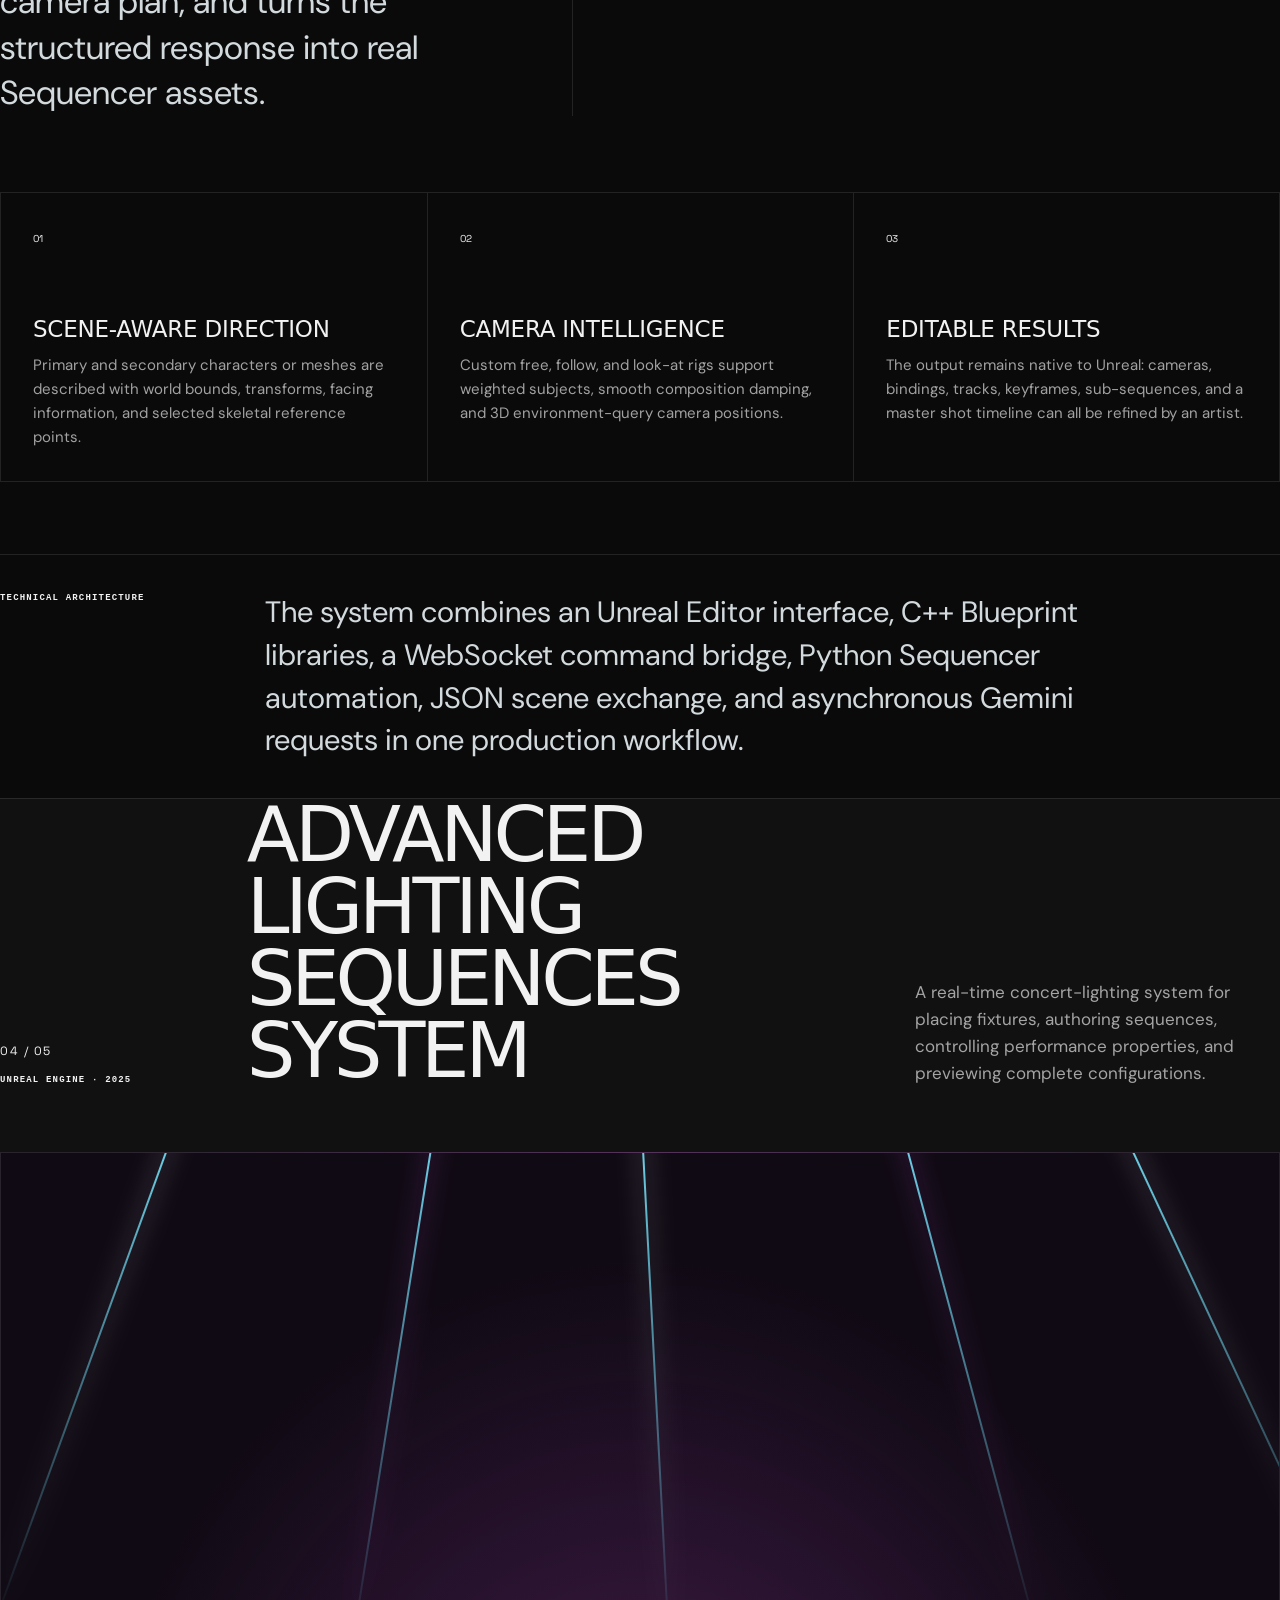
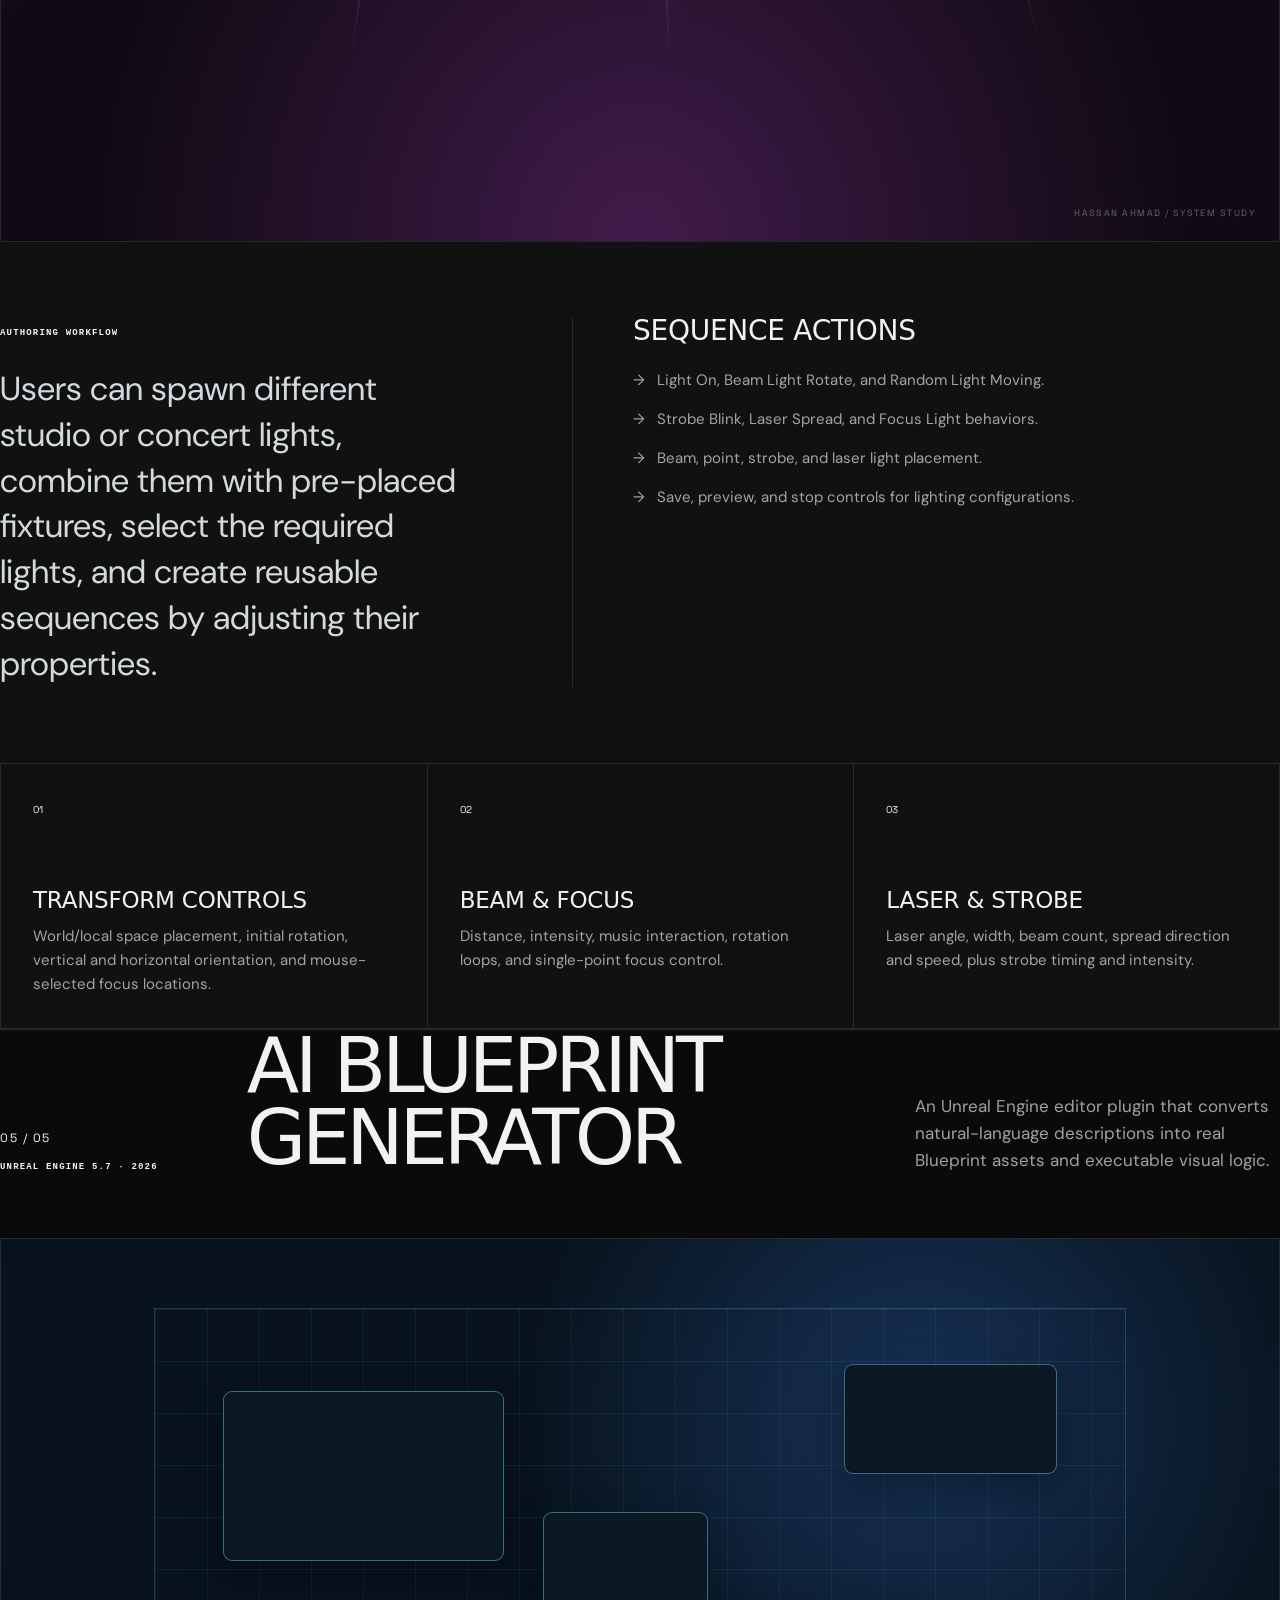
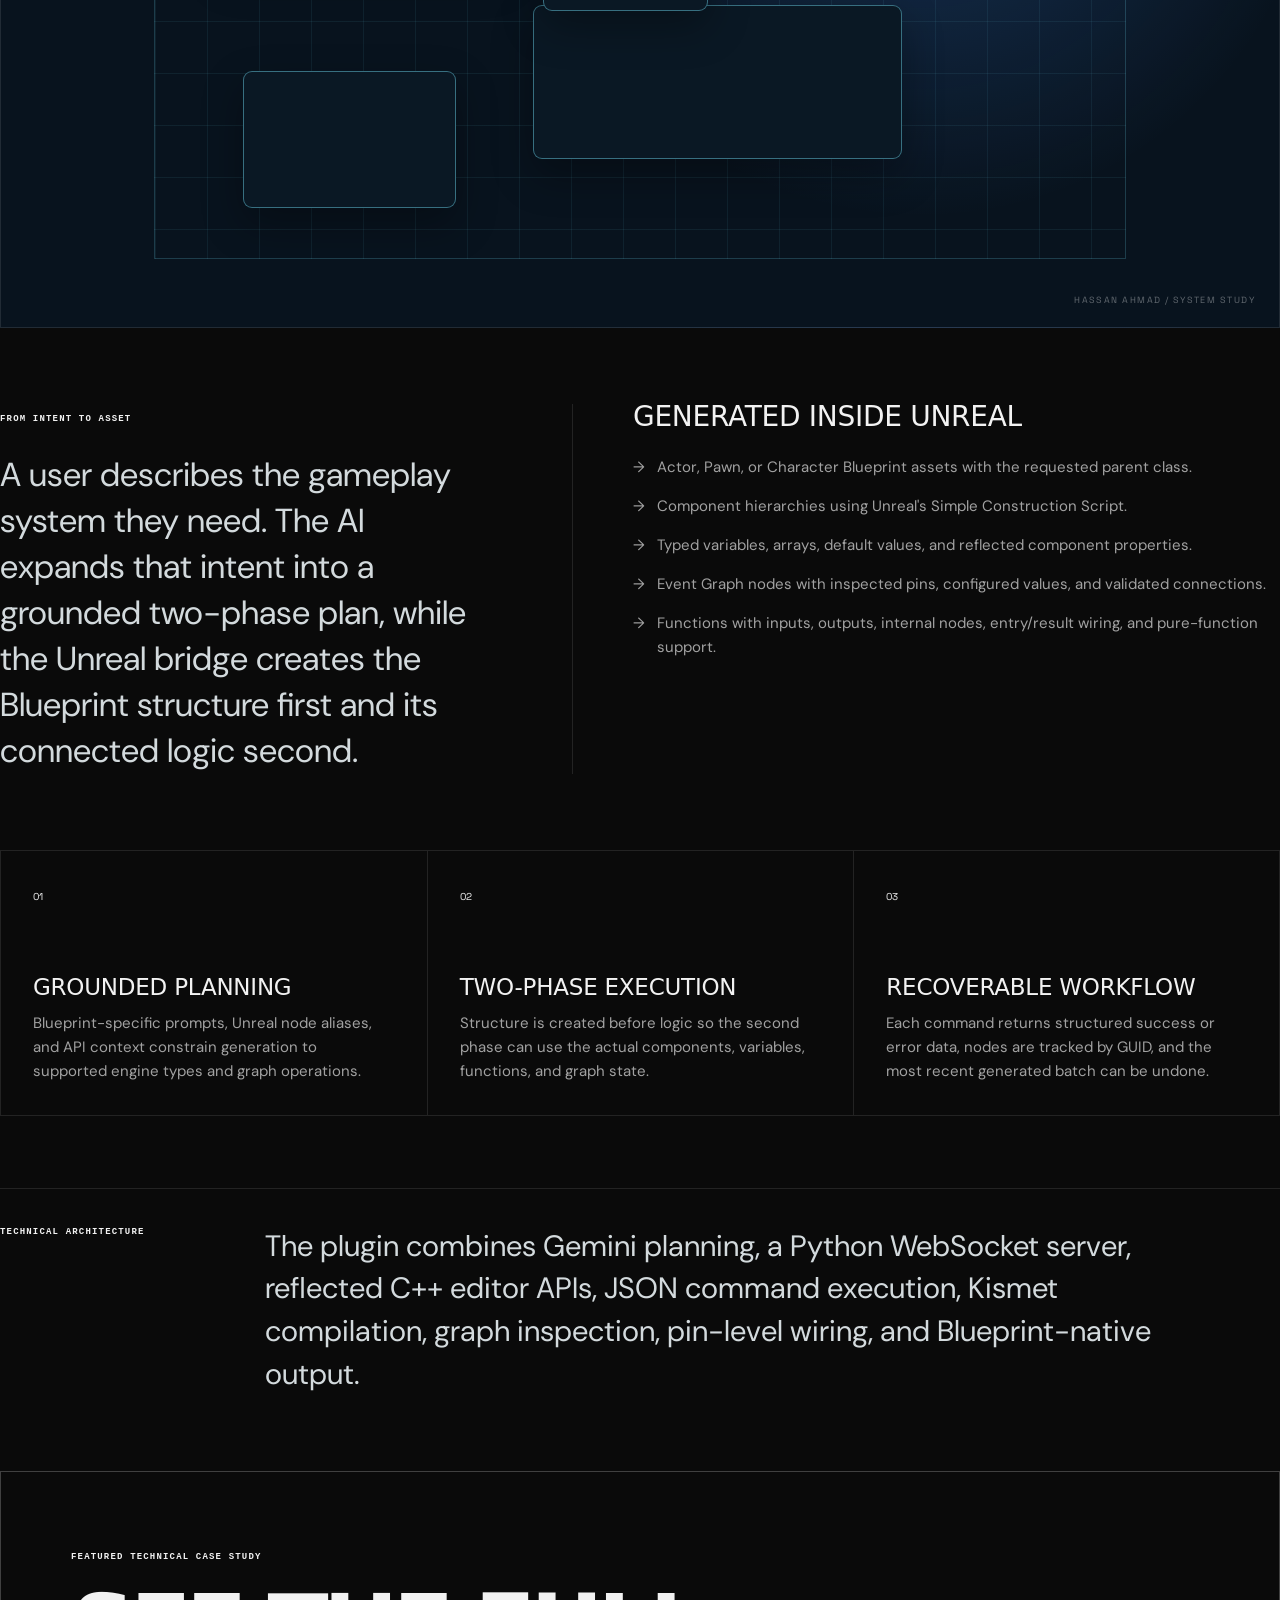
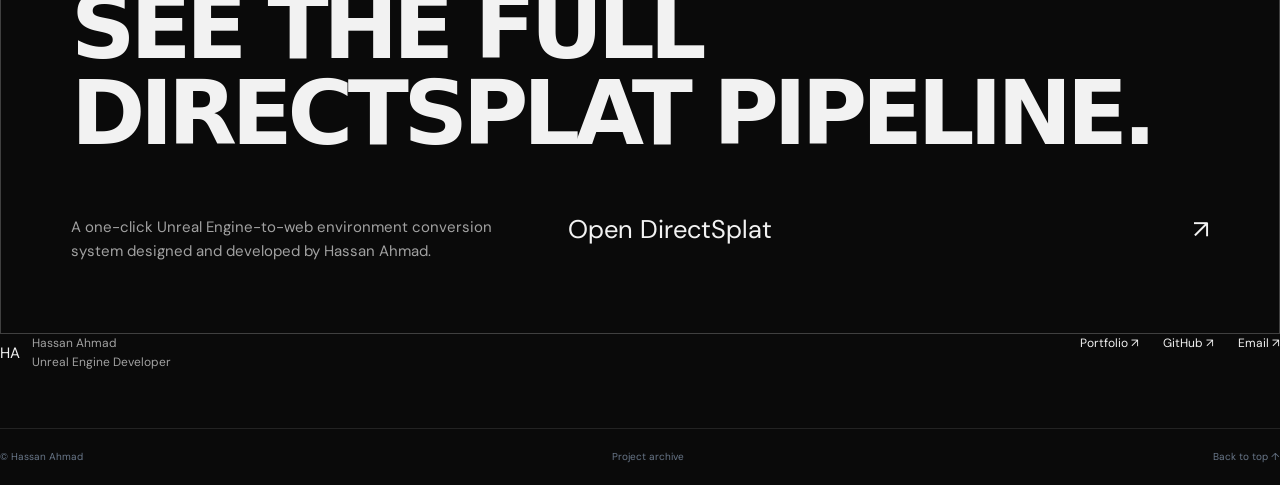
<file: projects/index.html>
<!doctype html>
<html lang="en">
<head>
  <meta charset="utf-8">
  <meta name="viewport" content="width=device-width, initial-scale=1">
  <meta name="theme-color" content="#080b0f">
  <meta name="description" content="Project archive for Hassan Ahmad: Unreal Engine virtual production, AI cinematography, AI Blueprint generation, character animation, and lighting tools.">
  <meta property="og:title" content="Project Archive | Hassan Ahmad">
  <meta property="og:description" content="Detailed technical project notes from Hassan Ahmad's real-time development portfolio.">
  <meta property="og:type" content="website">
  <title>Project Archive | Hassan Ahmad</title>
  <link rel="icon" href="../assets/portfolio-mark.svg" type="image/svg+xml">
  <link rel="preconnect" href="https://fonts.googleapis.com">
  <link rel="preconnect" href="https://fonts.gstatic.com" crossorigin>
  <link href="https://fonts.googleapis.com/css2?family=DM+Sans:wght@400;500;600&family=Space+Grotesk:wght@400;500;600;700&display=swap" rel="stylesheet">
  <link rel="stylesheet" href="../styles.css?v=20260922-dark1">
  <link rel="stylesheet" href="project.css?v=20260922-dark1">
  <script src="../script.js" defer></script>
</head>
<body>
  <a class="skip-link" href="#main">Skip to content</a>

  <header class="site-header" data-header>
    <a class="identity" href="../" aria-label="Hassan Ahmad portfolio home">
      <span class="identity-mark">HA</span>
      <span class="identity-name">Hassan Ahmad</span>
    </a>
    <nav class="nav" aria-label="Project navigation">
      <a href="#dynamic-media">Media</a>
      <a href="#avaturn-motion">Animation</a>
      <a href="#lighting-sequences">Lighting</a>
    </nav>
    <a class="availability" href="mailto:hassanahmadofficial1@gmail.com"><span></span> Available for work</a>
  </header>

  <main id="main">
    <section class="archive-hero" id="top">
      <div class="archive-grid" aria-hidden="true"></div>
      <div class="shell archive-hero-inner">
        <a class="back-link reveal" href="../">← Portfolio</a>
        <span class="section-label reveal">Project archive / Hassan Ahmad</span>
        <h1 class="reveal">Detailed systems.<br><span>Clear outcomes.</span></h1>
        <p class="reveal">Technical breakdowns of the real-time tools, animation workflows, interfaces, and gameplay projects I helped design and implement.</p>
      </div>
    </section>

    <section class="archive-index" aria-label="Project index">
      <div class="shell archive-index-grid">
        <a href="#dynamic-media"><span>01</span>Dynamic Media Playback</a>
        <a href="#avaturn-motion"><span>02</span>Avaturn Motion Matching</a>
        <a href="#cinematic-ai"><span>03</span>CinematicAI</a>
        <a href="#lighting-sequences"><span>04</span>Advanced Lighting Sequences</a>
        <a href="#ai-blueprint"><span>05</span>AI Blueprint Generator</a>
      </div>
    </section>

    <section class="case-study section" id="dynamic-media">
      <div class="shell">
        <div class="case-heading reveal">
          <div><span class="case-number">01 / 05</span><span class="section-label">Unreal Engine · 2025</span></div>
          <h2>Dynamic Media Playback<br>in Camera Shots</h2>
          <p>Real-time media playback on dynamic materials for virtual-production camera shots, built entirely in Blueprints.</p>
        </div>
        <div class="case-visual visual-media reveal" aria-hidden="true"><div><span></span><i></i></div></div>
        <div class="case-content">
          <div class="case-summary reveal">
            <span class="section-label">System overview</span>
            <p>The system automates dynamic video playback on in-world screens, props, and backdrops at runtime. It creates the playback stack when needed and synchronizes the result with live virtual cameras.</p>
          </div>
          <div class="case-details reveal">
            <h3>What the system does</h3>
            <ul>
              <li>Creates a Dynamic Material Instance on a sprite or mesh screen.</li>
              <li>Constructs the Media Player and Media Texture entirely in Blueprints.</li>
              <li>Binds the video texture to the dynamic material.</li>
              <li>Loads video from a runtime file path without requiring preloaded assets.</li>
              <li>Plays media in sync with virtual cameras for cinematic shots.</li>
            </ul>
          </div>
        </div>
        <div class="case-panels reveal">
          <article><span>01</span><h3>Virtual production</h3><p>Control the content shown on LED walls or digital signage from the active camera angle or scene logic.</p></article>
          <article><span>02</span><h3>Reusable setup</h3><p>One modular Blueprint can be duplicated across multiple screens without rebuilding the playback logic.</p></article>
          <article><span>03</span><h3>Fast content changes</h3><p>Change the video file path before a shot to display new content instantly, without reimporting media or editing materials.</p></article>
        </div>
        <div class="use-cases reveal"><span class="section-label">Use cases</span><p>Cinematic cutscenes · In-camera VFX and previs · Virtual concert stages · Storyboard-driven content displays · Real-time visualizers</p></div>
      </div>
    </section>

    <section class="case-study section alt" id="avaturn-motion">
      <div class="shell">
        <div class="case-heading reveal">
          <div><span class="case-number">02 / 05</span><span class="section-label">Unreal Engine 5 · 2025</span></div>
          <h2>Avaturn Integration<br>& Motion Matching</h2>
          <p>A complete character pipeline covering avatar integration, custom IK, animation retargeting, motion-matched state selection, and geometry-aware traversal.</p>
        </div>
        <div class="case-visual visual-rig reveal" aria-hidden="true"><div><i></i><i></i><i></i><i></i><i></i><i></i></div></div>
        <div class="case-content">
          <div class="case-summary reveal">
            <span class="section-label">Character pipeline</span>
            <p>I integrated a realistic Avaturn character into the project and built the supporting animation systems required to make it production-ready inside Unreal Engine 5.</p>
          </div>
          <div class="case-details reveal">
            <h3>Rigging and retargeting</h3>
            <ul>
              <li>Custom Avaturn animation IK Rig and Avaturn-to-UEFN IK Retargeter.</li>
              <li>IK Goals and Full Body IK solver setup.</li>
              <li>Manual rotation and root-bone adjustments.</li>
              <li>An updated version of the Sandbox Character Animation Blueprint adapted for the Avaturn character.</li>
            </ul>
          </div>
        </div>
        <div class="case-panels reveal">
          <article><span>01</span><h3>Motion-matched states</h3><p>Shooting, dancing, idle, walk, run, sprint, dash, super jump, and additional locomotion or action states.</p></article>
          <article><span>02</span><h3>Chooser tables</h3><p>Animation selection and state switching for locomotion, armed movement, and idle variations.</p></article>
          <article><span>03</span><h3>AI movement</h3><p>Move-to-location behavior bound to a double-click action on the map.</p></article>
        </div>
        <div class="feature-callout reveal"><span class="section-label">Improved traversal</span><p>The traversal system does not require tagged blocks or custom traversable actors. It traces the obstacle ahead, calculates its height and distance, and selects the appropriate traversal behavior.</p></div>
      </div>
    </section>

    <section class="case-study section" id="cinematic-ai">
      <div class="shell">
        <div class="case-heading reveal">
          <div><span class="case-number">03 / 05</span><span class="section-label">Unreal Engine 5.7 · 2026</span></div>
          <h2>CinematicAI<br>Agentic Director</h2>
          <p>An Unreal Engine editor plugin that translates creative intent and live scene context into structured, editable cinematography.</p>
        </div>
        <div class="case-visual visual-cinematic reveal" aria-hidden="true"><div><i></i><i></i><i></i><span><b></b></span><em></em></div></div>
        <div class="case-content">
          <div class="case-summary reveal">
            <span class="section-label">System overview</span>
            <p>CinematicAI connects an agentic director workflow to Unreal Engine. A director supplies a prompt and scene subjects; the system packages spatial context, requests a camera plan, and turns the structured response into real Sequencer assets.</p>
          </div>
          <div class="case-details reveal">
            <h3>Automated pipeline</h3>
            <ul>
              <li>Collects boundaries, transforms, characters, meshes, and subject bone data from the scene.</li>
              <li>Sends creative direction and structured scene context to Gemini, including optional audio input.</li>
              <li>Parses generated shot plans, camera rigs, look-at targets, follow targets, and keyframes.</li>
              <li>Creates CineCamera actors and writes transforms, focal length, aperture, focus distance, and camera shake into Sequencer.</li>
              <li>Builds individual shots and assembles them into timed master Level Sequences.</li>
            </ul>
          </div>
        </div>
        <div class="case-panels reveal">
          <article><span>01</span><h3>Scene-aware direction</h3><p>Primary and secondary characters or meshes are described with world bounds, transforms, facing information, and selected skeletal reference points.</p></article>
          <article><span>02</span><h3>Camera intelligence</h3><p>Custom free, follow, and look-at rigs support weighted subjects, smooth composition damping, and 3D environment-query camera positions.</p></article>
          <article><span>03</span><h3>Editable results</h3><p>The output remains native to Unreal: cameras, bindings, tracks, keyframes, sub-sequences, and a master shot timeline can all be refined by an artist.</p></article>
        </div>
        <div class="feature-callout reveal"><span class="section-label">Technical architecture</span><p>The system combines an Unreal Editor interface, C++ Blueprint libraries, a WebSocket command bridge, Python Sequencer automation, JSON scene exchange, and asynchronous Gemini requests in one production workflow.</p></div>
      </div>
    </section>

    <section class="case-study section alt" id="lighting-sequences">
      <div class="shell">
        <div class="case-heading reveal">
          <div><span class="case-number">04 / 05</span><span class="section-label">Unreal Engine · 2025</span></div>
          <h2>Advanced Lighting<br>Sequences System</h2>
          <p>A real-time concert-lighting system for placing fixtures, authoring sequences, controlling performance properties, and previewing complete configurations.</p>
        </div>
        <div class="case-visual visual-light reveal" aria-hidden="true"><div><i></i><i></i><i></i><i></i><i></i></div></div>
        <div class="case-content">
          <div class="case-summary reveal">
            <span class="section-label">Authoring workflow</span>
            <p>Users can spawn different studio or concert lights, combine them with pre-placed fixtures, select the required lights, and create reusable sequences by adjusting their properties.</p>
          </div>
          <div class="case-details reveal">
            <h3>Sequence actions</h3>
            <ul>
              <li>Light On, Beam Light Rotate, and Random Light Moving.</li>
              <li>Strobe Blink, Laser Spread, and Focus Light behaviors.</li>
              <li>Beam, point, strobe, and laser light placement.</li>
              <li>Save, preview, and stop controls for lighting configurations.</li>
            </ul>
          </div>
        </div>
        <div class="case-panels reveal">
          <article><span>01</span><h3>Transform controls</h3><p>World/local space placement, initial rotation, vertical and horizontal orientation, and mouse-selected focus locations.</p></article>
          <article><span>02</span><h3>Beam & focus</h3><p>Distance, intensity, music interaction, rotation loops, and single-point focus control.</p></article>
          <article><span>03</span><h3>Laser & strobe</h3><p>Laser angle, width, beam count, spread direction and speed, plus strobe timing and intensity.</p></article>
        </div>
      </div>
    </section>

    <section class="case-study section" id="ai-blueprint">
      <div class="shell">
        <div class="case-heading reveal">
          <div><span class="case-number">05 / 05</span><span class="section-label">Unreal Engine 5.7 · 2026</span></div>
          <h2>AI Blueprint<br>Generator</h2>
          <p>An Unreal Engine editor plugin that converts natural-language descriptions into real Blueprint assets and executable visual logic.</p>
        </div>
        <div class="case-visual visual-blueprint reveal" aria-hidden="true"><div><i></i><i></i><i></i><span></span><b></b><em></em></div></div>
        <div class="case-content">
          <div class="case-summary reveal">
            <span class="section-label">From intent to asset</span>
            <p>A user describes the gameplay system they need. The AI expands that intent into a grounded two-phase plan, while the Unreal bridge creates the Blueprint structure first and its connected logic second.</p>
          </div>
          <div class="case-details reveal">
            <h3>Generated inside Unreal</h3>
            <ul>
              <li>Actor, Pawn, or Character Blueprint assets with the requested parent class.</li>
              <li>Component hierarchies using Unreal's Simple Construction Script.</li>
              <li>Typed variables, arrays, default values, and reflected component properties.</li>
              <li>Event Graph nodes with inspected pins, configured values, and validated connections.</li>
              <li>Functions with inputs, outputs, internal nodes, entry/result wiring, and pure-function support.</li>
            </ul>
          </div>
        </div>
        <div class="case-panels reveal">
          <article><span>01</span><h3>Grounded planning</h3><p>Blueprint-specific prompts, Unreal node aliases, and API context constrain generation to supported engine types and graph operations.</p></article>
          <article><span>02</span><h3>Two-phase execution</h3><p>Structure is created before logic so the second phase can use the actual components, variables, functions, and graph state.</p></article>
          <article><span>03</span><h3>Recoverable workflow</h3><p>Each command returns structured success or error data, nodes are tracked by GUID, and the most recent generated batch can be undone.</p></article>
        </div>
        <div class="feature-callout reveal"><span class="section-label">Technical architecture</span><p>The plugin combines Gemini planning, a Python WebSocket server, reflected C++ editor APIs, JSON command execution, Kismet compilation, graph inspection, pin-level wiring, and Blueprint-native output.</p></div>
      </div>
    </section>

    <section class="archive-cta section">
      <div class="shell contact-panel reveal">
        <span class="section-label">Featured technical case study</span>
        <h2>See the full<br>DirectSplat pipeline.</h2>
        <div class="contact-bottom"><p>A one-click Unreal Engine-to-web environment conversion system designed and developed by Hassan Ahmad.</p><a class="contact-email" href="../directsplat/">Open DirectSplat <span>↗</span></a></div>
      </div>
    </section>
  </main>

  <footer class="footer">
    <div class="shell footer-top">
      <div><span class="identity-mark">HA</span><p>Hassan Ahmad<br>Unreal Engine Developer</p></div>
      <div class="footer-links"><a href="../">Portfolio ↗</a><a href="https://github.com/HassanAhmad7" target="_blank" rel="noreferrer">GitHub ↗</a><a href="mailto:hassanahmadofficial1@gmail.com">Email ↗</a></div>
    </div>
    <div class="shell footer-bottom"><span>© <span data-year></span> Hassan Ahmad</span><span>Project archive</span><a href="#top">Back to top ↑</a></div>
  </footer>
</body>
</html>
</file>
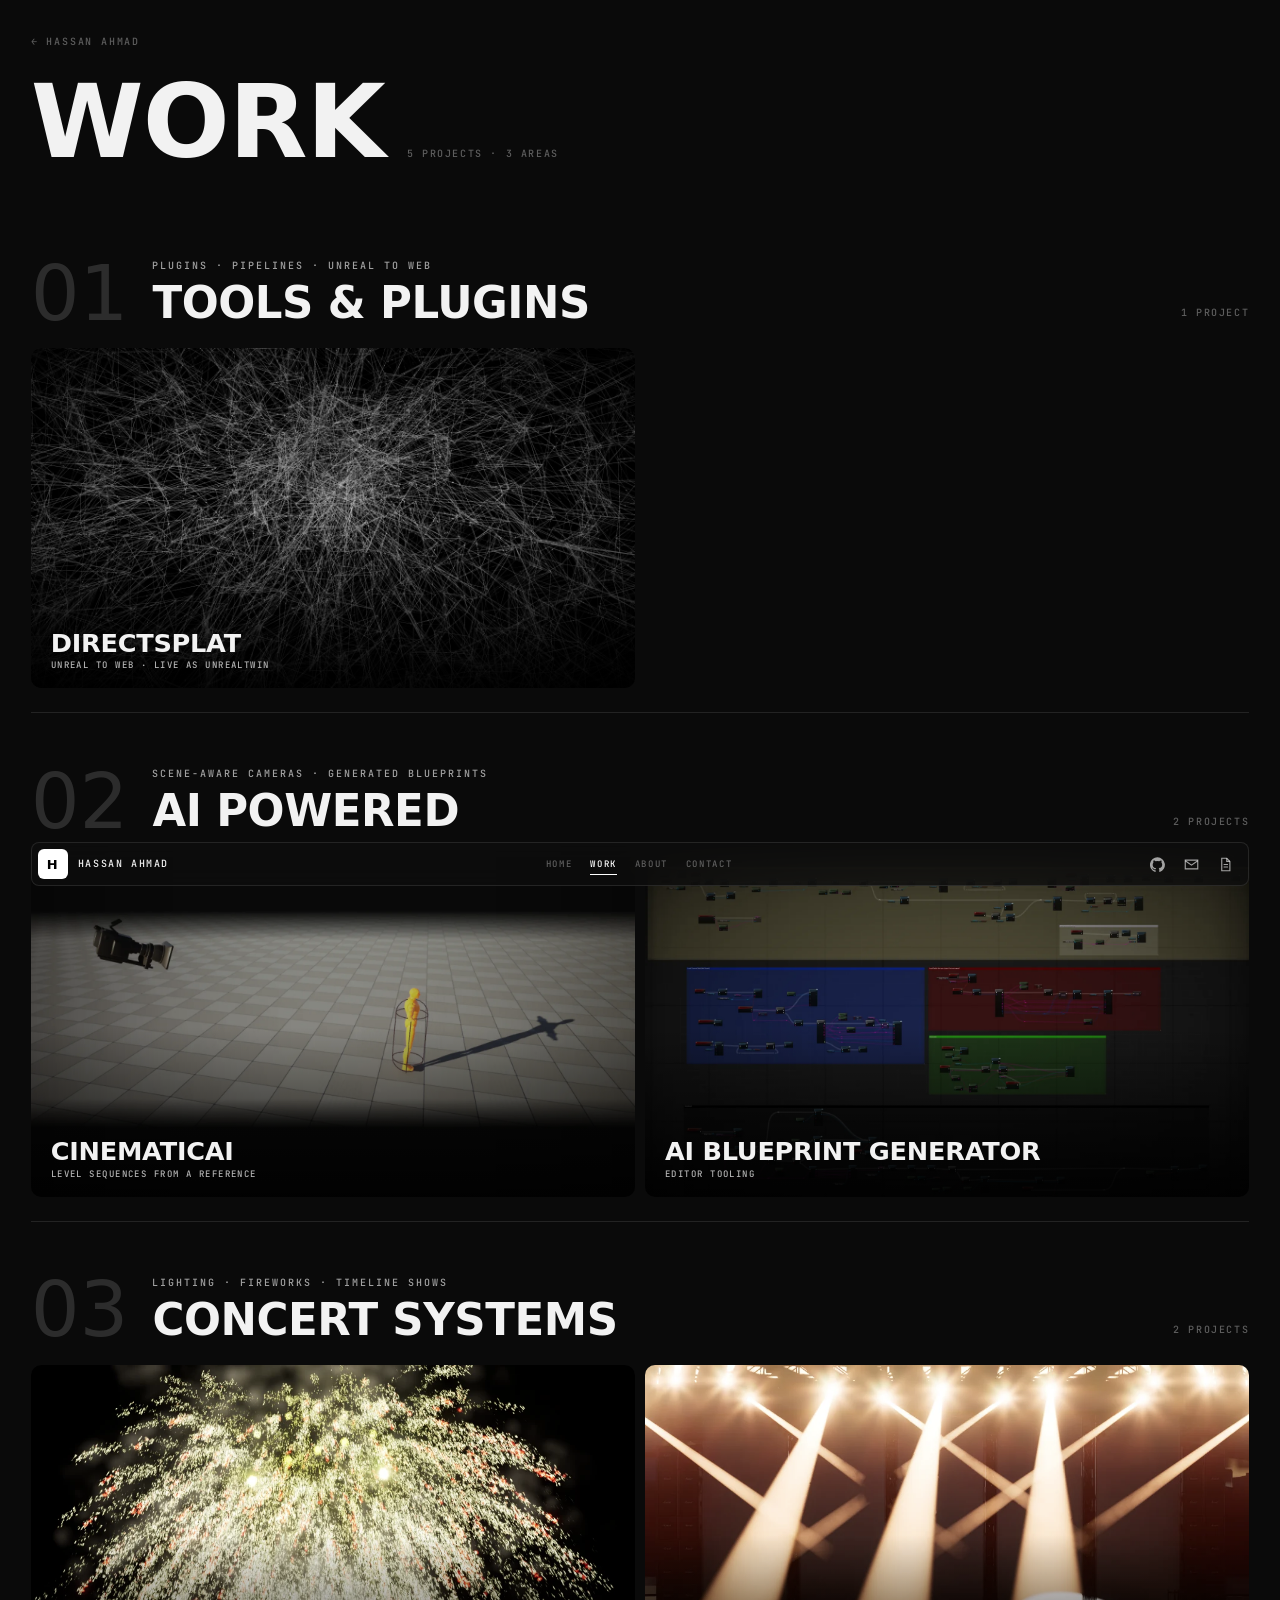
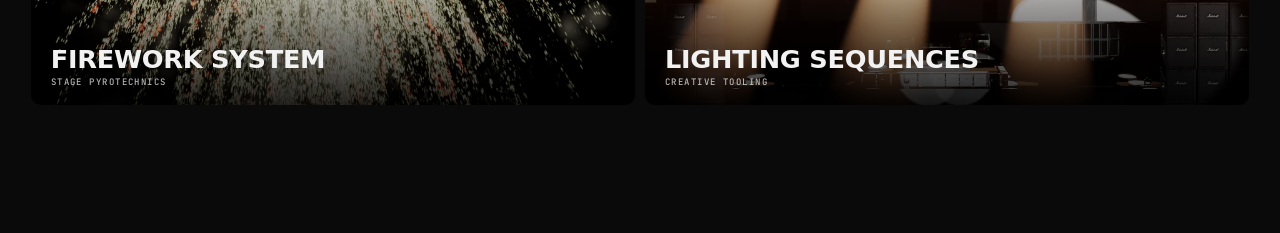
<file: work/index.html>
<!doctype html>
<html lang="en">
<head>
  <meta charset="utf-8">
  <meta name="viewport" content="width=device-width, initial-scale=1">
  <meta name="theme-color" content="#0a0a0a">
  <meta name="description" content="Selected Unreal Engine work by Hassan Ahmad: plugins, pipelines, AI cinematics, and live production systems.">
  <title>Work — Hassan Ahmad</title>
  <link rel="icon" href="../assets/portfolio-mark.svg" type="image/svg+xml">
  <link rel="preconnect" href="https://api.fontshare.com" crossorigin>
  <link rel="preconnect" href="https://fonts.googleapis.com">
  <link rel="preconnect" href="https://fonts.gstatic.com" crossorigin>
  <link href="https://api.fontshare.com/v2/css?f[]=clash-grotesk@500,600,700&f[]=satoshi@400,500,700&display=swap" rel="stylesheet">
  <link href="https://fonts.googleapis.com/css2?family=JetBrains+Mono:wght@400;500&display=swap" rel="stylesheet">
  <link rel="stylesheet" href="../styles.css?v=20261106-work">
  <script src="../script.js?v=20261106-work" defer></script>
</head>
<body class="is-ready page">
  <a class="skip-link" href="#main">Skip to content</a>

  <main id="main" class="page-main">
    <header class="page-head">
      <a class="back" href="../">← Hassan Ahmad</a>
      <div class="page-title">
        <h1>Work</h1>
        <p class="page-meta">5 projects · 3 areas</p>
      </div>
    </header>

    <section class="work-group" id="tools">
      <header class="work-head">
        <span class="work-index">01</span>
        <div>
          <p class="eyebrow">Plugins · Pipelines · Unreal to web</p>
          <h2>Tools &amp; Plugins</h2>
        </div>
        <p class="work-count">1 project</p>
      </header>
      <div class="work-list">
        <a class="work-card" href="../directsplat/">
          <img src="../assets/project-directsplat-shot.webp" alt="Abstract network of white lines and points on a black background">
          <div class="work-card-copy"><h3>DirectSplat</h3><p>Unreal to web · Live as UnrealTwin</p></div>
        </a>
      </div>
    </section>

    <section class="work-group" id="ai">
      <header class="work-head">
        <span class="work-index">02</span>
        <div>
          <p class="eyebrow">Scene-aware cameras · Generated Blueprints</p>
          <h2>AI Powered</h2>
        </div>
        <p class="work-count">2 projects</p>
      </header>
      <div class="work-list">
        <a class="work-card" href="../cinematic-ai/">
          <img src="../assets/project-cinematic-ai-shot.webp" alt="A cine camera framing a character in the Unreal Engine viewport">
          <div class="work-card-copy"><h3>CinematicAI</h3><p>Level sequences from a reference</p></div>
        </a>
        <a class="work-card" href="../ai-blueprint/">
          <img src="../assets/project-ai-blueprint-shot.webp" alt="An Unreal Engine Blueprint event graph with grouped comment blocks">
          <div class="work-card-copy"><h3>AI Blueprint Generator</h3><p>Editor tooling</p></div>
        </a>
      </div>
    </section>

    <section class="work-group" id="live">
      <header class="work-head">
        <span class="work-index">03</span>
        <div>
          <p class="eyebrow">Lighting · Fireworks · Timeline shows</p>
          <h2>Concert Systems</h2>
        </div>
        <p class="work-count">2 projects</p>
      </header>
      <div class="work-list">
        <a class="work-card" href="../firework-system/">
          <img src="../assets/project-firework-shot.webp" alt="A firework burst falling in bright white and red trails">
          <div class="work-card-copy"><h3>Firework System</h3><p>Stage pyrotechnics</p></div>
        </a>
        <a class="work-card" href="../lighting-sequences/">
          <img src="../assets/project-lighting-shot.webp" alt="Warm spot beams crossing above a concert stage in Unreal Engine">
          <div class="work-card-copy"><h3>Lighting Sequences</h3><p>Creative tooling</p></div>
        </a>
      </div>
    </section>
  </main>

  <nav class="dock" aria-label="Primary navigation">
    <a class="dock-brand" href="../"><span class="dock-mark">H</span><span>Hassan Ahmad</span></a>
    <div class="dock-links">
      <a href="../">Home</a>
      <a href="./" class="is-active">Work</a>
      <a href="../about/">About</a>
      <a href="../about/#contact">Contact</a>
    </div>
    <div class="dock-icons">
      <a href="https://github.com/HassanAhmad7" target="_blank" rel="noreferrer" aria-label="GitHub"><svg viewBox="0 0 24 24" aria-hidden="true"><path d="M12 .5a12 12 0 0 0-3.8 23.4c.6.1.8-.3.8-.6v-2.2c-3.3.7-4-1.4-4-1.4-.6-1.4-1.4-1.8-1.4-1.8-1.1-.7.1-.7.1-.7 1.2.1 1.8 1.2 1.8 1.2 1.1 1.8 2.8 1.3 3.5 1 .1-.8.4-1.3.8-1.6-2.7-.3-5.5-1.3-5.5-5.9 0-1.3.5-2.4 1.2-3.2-.1-.3-.5-1.5.1-3.2 0 0 1-.3 3.3 1.2a11.5 11.5 0 0 1 6 0c2.3-1.5 3.3-1.2 3.3-1.2.6 1.7.2 2.9.1 3.2.8.8 1.2 1.9 1.2 3.2 0 4.6-2.8 5.6-5.5 5.9.4.4.8 1.1.8 2.2v3.3c0 .3.2.7.8.6A12 12 0 0 0 12 .5z"/></svg></a>
      <a href="mailto:hassanahmadofficial1@gmail.com" aria-label="Email"><svg viewBox="0 0 24 24" aria-hidden="true"><path d="M2 5h20v14H2z" fill="none" stroke="currentColor" stroke-width="1.8"/><path d="m2 6 10 7 10-7" fill="none" stroke="currentColor" stroke-width="1.8"/></svg></a>
      <a href="../assets/hassan-ahmad-resume.pdf" target="_blank" rel="noopener" aria-label="Resume"><svg viewBox="0 0 24 24" aria-hidden="true"><path d="M6 2h8l5 5v15H6z" fill="none" stroke="currentColor" stroke-width="1.8"/><path d="M14 2v5h5M9 12h7M9 16h7" fill="none" stroke="currentColor" stroke-width="1.8"/></svg></a>
    </div>
  </nav>
</body>
</html>
</file>
<file: styles.css>
/* ---------- Tokens ---------- */
:root {
  --bg: #0a0a0a;
  --bg-2: #111;
  --text: #f2f2f2;
  --muted: rgba(255, 255, 255, .62);
  --faint: rgba(255, 255, 255, .34);
  --line: rgba(255, 255, 255, .1);
  --line-strong: rgba(255, 255, 255, .22);
  --pad: clamp(16px, 2.4vw, 32px);
  --display: "Clash Grotesk", "Satoshi", system-ui, sans-serif;
  --body: "Satoshi", "DM Sans", system-ui, sans-serif;
  --mono: "JetBrains Mono", ui-monospace, "SF Mono", Menlo, Consolas, monospace;
  --ease: cubic-bezier(.22, .8, .2, 1);
  --dock-h: 44px;
}

* { box-sizing: border-box; }
html { background: var(--bg); scroll-behavior: smooth; }
body {
  margin: 0;
  background: var(--bg);
  color: var(--text);
  font: 15px/1.6 var(--body);
  -webkit-font-smoothing: antialiased;
  overflow-x: hidden;
}
body.is-loading { overflow: hidden; }
a { color: inherit; text-decoration: none; }
img { display: block; max-width: 100%; }
h1, h2, h3, p { margin: 0; }
h1, h2, h3 { font-family: var(--display); font-weight: 700; text-transform: uppercase; letter-spacing: -.01em; line-height: .95; }

.skip-link { position: fixed; z-index: 1000; top: 8px; left: 8px; padding: 8px 12px; background: #fff; color: #000; transform: translateY(-200%); }
.skip-link:focus { transform: none; }

.eyebrow {
  font: 500 10px/1 var(--mono);
  letter-spacing: .2em;
  text-transform: uppercase;
  color: var(--muted);
}

/* Pills */
.pill {
  display: inline-flex; align-items: center; gap: 10px;
  height: 36px; padding: 0 18px;
  border: 1px solid var(--line-strong); border-radius: 999px;
  font: 500 10px/1 var(--mono); letter-spacing: .16em; text-transform: uppercase;
  color: var(--text);
  transition: background .25s, color .25s, border-color .25s, transform .25s var(--ease);
}
.pill:hover { border-color: #fff; transform: translateY(-1px); }
.pill-solid { background: #fff; color: #000; border-color: #fff; }
.pill-solid:hover { background: #e6e6e6; }

/* ---------- Loader ---------- */
.loader {
  position: fixed; inset: 0; z-index: 900;
  display: grid; place-items: center;
  background: var(--bg);
  transition: opacity .7s var(--ease), visibility 0s linear .7s;
}
.loader.is-done { opacity: 0; visibility: hidden; pointer-events: none; }
.loader-inner { display: grid; justify-items: center; gap: 14px; text-align: center; }
.loader-eyebrow, .loader-role { font: 500 9px/1 var(--mono); letter-spacing: .3em; text-transform: uppercase; color: var(--faint); opacity: 0; transform: translateY(8px); transition: opacity .6s var(--ease) .15s, transform .6s var(--ease) .15s; }
.loader-role { color: var(--muted); transition-delay: 1s; }
.loader-name {
  display: grid; gap: 0;
  font: 700 clamp(48px, 8vw, 104px)/.82 var(--display);
  text-transform: uppercase; letter-spacing: -.015em;
}
.loader-name span { display: block; padding-bottom: .08em; clip-path: inset(0 0 100% 0); transform: translateY(30%); transition: clip-path .9s var(--ease), transform .9s var(--ease); }
.loader-name span:nth-child(2) { transition-delay: .12s; }
.loader-rule { width: 0; height: 1px; background: rgba(255,255,255,.5); transition: width 1s var(--ease) .7s; }
.loader.is-in .loader-eyebrow, .loader.is-in .loader-role { opacity: 1; transform: none; }
.loader.is-in .loader-name span { clip-path: inset(0 0 0 0); transform: none; }
.loader.is-in .loader-rule { width: min(260px, 60vw); }

/* ---------- Hero ---------- */
.hero {
  position: relative;
  min-height: 100svh;
  height: 100svh;
  display: grid;
  grid-template-rows: 1fr auto;
  padding: calc(var(--pad) + 44px) var(--pad) calc(var(--dock-h) + var(--pad) + 14px);
  background:
    radial-gradient(900px 500px at 10% -10%, rgba(255,255,255,.045), transparent 60%),
    var(--bg);
}
.hero-top { display: grid; align-content: center; justify-items: start; gap: 18px; padding-bottom: 36px; }
.hero-name {
  line-height: .82;
  font-size: clamp(56px, 8.6vw, 128px);
  display: grid;
}
.hero-name span { display: block; }
.hero-rule { display: block; width: min(380px, 50vw); height: 1px; background: rgba(255,255,255,.45); }
.hero-role { position: relative; height: 12px; min-width: 300px; font: 500 10px/1 var(--mono); letter-spacing: .3em; text-transform: uppercase; color: var(--muted); }
.hero-role span { position: absolute; left: 0; top: 0; opacity: 0; transform: translateY(6px); transition: opacity .5s, transform .5s var(--ease); white-space: nowrap; }
.hero-role span.is-active { opacity: 1; transform: none; }
.hero-actions { display: flex; flex-wrap: wrap; gap: 10px; margin-top: 10px; }

/* Staggered entrance once the loader is gone */
.hero-top > * { opacity: 0; transform: translateY(14px); transition: opacity .8s var(--ease), transform .8s var(--ease); }
.hero-cards .hero-card { opacity: 0; transform: translateY(24px); transition: opacity .9s var(--ease), transform .9s var(--ease); }
body.is-ready .hero-top > * { opacity: 1; transform: none; }
body.is-ready .hero-top > :nth-child(1) { transition-delay: .05s; }
body.is-ready .hero-top > :nth-child(2) { transition-delay: .12s; }
body.is-ready .hero-top > :nth-child(3) { transition-delay: .22s; }
body.is-ready .hero-top > :nth-child(4) { transition-delay: .3s; }
body.is-ready .hero-top > :nth-child(5) { transition-delay: .38s; }
body.is-ready .hero-card { opacity: 1; transform: none; }
body.is-ready .hero-card:nth-child(1) { transition-delay: .3s; }
body.is-ready .hero-card:nth-child(2) { transition-delay: .42s; }
body.is-ready .hero-card:nth-child(3) { transition-delay: .54s; }

/* Category cards */
.hero-cards { display: grid; grid-template-columns: repeat(3, 1fr); gap: 8px; }
.hero-card { max-height: 46svh; }
.hero-card {
  position: relative; overflow: hidden;
  aspect-ratio: 16 / 10.5;
  border-radius: 10px;
  background: var(--bg-2);
  isolation: isolate;
}
.hero-card-media { position: absolute; inset: 0; }
.hero-card-media img {
  position: absolute; inset: 0; width: 100%; height: 100%; object-fit: cover;
  opacity: 0; transform: scale(1.06);
  transition: opacity .9s var(--ease), transform 6s linear;
  filter: saturate(.9) contrast(1.02);
}
.hero-card-media img.is-active { opacity: 1; transform: scale(1); }
.hero-card:after {
  content: ""; position: absolute; inset: 0; z-index: 1;
  background: linear-gradient(180deg, rgba(0,0,0,0) 35%, rgba(0,0,0,.55) 70%, rgba(0,0,0,.9));
}
.hero-card-copy { position: absolute; inset: auto 0 0; z-index: 2; padding: 20px; display: grid; gap: 8px; }
.hero-card h2 { font-size: clamp(18px, 1.7vw, 26px); text-shadow: 0 2px 20px rgba(0,0,0,.5); }
.hero-card-sub { font: 500 9px/1 var(--mono); letter-spacing: .16em; text-transform: uppercase; color: rgba(255,255,255,.72); }
.hero-card-dots { display: flex; gap: 4px; margin-top: 4px; }
.hero-card-dots i { width: 22px; height: 2px; background: rgba(255,255,255,.3); border-radius: 2px; overflow: hidden; position: relative; }
.hero-card-dots i.is-active:after { content: ""; position: absolute; inset: 0; background: #fff; transform-origin: left; animation: dot-fill var(--slide-ms, 4500ms) linear forwards; }
@keyframes dot-fill { from { transform: scaleX(0); } to { transform: scaleX(1); } }
.hero-card:hover .hero-card-media img.is-active { transform: scale(1.04); transition: opacity .9s var(--ease), transform 1.2s var(--ease); }

/* ---------- Inner pages (work, about) ---------- */
.page .dock { transform: none; transition: none; }
.page-main { padding: 0 var(--pad) calc(var(--dock-h) + 60px); }
.page-head { padding: 28px 0 10px; }
.back { font: 500 10px/1 var(--mono); letter-spacing: .18em; text-transform: uppercase; color: var(--faint); transition: color .25s; }
.back:hover { color: #fff; }
.page-title { display: flex; align-items: baseline; gap: 22px; margin-top: 26px; }
.page-title h1 { font-size: clamp(56px, 8vw, 110px); line-height: .85; }
.page-meta { font: 500 10px/1 var(--mono); letter-spacing: .16em; text-transform: uppercase; color: var(--faint); }

/* ---------- Work (vertical list) ---------- */
.work-group { padding: 56px 0 24px; border-top: 1px solid var(--line); scroll-margin-top: 20px; }
.work-group:first-of-type { border-top: 0; margin-top: 30px; }
.work-head {
  display: grid; grid-template-columns: auto 1fr auto; align-items: end; gap: 24px;
  margin-bottom: 24px;
}
.work-index { font: 500 clamp(40px, 6vw, 88px)/.8 var(--display); color: rgba(255,255,255,.14); }
.work-head h2 { font-size: clamp(28px, 3.4vw, 48px); margin-top: 12px; }
.work-count { font: 500 10px/1 var(--mono); letter-spacing: .16em; text-transform: uppercase; color: var(--faint); padding-bottom: 6px; }
.work-list { display: grid; grid-template-columns: repeat(2, 1fr); gap: 10px; }
.work-card { position: relative; overflow: hidden; border-radius: 10px; background: var(--bg-2); aspect-ratio: 16 / 9; }
.work-card img { width: 100%; height: 100%; object-fit: cover; transition: transform 1s var(--ease), filter .5s; filter: saturate(.85); }
.work-card:hover img { transform: scale(1.03); filter: saturate(1); }
.work-card:after { content: ""; position: absolute; inset: 0; background: linear-gradient(180deg, transparent 50%, rgba(0,0,0,.85)); }
.work-card-copy { position: absolute; z-index: 1; left: 20px; right: 20px; bottom: 18px; display: grid; gap: 6px; }
.work-card h3 { font-size: clamp(20px, 2vw, 30px); }
.work-card-copy p { font: 500 9px/1 var(--mono); letter-spacing: .16em; text-transform: uppercase; color: rgba(255,255,255,.7); }

/* ---------- About ---------- */
.about { padding: 56px 0 72px; }
.about-grid { display: grid; grid-template-columns: minmax(260px, .9fr) minmax(0, 1.6fr); gap: clamp(32px, 6vw, 110px); }
.about-role { margin-top: 10px; font: 700 clamp(22px, 2.2vw, 30px)/1.05 var(--display); text-transform: uppercase; }
.about-facts { display: grid; gap: 0; margin: 28px 0; border-top: 1px solid var(--line); }
.about-facts div { display: grid; grid-template-columns: 90px 1fr; padding: 12px 0; border-bottom: 1px solid var(--line); font-size: 13px; }
.about-facts dt { color: var(--faint); font: 500 10px/1.6 var(--mono); letter-spacing: .14em; text-transform: uppercase; }
.about-facts dd { margin: 0; display: flex; align-items: center; gap: 8px; }
.dot { width: 7px; height: 7px; border-radius: 50%; background: #5cff8a; box-shadow: 0 0 12px rgba(92,255,138,.7); }
.about-copy h2 { font-size: clamp(32px, 4vw, 56px); margin-bottom: 22px; }
.about-copy p { max-width: 62ch; color: rgba(255,255,255,.78); font-size: clamp(16px, 1.3vw, 19px); line-height: 1.55; }
.about-copy p + p { margin-top: 14px; color: var(--muted); }
.stack { list-style: none; padding: 0; margin: 36px 0 0; display: grid; grid-template-columns: repeat(2, 1fr); gap: 8px; }
.stack li { display: flex; align-items: center; gap: 14px; padding: 14px 16px; border: 1px solid var(--line); border-radius: 10px; font-size: 13px; color: var(--muted); }
.stack span { display: grid; place-items: center; width: 36px; height: 36px; border-radius: 8px; background: #fff; color: #000; font: 700 11px/1 var(--display); }

/* ---------- Contact ---------- */
.contact { padding: 96px 0 40px; border-top: 1px solid var(--line); scroll-margin-top: 20px; display: grid; justify-items: center; text-align: center; gap: 22px; }
.contact h2 { font-size: clamp(34px, 6vw, 88px); max-width: 14ch; }
.contact-actions { display: flex; flex-wrap: wrap; justify-content: center; gap: 10px; }

/* ---------- Dock ---------- */
.dock {
  position: fixed; z-index: 100; left: var(--pad); right: var(--pad); bottom: 14px;
  height: var(--dock-h);
  display: grid; grid-template-columns: 1fr auto 1fr; align-items: center;
  padding: 0 8px 0 6px;
  border: 1px solid var(--line); border-radius: 8px;
  background: rgba(14,14,14,.78); backdrop-filter: blur(16px); -webkit-backdrop-filter: blur(16px);
  transform: translateY(calc(100% + 20px)); transition: transform .8s var(--ease) .5s;
}
body.is-ready .dock { transform: none; }
.dock-brand { display: flex; align-items: center; gap: 10px; font: 500 10px/1 var(--mono); letter-spacing: .16em; text-transform: uppercase; }
.dock-mark { display: grid; place-items: center; width: 30px; height: 30px; border-radius: 6px; background: #fff; color: #000; font: 700 13px/1 var(--display); }
.dock-links { display: flex; gap: 18px; font: 500 9px/1 var(--mono); letter-spacing: .18em; text-transform: uppercase; color: var(--faint); }
.dock-links a { position: relative; padding: 6px 0; transition: color .25s; }
.dock-links a:hover, .dock-links a.is-active { color: #fff; }
.dock-links a.is-active:after { content: ""; position: absolute; left: 0; right: 0; bottom: 0; height: 1px; background: #fff; }
.dock-icons { justify-self: end; display: flex; gap: 4px; }
.dock-icons a { display: grid; place-items: center; width: 30px; height: 30px; border-radius: 6px; color: var(--muted); transition: color .25s, background .25s; }
.dock-icons a:hover { color: #fff; background: rgba(255,255,255,.08); }
.dock-icons svg { width: 15px; height: 15px; fill: currentColor; }

/* ---------- Responsive ---------- */
@media (max-width: 1000px) {
  .hero-cards { grid-template-columns: repeat(3, 1fr); }
  .about-grid { grid-template-columns: 1fr; }
}
@media (max-width: 720px) {
  .hero { padding-top: 70px; }
  .hero-top { padding-bottom: 28px; }
  .hero-name { font-size: clamp(52px, 17vw, 80px); }
  .hero-cards { grid-template-columns: 1fr; gap: 6px; }
  .hero-card { aspect-ratio: 16 / 8; }
  .hero-card:nth-child(n+2) { display: none; }
  .work-list { grid-template-columns: 1fr; }
  .page-title { flex-direction: column; gap: 10px; }
  .work-head { grid-template-columns: 1fr; gap: 8px; }
  .work-index { display: none; }
  .stack { grid-template-columns: 1fr; }
  .dock { left: 10px; right: 10px; grid-template-columns: auto 1fr auto; }
  .dock-brand span:last-child { display: none; }
  .dock-links { justify-self: center; gap: 12px; }
  .dock-icons a:nth-child(3) { display: none; }
}
@media (max-width: 720px) and (min-height: 700px) {
  .hero-card:nth-child(n+2) { display: block; }
  .hero-card { aspect-ratio: 16 / 6; }
}

@media (prefers-reduced-motion: reduce) {
  html { scroll-behavior: auto; }
  .loader-name span, .loader-eyebrow, .loader-role, .loader-rule { transition: none; }
  .hero-top > *, .hero-card, .dock, .hero-card-media img, .work-card img { transition: none; }
  .hero-card-dots i.is-active:after { animation: none; transform: none; }
}
</file>
<file: case.css>
/* Case study pages. Loaded after styles.css, which supplies tokens, .eyebrow, .pill and the dock. */

.cs-main { padding: 0 var(--pad) calc(var(--dock-h) + 80px); }

/* Header */
.cs-head { padding: 28px 0 0; }
.cs-hero { display: grid; grid-template-columns: minmax(0, 1fr) minmax(0, 1fr); gap: 48px; align-items: end; padding: 40px 0 8px; }
.cs-hero h1 { font-size: clamp(56px, 9vw, 132px); line-height: .85; margin-top: 18px; }
.cs-lede { margin-top: 22px; max-width: 46ch; color: rgba(255,255,255,.78); font-size: clamp(16px, 1.3vw, 19px); line-height: 1.55; }
.cs-meta { display: grid; gap: 0; border-top: 1px solid var(--line); margin: 28px 0 0; max-width: 460px; }
.cs-meta div { display: grid; grid-template-columns: 90px 1fr; gap: 12px; padding: 11px 0; border-bottom: 1px solid var(--line); font-size: 13px; }
.cs-meta dt { font: 500 10px/1.6 var(--mono); letter-spacing: .14em; text-transform: uppercase; color: var(--faint); }
.cs-meta dd { margin: 0; color: rgba(255,255,255,.85); }
.cs-meta dd a, .cs-section-head p a { color: #fff; text-decoration: underline; text-underline-offset: 3px; }

/* Figures */
.cs-hero-figure img { max-height: 420px; object-fit: cover; object-position: center top; }
.cs-two.is-wide-left { align-items: start; }
.cs-figure-panel { position: sticky; top: 24px; justify-self: end; width: min(100%, 340px); }
.cs-figure-panel figcaption { flex-direction: column; gap: 2px; }
.cs-figure { margin: 0; }
.cs-figure video { display: block; width: 100%; border-radius: 10px; border: 1px solid var(--line); background: var(--bg-2); }
.cs-figure img { width: 100%; border-radius: 10px; border: 1px solid var(--line); background: var(--bg-2); }
.cs-figure figcaption { display: flex; justify-content: space-between; gap: 20px; padding: 12px 2px 0; font: 500 9px/1.6 var(--mono); letter-spacing: .14em; text-transform: uppercase; color: var(--faint); }

/* Sections */
.cs-section { padding: 88px 0 0; }
.cs-section-head { display: grid; grid-template-columns: 180px 1fr; gap: 24px; align-items: start; margin-bottom: 36px; }
.cs-section-head h2 { font-size: clamp(30px, 3.6vw, 52px); }
.cs-section-head p { margin-top: 14px; max-width: 60ch; color: var(--muted); font-size: 15px; line-height: 1.6; }
.cs-index { font: 500 10px/1 var(--mono); letter-spacing: .2em; text-transform: uppercase; color: var(--faint); padding-top: 10px; }

.cs-two { display: grid; grid-template-columns: repeat(2, minmax(0, 1fr)); gap: 40px; align-items: start; }
.cs-two.is-wide-left { grid-template-columns: minmax(0, 1fr) 340px; gap: 56px; }
.cs-prose p { color: rgba(255,255,255,.78); font-size: 16px; line-height: 1.65; max-width: 62ch; }
.cs-prose p + p { margin-top: 14px; }
.cs-prose strong { color: #fff; font-weight: 600; }

/* Steps */
.cs-steps { display: grid; grid-template-columns: repeat(5, 1fr); gap: 8px; }
.cs-steps-3 { grid-template-columns: repeat(3, 1fr); }
.cs-actions { display: flex; flex-wrap: wrap; gap: 10px; margin-top: 24px; }
.cs-step { padding: 20px; border: 1px solid var(--line); border-radius: 10px; min-height: 190px; display: grid; align-content: start; gap: 10px; }
.cs-step span { font: 500 clamp(28px, 3vw, 40px)/.9 var(--display); color: rgba(255,255,255,.18); }
.cs-step h3 { font-size: 15px; letter-spacing: .02em; }
.cs-step p { color: var(--muted); font-size: 13px; line-height: 1.55; }

/* Spec list (label + value rows) */
.cs-spec { list-style: none; margin: 0; padding: 0; border-top: 1px solid var(--line); }
.cs-spec li { display: grid; grid-template-columns: 170px 1fr; gap: 16px; padding: 14px 0; border-bottom: 1px solid var(--line); }
.cs-spec b { font: 500 10px/1.7 var(--mono); letter-spacing: .14em; text-transform: uppercase; color: rgba(255,255,255,.8); }
.cs-spec span { color: var(--muted); font-size: 14px; line-height: 1.55; }

/* Cards */
.cs-cards { display: grid; grid-template-columns: repeat(2, 1fr); gap: 8px; }
.cs-cards-3 { grid-template-columns: repeat(3, 1fr); }
.cs-card { padding: 24px; border: 1px solid var(--line); border-radius: 10px; }
.cs-card small { display: block; font: 500 9px/1 var(--mono); letter-spacing: .18em; text-transform: uppercase; color: var(--faint); margin-bottom: 14px; }
.cs-card h3 { font-size: 20px; margin-bottom: 10px; }
.cs-card p { color: var(--muted); font-size: 14px; line-height: 1.6; }

/* Compact standalone figure */
.cs-figure-compact { max-width: 880px; margin: 0 auto; }
.cs-figure-compact img { max-height: 300px; object-fit: cover; object-position: left top; }

/* Tagline under the back link */
.cs-tagline { display: flex; flex-wrap: wrap; align-items: center; gap: 10px; font: 500 13px/1 var(--body); color: var(--muted); }
.cs-tag { padding: 7px 11px; border: 1px solid var(--line-strong); border-radius: 999px; font: 600 11px/1 var(--body); letter-spacing: .02em; color: #fff; }

/* Code */
.cs-two > .cs-code { align-self: center; }
.cs-code { margin: 0; padding: 18px 20px; border: 1px solid var(--line); border-radius: 10px; background: var(--bg-2); overflow-x: auto; font: 400 12px/1.6 var(--mono); color: rgba(255,255,255,.78); }
.cs-code .k { color: #fff; }
.cs-code .c { color: var(--faint); }

/* Chips */
.cs-chips { display: flex; flex-wrap: wrap; gap: 8px; }
.cs-chips span { padding: 9px 14px; border: 1px solid var(--line); border-radius: 999px; font: 500 10px/1 var(--mono); letter-spacing: .14em; text-transform: uppercase; color: rgba(255,255,255,.75); }

@media (max-width: 1000px) {
  .cs-steps { grid-template-columns: repeat(2, 1fr); }
  .cs-step { min-height: 0; }
  .cs-hero { grid-template-columns: 1fr; }
  .cs-two.is-wide-left { grid-template-columns: 1fr; }
  .cs-figure-panel { position: static; justify-self: start; }
}
@media (max-width: 720px) {
  .cs-section { padding-top: 64px; }
  .cs-section-head { grid-template-columns: 1fr; gap: 10px; }
  .cs-two, .cs-two.is-wide-left, .cs-cards, .cs-cards-3 { grid-template-columns: 1fr; }
  .cs-steps { grid-template-columns: 1fr; }
  .cs-spec li { grid-template-columns: 1fr; gap: 4px; }
  .cs-meta div { grid-template-columns: 80px 1fr; }
}
</file>
<file: projects/project.css>
:root { --cyan: var(--blue); --acid: #438cff; --bg-soft: var(--bg-2); --radius: 0; }
.section-label { color: var(--blue-2); font-family: "IBM Plex Mono",monospace; font-size:9px; font-weight:600; letter-spacing:.13em; text-transform:uppercase; }
.archive-hero { position: relative; min-height: 82vh; padding-top: 180px; overflow: hidden; border-bottom: 1px solid var(--line); background: var(--bg); }
.archive-grid { position: absolute; inset: 0; opacity: .18; background-image: linear-gradient(rgba(118, 231, 255, .12) 1px, transparent 1px), linear-gradient(90deg, rgba(118, 231, 255, .12) 1px, transparent 1px); background-size: 54px 54px; mask-image: linear-gradient(90deg, transparent, #000 45%, #000); }
.archive-hero-inner { position: relative; z-index: 1; }
.back-link { display: inline-flex; margin-bottom: 72px; color: var(--muted); font-size: 14px; }
.back-link:hover { color: var(--cyan); }
.archive-hero h1 { max-width: 1100px; margin: 22px 0 30px; font-size: clamp(66px, 9vw, 142px); font-weight: 500; line-height: .86; letter-spacing: -.075em; }
.archive-hero h1 span { color: transparent; -webkit-text-stroke: 1px rgba(118, 231, 255, .7); }
.archive-hero p { max-width: 650px; margin-left: auto; color: var(--muted); font-size: clamp(18px, 2vw, 24px); }

.archive-index { position: sticky; z-index: 5; top: 73px; border-bottom: 1px solid var(--line); background: rgba(8, 11, 15, .9); backdrop-filter: blur(18px); }
.archive-index-grid { display: grid; grid-template-columns: repeat(5, 1fr); }
.archive-index a { display: flex; min-height: 78px; padding: 17px 16px; align-items: center; gap: 10px; color: #aeb8c0; border-left: 1px solid var(--line); font-size: 12px; line-height: 1.25; }
.archive-index a:last-child { border-right: 1px solid var(--line); }
.archive-index a:hover { color: var(--cyan); background: rgba(118, 231, 255, .05); }
.archive-index span { color: var(--cyan); font-family: "Space Grotesk", sans-serif; font-size: 9px; }

.case-study { scroll-margin-top: 150px; }
.case-study.alt { background: var(--bg-soft); border-block: 1px solid var(--line); }
.case-heading { display: grid; grid-template-columns: .35fr 1.1fr .65fr; gap: 50px; align-items: end; margin-bottom: 64px; }
.case-heading > div { display: flex; flex-direction: column; gap: 12px; }
.case-number { color: var(--cyan); font-family: "Space Grotesk", sans-serif; font-size: 12px; letter-spacing: .13em; }
.case-heading h2 { margin: 0; font-size: clamp(48px, 6vw, 88px); font-weight: 500; line-height: .94; letter-spacing: -.055em; }
.case-heading > p { margin: 0; color: var(--muted); font-size: 17px; }
.case-visual { position: relative; min-height: min(58vw, 690px); overflow: hidden; border: 1px solid var(--line); border-radius: var(--radius); }
.case-visual::after { content: "HASSAN AHMAD / SYSTEM STUDY"; position: absolute; right: 24px; bottom: 20px; color: rgba(255, 255, 255, .36); font-family: "Space Grotesk", sans-serif; font-size: 9px; letter-spacing: .16em; }
.case-content { display: grid; grid-template-columns: .8fr 1.2fr; gap: 100px; padding: 76px 0; }
.case-summary p { margin: 24px 0 0; color: #d3dadd; font-size: clamp(22px, 2.6vw, 34px); line-height: 1.38; }
.case-details { padding-left: 60px; border-left: 1px solid var(--line); }
.case-details h3 { margin: 0 0 24px; font-size: 28px; font-weight: 500; }
.case-details ul { display: grid; gap: 15px; margin: 0; padding: 0; color: var(--muted); list-style: none; }
.case-details li { position: relative; padding-left: 24px; }
.case-details li::before { content: "→"; position: absolute; left: 0; color: var(--cyan); }
.case-panels { display: grid; grid-template-columns: repeat(3, 1fr); border-block: 1px solid var(--line); }
.case-panels article { min-height: 260px; padding: 32px; border-left: 1px solid var(--line); }
.case-panels article:last-child { border-right: 1px solid var(--line); }
.case-panels span { color: var(--cyan); font-family: "Space Grotesk", sans-serif; font-size: 10px; }
.case-panels h3 { margin: 70px 0 12px; font-size: 23px; font-weight: 500; }
.case-panels p { margin: 0; color: var(--muted); }
.feature-callout, .use-cases { display: grid; grid-template-columns: .35fr 1.65fr; gap: 50px; margin-top: 72px; padding: 36px 0; border-top: 1px solid var(--line); }
.feature-callout p, .use-cases p { max-width: 900px; margin: 0; color: #d3dadd; font-size: clamp(20px, 2.3vw, 30px); line-height: 1.45; }

.visual-media { background: radial-gradient(circle at 68% 38%, rgba(118, 231, 255, .2), transparent 34%), #071419; }
.visual-media > div { position: absolute; inset: 14% 16%; border: 1px solid rgba(118, 231, 255, .32); border-radius: 22px; box-shadow: 0 0 80px rgba(118, 231, 255, .08); }
.visual-media > div::before { content: "DYNAMIC MATERIAL / LIVE INPUT"; position: absolute; top: 28px; left: 30px; color: rgba(255, 255, 255, .38); font-family: "Space Grotesk", sans-serif; font-size: 10px; letter-spacing: .16em; }
.visual-media span { position: absolute; top: 50%; left: 50%; width: 110px; height: 110px; border: 1px solid var(--cyan); border-radius: 50%; transform: translate(-50%, -50%); box-shadow: 0 0 40px rgba(118, 231, 255, .18); }
.visual-media span::after { content: ""; position: absolute; top: 36px; left: 46px; border-block: 19px solid transparent; border-left: 29px solid var(--cyan); }
.visual-media i { position: absolute; right: 30px; bottom: 30px; left: 30px; height: 2px; background: linear-gradient(90deg, var(--cyan) 72%, rgba(255, 255, 255, .12) 72%); }

.visual-rig { background: radial-gradient(circle at 50% 45%, rgba(204, 255, 103, .17), transparent 36%), #0e140b; }
.visual-rig > div { position: absolute; inset: 10% 26%; background: linear-gradient(90deg, transparent 49.8%, rgba(204, 255, 103, .32) 50%, transparent 50.2%); }
.visual-rig > div::before, .visual-rig > div::after { content: ""; position: absolute; left: 50%; width: 62%; height: 1px; background: rgba(204, 255, 103, .32); transform: translateX(-50%) rotate(22deg); }
.visual-rig > div::before { top: 34%; }.visual-rig > div::after { top: 68%; transform: translateX(-50%) rotate(-32deg); }
.visual-rig i { position: absolute; width: 24px; height: 24px; border: 1px solid var(--acid); border-radius: 50%; background: #0e140b; box-shadow: 0 0 24px rgba(204, 255, 103, .3); }
.visual-rig i:nth-child(1) { top: 2%; left: calc(50% - 12px); }.visual-rig i:nth-child(2) { top: 31%; left: 16%; }.visual-rig i:nth-child(3) { top: 31%; right: 16%; }.visual-rig i:nth-child(4) { top: 58%; left: calc(50% - 12px); }.visual-rig i:nth-child(5) { bottom: 2%; left: 21%; }.visual-rig i:nth-child(6) { right: 21%; bottom: 2%; }

.visual-cinematic { background: radial-gradient(circle at 50% 47%, rgba(118, 231, 255, .19), transparent 34%), linear-gradient(145deg, #06141b, #0d1018 72%); }
.visual-cinematic > div { position: absolute; inset: 10% 13%; border: 1px solid rgba(118, 231, 255, .18); border-radius: 24px; background-image: linear-gradient(rgba(118, 231, 255, .055) 1px, transparent 1px), linear-gradient(90deg, rgba(118, 231, 255, .055) 1px, transparent 1px); background-size: 52px 52px; }
.visual-cinematic > div::before, .visual-cinematic > div::after { content: ""; position: absolute; top: 10%; bottom: 12%; width: 1px; background: linear-gradient(transparent, rgba(118, 231, 255, .5), transparent); }
.visual-cinematic > div::before { left: 31%; transform: rotate(24deg); }.visual-cinematic > div::after { right: 29%; transform: rotate(-21deg); }
.visual-cinematic i { position: absolute; z-index: 2; width: 18px; height: 18px; border: 1px solid var(--cyan); border-radius: 50%; background: #08151c; box-shadow: 0 0 24px rgba(118, 231, 255, .5); }
.visual-cinematic i:nth-child(1) { top: 12%; left: 19%; }.visual-cinematic i:nth-child(2) { top: 24%; right: 17%; }.visual-cinematic i:nth-child(3) { right: 26%; bottom: 17%; }
.visual-cinematic span { position: absolute; z-index: 2; top: 50%; left: 50%; width: 150px; height: 150px; border: 1px solid var(--cyan); border-radius: 50%; transform: translate(-50%, -50%); box-shadow: 0 0 55px rgba(118, 231, 255, .24); }
.visual-cinematic span::before, .visual-cinematic span::after, .visual-cinematic span b { content: ""; position: absolute; inset: 18px; border: 1px solid rgba(118, 231, 255, .38); border-radius: 50%; }
.visual-cinematic span::after { inset: 43px; background: rgba(118, 231, 255, .1); }.visual-cinematic span b { inset: -24px; border-style: dashed; }
.visual-cinematic em { position: absolute; right: 4%; bottom: 6%; left: 4%; height: 3px; background: linear-gradient(90deg, var(--cyan) 0 20%, transparent 20% 24%, rgba(118, 231, 255, .44) 24% 48%, transparent 48% 52%, rgba(118, 231, 255, .28) 52% 77%, transparent 77% 81%, rgba(118, 231, 255, .16) 81%); }

.visual-light { background: radial-gradient(ellipse at 50% 100%, rgba(230, 84, 255, .23), transparent 60%), #100a14; }
.visual-light > div { position: absolute; inset: 0; }
.visual-light i { position: absolute; top: -6%; width: 2px; height: 108%; background: linear-gradient(rgba(118, 231, 255, .95), transparent 74%); transform-origin: top; filter: drop-shadow(0 0 11px currentColor); }
.visual-light i:nth-child(1) { left: 14%; transform: rotate(20deg); }.visual-light i:nth-child(2) { left: 34%; transform: rotate(9deg); color: #e654ff; }.visual-light i:nth-child(3) { left: 50%; transform: rotate(-3deg); }.visual-light i:nth-child(4) { left: 70%; transform: rotate(-15deg); color: #e654ff; }.visual-light i:nth-child(5) { left: 87%; transform: rotate(-25deg); }

.visual-blueprint { background: radial-gradient(circle at 72% 26%, rgba(67, 143, 255, .25), transparent 38%), #08131e; }
.visual-blueprint > div { position: absolute; inset: 10% 12%; overflow: hidden; border: 1px solid rgba(118, 231, 255, .2); background-image: linear-gradient(90deg, rgba(118, 231, 255, .07) 1px, transparent 1px), linear-gradient(rgba(118, 231, 255, .07) 1px, transparent 1px); background-size: 52px 52px; }
.visual-blueprint i, .visual-blueprint span, .visual-blueprint b { position: absolute; z-index: 2; border: 1px solid rgba(118, 231, 255, .42); border-radius: 9px; background: #0a1824; box-shadow: 0 16px 42px rgba(0, 0, 0, .3); }
.visual-blueprint i:nth-child(1) { top: 15%; left: 7%; width: 29%; height: 31%; }.visual-blueprint i:nth-child(2) { top: 54%; left: 39%; width: 38%; height: 28%; }.visual-blueprint i:nth-child(3) { top: 10%; right: 7%; width: 22%; height: 20%; }
.visual-blueprint span { bottom: 9%; left: 9%; width: 22%; height: 25%; }.visual-blueprint b { top: 37%; left: 40%; width: 17%; height: 18%; }
.visual-blueprint > div::before, .visual-blueprint > div::after, .visual-blueprint em { content: ""; position: absolute; z-index: 1; height: 2px; background: linear-gradient(90deg, var(--cyan), rgba(118, 231, 255, .12)); transform-origin: left; }
.visual-blueprint > div::before { top: 30%; left: 34%; width: 36%; transform: rotate(18deg); }.visual-blueprint > div::after { top: 66%; left: 30%; width: 28%; transform: rotate(-13deg); }.visual-blueprint em { top: 45%; left: 55%; width: 30%; transform: rotate(-29deg); }
.compact-case { max-width: 1180px; }
.archive-cta { padding-top: 40px; }
.contact-panel { padding:70px; border:1px solid var(--line-strong); background:var(--panel); }
.contact-panel h2 { margin:18px 0 54px; font-size:clamp(48px,7vw,96px); line-height:.96; letter-spacing:-.06em; }
.contact-bottom { display:grid; grid-template-columns:.8fr 1.2fr; gap:70px; align-items:end; }
.contact-bottom p { margin:0; color:var(--muted); }
.contact-email { display:flex; justify-content:space-between; padding-bottom:12px; color:var(--blue-2); border-bottom:1px solid var(--blue); font-size:clamp(18px,2vw,28px); }
.footer-top { display:grid; grid-template-columns:1fr auto; padding-bottom:55px; }
.footer-top>div:first-child { display:flex; align-items:center; gap:12px; }
.footer-top p { margin:0; color:var(--muted); font-size:12px; }
.footer-links { display:flex; gap:24px; font-size:12px; }
.footer-bottom { display:flex; justify-content:space-between; padding:20px 0; color:#697789; border-top:1px solid var(--line); font-size:10px; }

@media (max-width: 900px) {
  .archive-index { position: static; }
  .archive-index-grid { grid-template-columns: 1fr 1fr; }
  .archive-index a { border-bottom: 1px solid var(--line); }
  .case-heading, .case-content { grid-template-columns: 1fr; gap: 26px; }
  .case-details { padding: 0; border: 0; }
  .case-panels { grid-template-columns: 1fr; }
  .case-panels article, .case-panels article:last-child { min-height: 0; border-right: 1px solid var(--line); border-bottom: 1px solid var(--line); }
  .case-panels h3 { margin-top: 30px; }
  .feature-callout, .use-cases { grid-template-columns: 1fr; gap: 20px; }
}

@media (max-width: 620px) {
  .archive-hero { min-height: 720px; padding-top: 140px; }
  .back-link { margin-bottom: 56px; }
  .archive-index-grid { grid-template-columns: 1fr; }
  .archive-index a { min-height: 56px; border-right: 1px solid var(--line); }
  .case-visual { min-height: 420px; }
  .case-content { padding: 48px 0; }
  .visual-cinematic span { width: 104px; height: 104px; }
}
</file>
